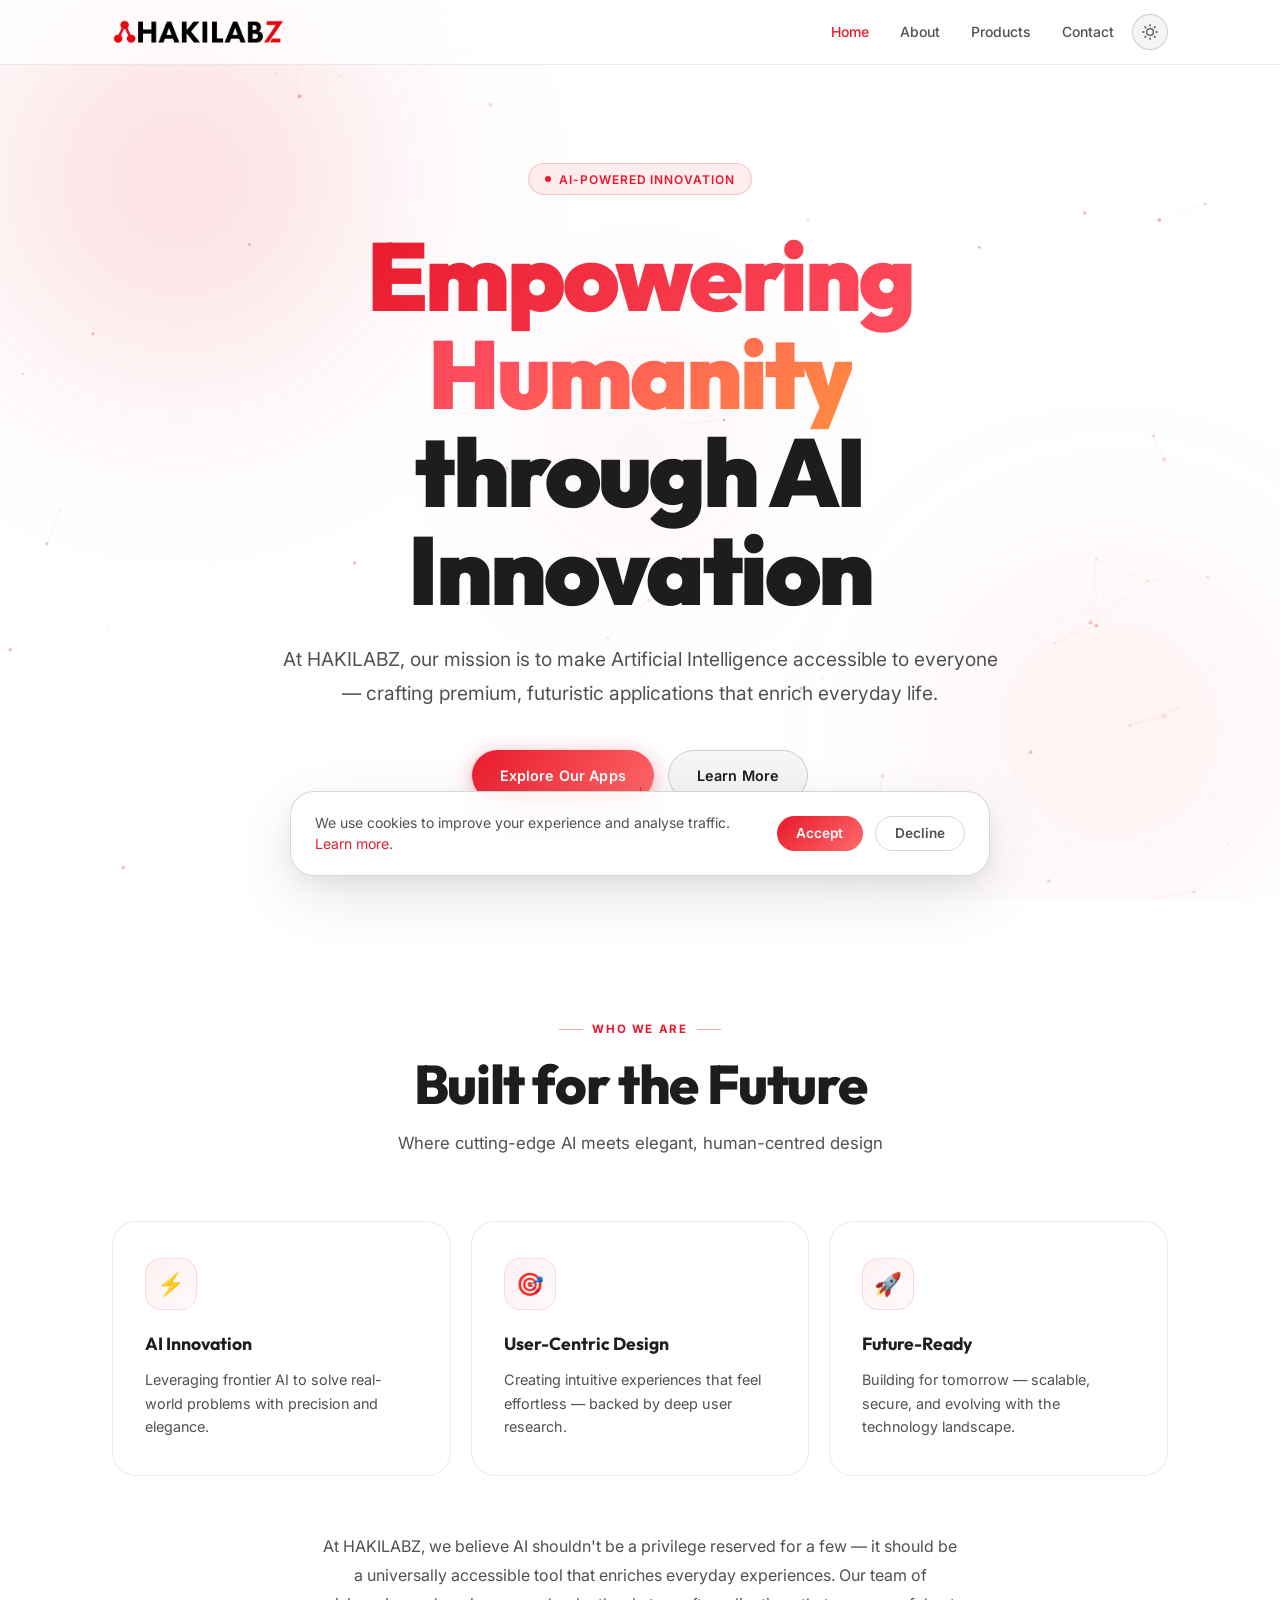
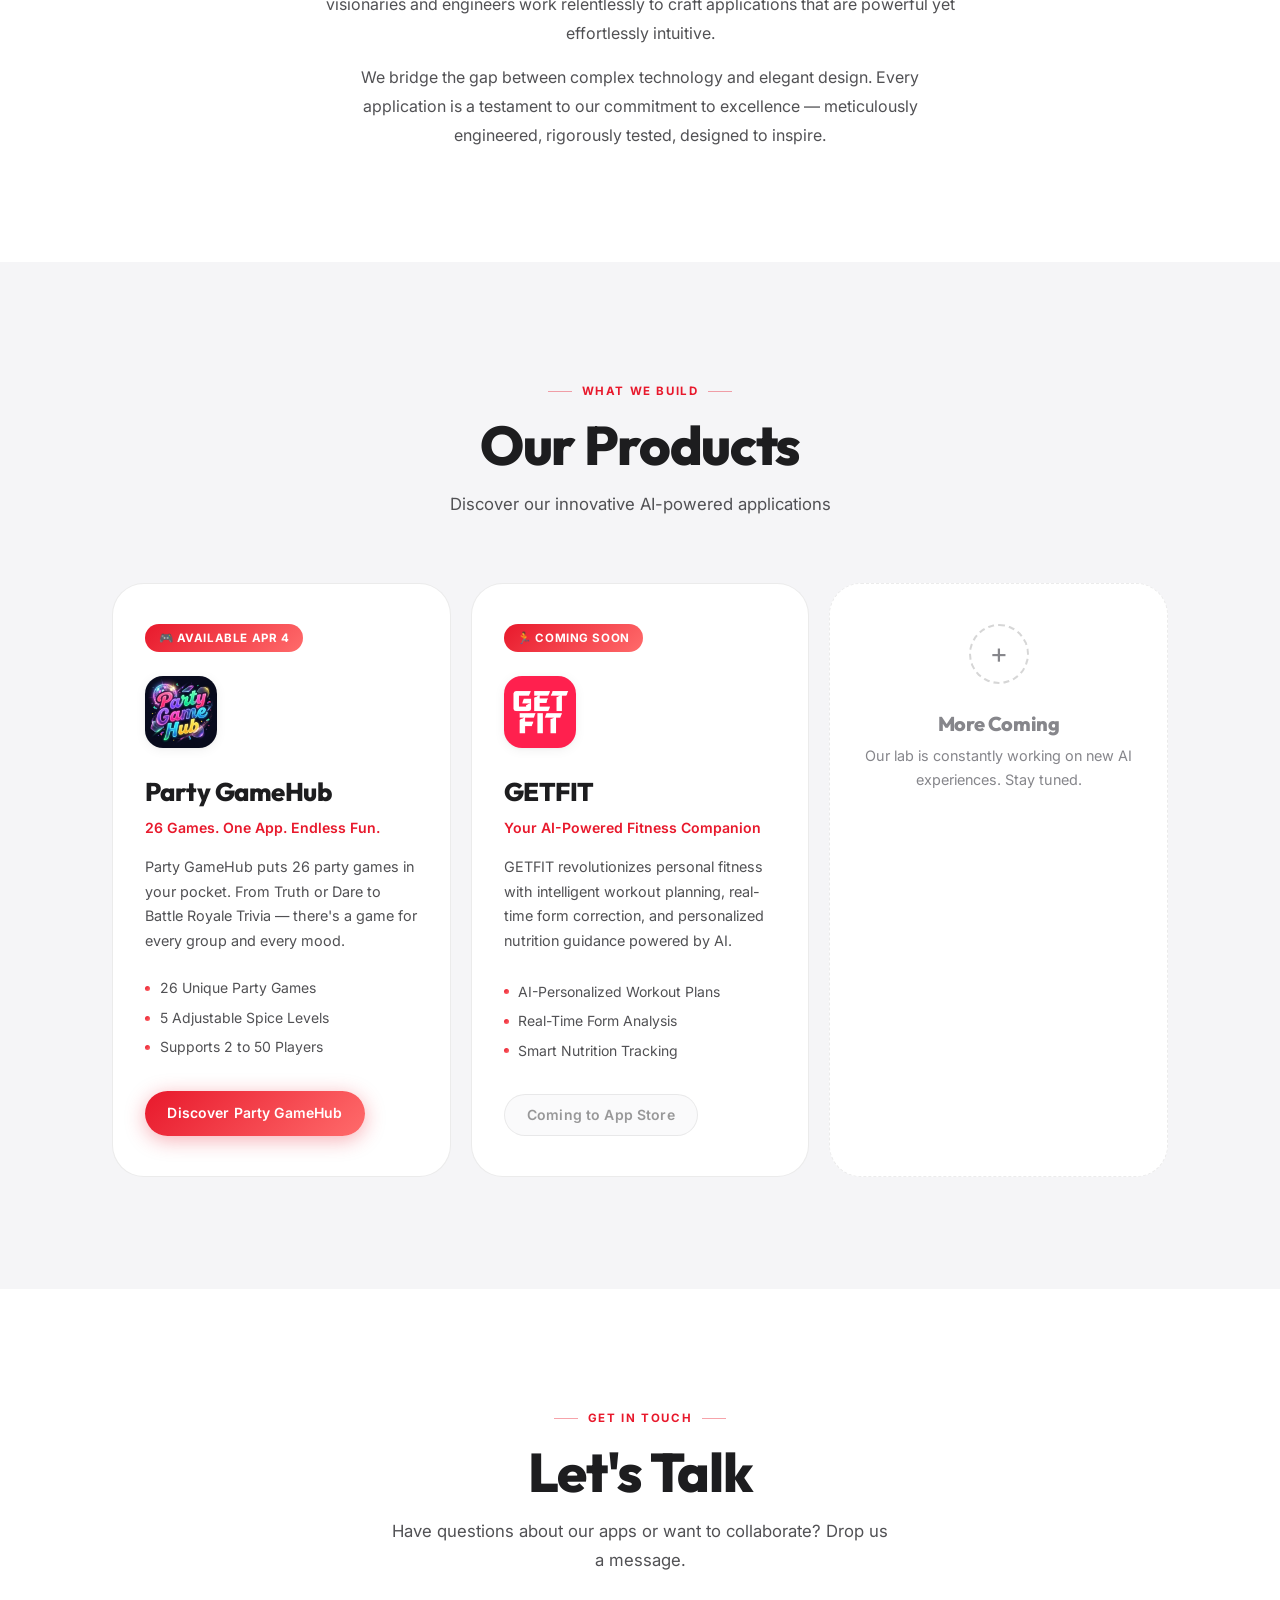
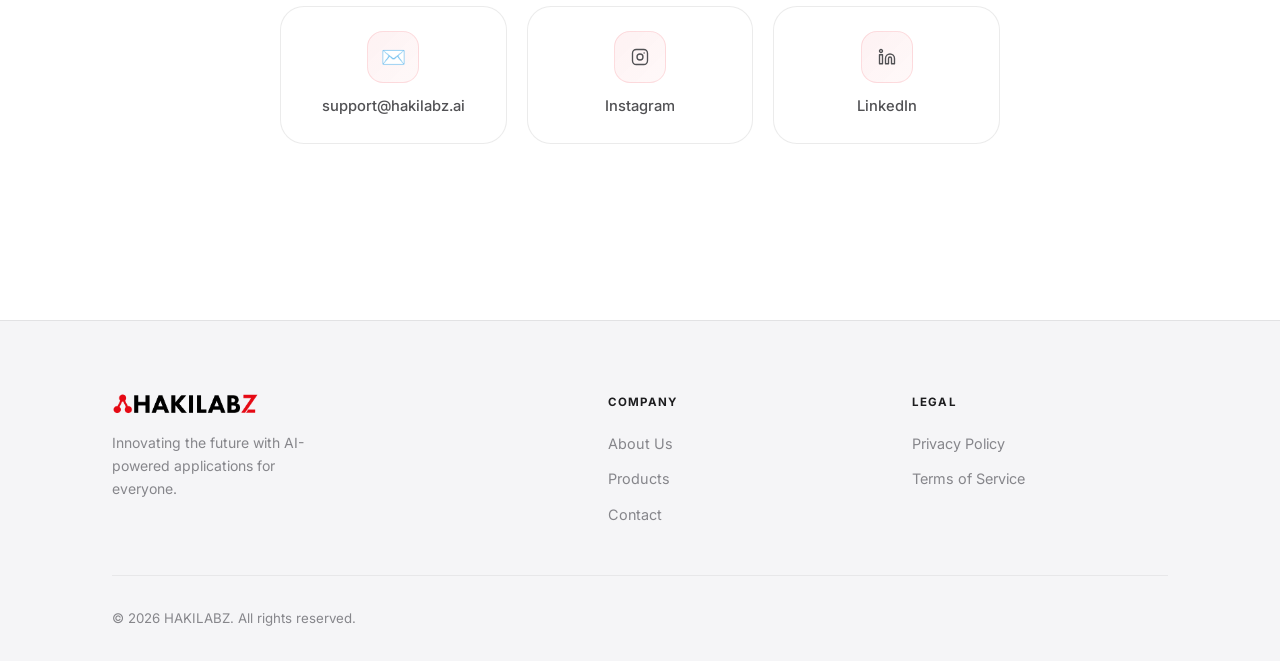
<file: index.html>
<!DOCTYPE html>
<html lang="en" data-theme="light">

<head>
    <meta charset="UTF-8">
    <meta name="viewport" content="width=device-width, initial-scale=1.0">
    <meta name="robots" content="noimageindex, noarchive">
    <meta name="description"
        content="HAKILABZ — AI-Powered Applications. We craft premium, intuitive apps that bring AI to everyone.">
    <meta name="keywords" content="AI, Apps, Artificial Intelligence, HAKILABZ, GETFIT, Party GameHub">
    <meta name="author" content="HAKILABZ">
    <title>HAKILABZ | AI-Powered Applications</title>

    <link rel="preconnect" href="https://fonts.googleapis.com">
    <link rel="preconnect" href="https://fonts.gstatic.com" crossorigin>
    <link
        href="https://fonts.googleapis.com/css2?family=Inter:wght@300;400;500;600;700&family=Outfit:wght@700;800;900&display=swap"
        rel="stylesheet">
    <link rel="stylesheet" href="/assets/css/style.css">
    <link rel="icon" type="image/png" href="/assets/images/favicon.png">

    <meta property="og:type" content="website">
    <meta property="og:url" content="https://hakilabz.ai/">
    <link rel="canonical" href="https://hakilabz.ai/">
    <meta property="og:title" content="HAKILABZ | AI-Powered Applications">
    <meta property="og:description" content="We craft premium, intuitive AI-powered apps for everyone.">
    <meta property="og:image" content="https://hakilabz.ai/assets/images/hakilabz-logo.png">
    <meta name="twitter:card" content="summary_large_image">
    <meta name="twitter:title" content="HAKILABZ | AI-Powered Applications">
    <meta name="twitter:description" content="We craft premium, intuitive AI-powered apps for everyone.">

    <!-- Google Analytics (consent-gated in JS) -->
    <script async src="https://www.googletagmanager.com/gtag/js?id=G-SJQPFG6QYC"></script>
</head>

<body>

    <!-- ── NAV ─────────────────────────────── -->
    <nav class="navbar" id="navbar">
        <div class="container">
            <div class="nav-content">

                <a href="/" class="logo" aria-label="HAKILABZ Home">
                    <img src="/assets/images/hakilabz-logo.png" alt="HAKILABZ" class="logo-img" id="nav-logo">
                </a>

                <ul class="nav-links" id="nav-links">
                    <li><a href="#home">Home</a></li>
                    <li><a href="#about">About</a></li>
                    <li><a href="#products">Products</a></li>
                    <li><a href="#contact">Contact</a></li>
                    <li>
                        <button id="theme-toggle" class="theme-toggle-btn" aria-label="Toggle theme">
                            <svg class="sun-icon" width="16" height="16" viewBox="0 0 24 24" fill="none"
                                stroke="currentColor" stroke-width="2" stroke-linecap="round" stroke-linejoin="round"
                                aria-hidden="true">
                                <circle cx="12" cy="12" r="5" />
                                <line x1="12" y1="1" x2="12" y2="3" />
                                <line x1="12" y1="21" x2="12" y2="23" />
                                <line x1="4.22" y1="4.22" x2="5.64" y2="5.64" />
                                <line x1="18.36" y1="18.36" x2="19.78" y2="19.78" />
                                <line x1="1" y1="12" x2="3" y2="12" />
                                <line x1="21" y1="12" x2="23" y2="12" />
                                <line x1="4.22" y1="19.78" x2="5.64" y2="18.36" />
                                <line x1="18.36" y1="5.64" x2="19.78" y2="4.22" />
                            </svg>
                            <svg class="moon-icon" width="16" height="16" viewBox="0 0 24 24" fill="none"
                                stroke="currentColor" stroke-width="2" stroke-linecap="round" stroke-linejoin="round"
                                aria-hidden="true">
                                <path d="M21 12.79A9 9 0 1 1 11.21 3 7 7 0 0 0 21 12.79z" />
                            </svg>
                        </button>
                    </li>
                </ul>

                <button class="hamburger" id="hamburger-btn" aria-label="Open menu" aria-expanded="false"
                    aria-controls="nav-links">
                    <span></span><span></span><span></span>
                </button>

            </div>
        </div>
    </nav>

    <!-- ── HERO ────────────────────────────── -->
    <section id="home" class="hero">
        <canvas id="hero-canvas" aria-hidden="true"></canvas>
        <div class="hero-orb hero-orb-1" aria-hidden="true"></div>
        <div class="hero-orb hero-orb-2" aria-hidden="true"></div>
        <div class="hero-orb hero-orb-3" aria-hidden="true"></div>

        <div class="container">
            <div class="hero-content">
                <div class="hero-badge">
                    <span class="hero-badge-dot" aria-hidden="true"></span>
                    AI-Powered Innovation
                </div>
                <h1 class="hero-title">
                    <span class="grad-text">Empowering Humanity</span>
                    <br>through AI Innovation
                </h1>
                <p class="hero-sub">
                    At HAKILABZ, our mission is to make Artificial Intelligence accessible to everyone —
                    crafting premium, futuristic applications that enrich everyday life.
                </p>
                <div class="hero-cta">
                    <a href="#products" class="btn btn-primary">Explore Our Apps</a>
                    <a href="#about" class="btn btn-ghost">Learn More</a>
                </div>
            </div>
        </div>

        <div class="scroll-cue" aria-hidden="true">
            <div class="scroll-cue-line"></div>
            <span class="scroll-cue-label">Scroll</span>
        </div>
    </section>

    <!-- ── ABOUT ────────────────────────────── -->
    <section id="about" class="section">
        <div class="container">
            <div class="section-header reveal">
                <div class="section-eyebrow">Who We Are</div>
                <h2 class="section-title">Built for the Future</h2>
                <p class="section-subtitle">Where cutting-edge AI meets elegant, human-centred design</p>
            </div>

            <div class="cards-grid-3">
                <div class="card reveal reveal-delay-1">
                    <div class="card-inner" aria-hidden="true"></div>
                    <div class="card-icon">⚡</div>
                    <h3>AI Innovation</h3>
                    <p>Leveraging frontier AI to solve real-world problems with precision and elegance.</p>
                </div>
                <div class="card reveal reveal-delay-2">
                    <div class="card-inner" aria-hidden="true"></div>
                    <div class="card-icon">🎯</div>
                    <h3>User-Centric Design</h3>
                    <p>Creating intuitive experiences that feel effortless — backed by deep user research.</p>
                </div>
                <div class="card reveal reveal-delay-3">
                    <div class="card-inner" aria-hidden="true"></div>
                    <div class="card-icon">🚀</div>
                    <h3>Future-Ready</h3>
                    <p>Building for tomorrow — scalable, secure, and evolving with the technology landscape.</p>
                </div>
            </div>

            <div class="about-body reveal">
                <p>At HAKILABZ, we believe AI shouldn't be a privilege reserved for a few — it should be a universally
                    accessible tool that enriches everyday experiences. Our team of visionaries and engineers work
                    relentlessly to craft applications that are powerful yet effortlessly intuitive.</p>
                <p>We bridge the gap between complex technology and elegant design. Every application is a testament to
                    our commitment to excellence — meticulously engineered, rigorously tested, designed to inspire.</p>
            </div>
        </div>
    </section>

    <!-- ── PRODUCTS ──────────────────────────── -->
    <section id="products" class="section section-alt">
        <div class="container">
            <div class="section-header reveal">
                <div class="section-eyebrow">What We Build</div>
                <h2 class="section-title">Our Products</h2>
                <p class="section-subtitle">Discover our innovative AI-powered applications</p>
            </div>

            <div class="products-grid">

                <!-- Party GameHub -->
                <div class="product-card reveal reveal-delay-1">
                    <div class="product-card-inner" aria-hidden="true"></div>
                    <div class="p-badge">🎮 Available Apr 4</div>
                    <div class="p-icon">
                        <img loading="lazy" src="/assets/images/partygamehub-icon.jpg" alt="Party GameHub">
                    </div>
                    <div class="p-name">Party GameHub</div>
                    <div class="p-tagline">26 Games. One App. Endless Fun.</div>
                    <p class="p-desc">Party GameHub puts 26 party games in your pocket. From Truth or Dare to Battle
                        Royale Trivia — there's a game for every group and every mood.</p>
                    <div class="p-features">
                        <div class="p-feature"><span class="p-feature-dot"></span>26 Unique Party Games</div>
                        <div class="p-feature"><span class="p-feature-dot"></span>5 Adjustable Spice Levels</div>
                        <div class="p-feature"><span class="p-feature-dot"></span>Supports 2 to 50 Players</div>
                    </div>
                    <div class="p-cta">
                        <a href="/partygamehub/" class="btn btn-primary">Discover Party GameHub</a>
                    </div>
                </div>

                <!-- GETFIT -->
                <div class="product-card reveal reveal-delay-2">
                    <div class="product-card-inner" aria-hidden="true"></div>
                    <div class="p-badge">🏃 Coming Soon</div>
                    <div class="p-icon">
                        <img loading="lazy" src="/assets/images/getfit-logo.png" alt="GETFIT">
                    </div>
                    <div class="p-name">GETFIT</div>
                    <div class="p-tagline">Your AI-Powered Fitness Companion</div>
                    <p class="p-desc">GETFIT revolutionizes personal fitness with intelligent workout planning,
                        real-time form correction, and personalized nutrition guidance powered by AI.</p>
                    <div class="p-features">
                        <div class="p-feature"><span class="p-feature-dot"></span>AI-Personalized Workout Plans</div>
                        <div class="p-feature"><span class="p-feature-dot"></span>Real-Time Form Analysis</div>
                        <div class="p-feature"><span class="p-feature-dot"></span>Smart Nutrition Tracking</div>
                    </div>
                    <div class="p-cta">
                        <button class="btn btn-ghost" disabled>Coming to App Store</button>
                    </div>
                </div>

                <!-- Coming Soon -->
                <div class="product-card product-card-empty reveal reveal-delay-3">
                    <div class="product-card-inner" aria-hidden="true"></div>
                    <div class="empty-plus" aria-hidden="true">+</div>
                    <div class="p-name" style="color:var(--text-3);font-size:1.25rem;">More Coming</div>
                    <p class="p-desc" style="color:var(--text-3);">Our lab is constantly working on new AI experiences.
                        Stay tuned.</p>
                </div>

            </div>
        </div>
    </section>

    <!-- ── CONTACT ───────────────────────────── -->
    <section id="contact" class="section">
        <div class="container">
            <div class="section-header reveal" style="text-align:center;">
                <div class="section-eyebrow">Get in Touch</div>
                <h2 class="section-title">Let's Talk</h2>
                <p class="section-subtitle">Have questions about our apps or want to collaborate? Drop us a message.</p>
                <div class="contact-links" style="margin-top:2rem;">
                    <a href="mailto:support@hakilabz.ai" class="contact-link">
                        <div class="contact-link-icon" aria-hidden="true">✉️</div>
                        support@hakilabz.ai
                    </a>
                    <a href="#" class="contact-link" aria-label="HAKILABZ on Instagram" rel="noopener noreferrer">
                        <div class="contact-link-icon" aria-hidden="true">
                            <svg width="18" height="18" viewBox="0 0 24 24" fill="none" stroke="currentColor"
                                stroke-width="1.8" stroke-linecap="round" stroke-linejoin="round">
                                <rect x="2" y="2" width="20" height="20" rx="5" ry="5" />
                                <circle cx="12" cy="12" r="4" />
                                <circle cx="17.5" cy="6.5" r="1" fill="currentColor" stroke="none" />
                            </svg>
                        </div>
                        Instagram
                    </a>
                    <a href="https://www.linkedin.com/company/hakilabz/" class="contact-link"
                        aria-label="HAKILABZ on LinkedIn" target="_blank" rel="noopener noreferrer">
                        <div class="contact-link-icon" aria-hidden="true">
                            <svg width="18" height="18" viewBox="0 0 24 24" fill="none" stroke="currentColor"
                                stroke-width="1.8" stroke-linecap="round" stroke-linejoin="round">
                                <path
                                    d="M16 8a6 6 0 0 1 6 6v7h-4v-7a2 2 0 0 0-2-2 2 2 0 0 0-2 2v7h-4v-7a6 6 0 0 1 6-6z" />
                                <rect x="2" y="9" width="4" height="12" />
                                <circle cx="4" cy="4" r="2" />
                            </svg>
                        </div>
                        LinkedIn
                    </a>
                </div>
            </div>
        </div>
    </section>

    <!-- ── FOOTER ────────────────────────────── -->
    <footer>
        <div class="container">
            <div class="footer-grid">
                <div class="footer-brand">
                    <img loading="lazy" src="/assets/images/hakilabz-logo.png" alt="HAKILABZ" class="logo-img">
                    <p>Innovating the future with AI-powered applications for everyone.</p>
                </div>
                <div class="footer-col">
                    <h4>Company</h4>
                    <ul>
                        <li><a href="#about">About Us</a></li>
                        <li><a href="#products">Products</a></li>
                        <li><a href="#contact">Contact</a></li>
                    </ul>
                </div>
                <div class="footer-col">
                    <h4>Legal</h4>
                    <ul>
                        <li><a href="/privacy/">Privacy Policy</a></li>
                        <li><a href="/terms/">Terms of Service</a></li>
                    </ul>
                </div>
            </div>
            <div class="footer-bottom">
                <p>&copy; 2026 HAKILABZ. All rights reserved.</p>
            </div>
        </div>
    </footer>

    <!-- Cookie Banner -->
    <div class="cookie-banner" id="cookie-banner" role="dialog" aria-label="Cookie consent">
        <p>We use cookies to improve your experience and analyse traffic. <a href="/privacy/">Learn more</a>.</p>
        <div class="cookie-buttons">
            <button class="btn-accept" id="cookie-accept">Accept</button>
            <button class="btn-decline" id="cookie-decline">Decline</button>
        </div>
    </div>

    <script src="/assets/js/script.js"></script>
</body>

</html>
</file>
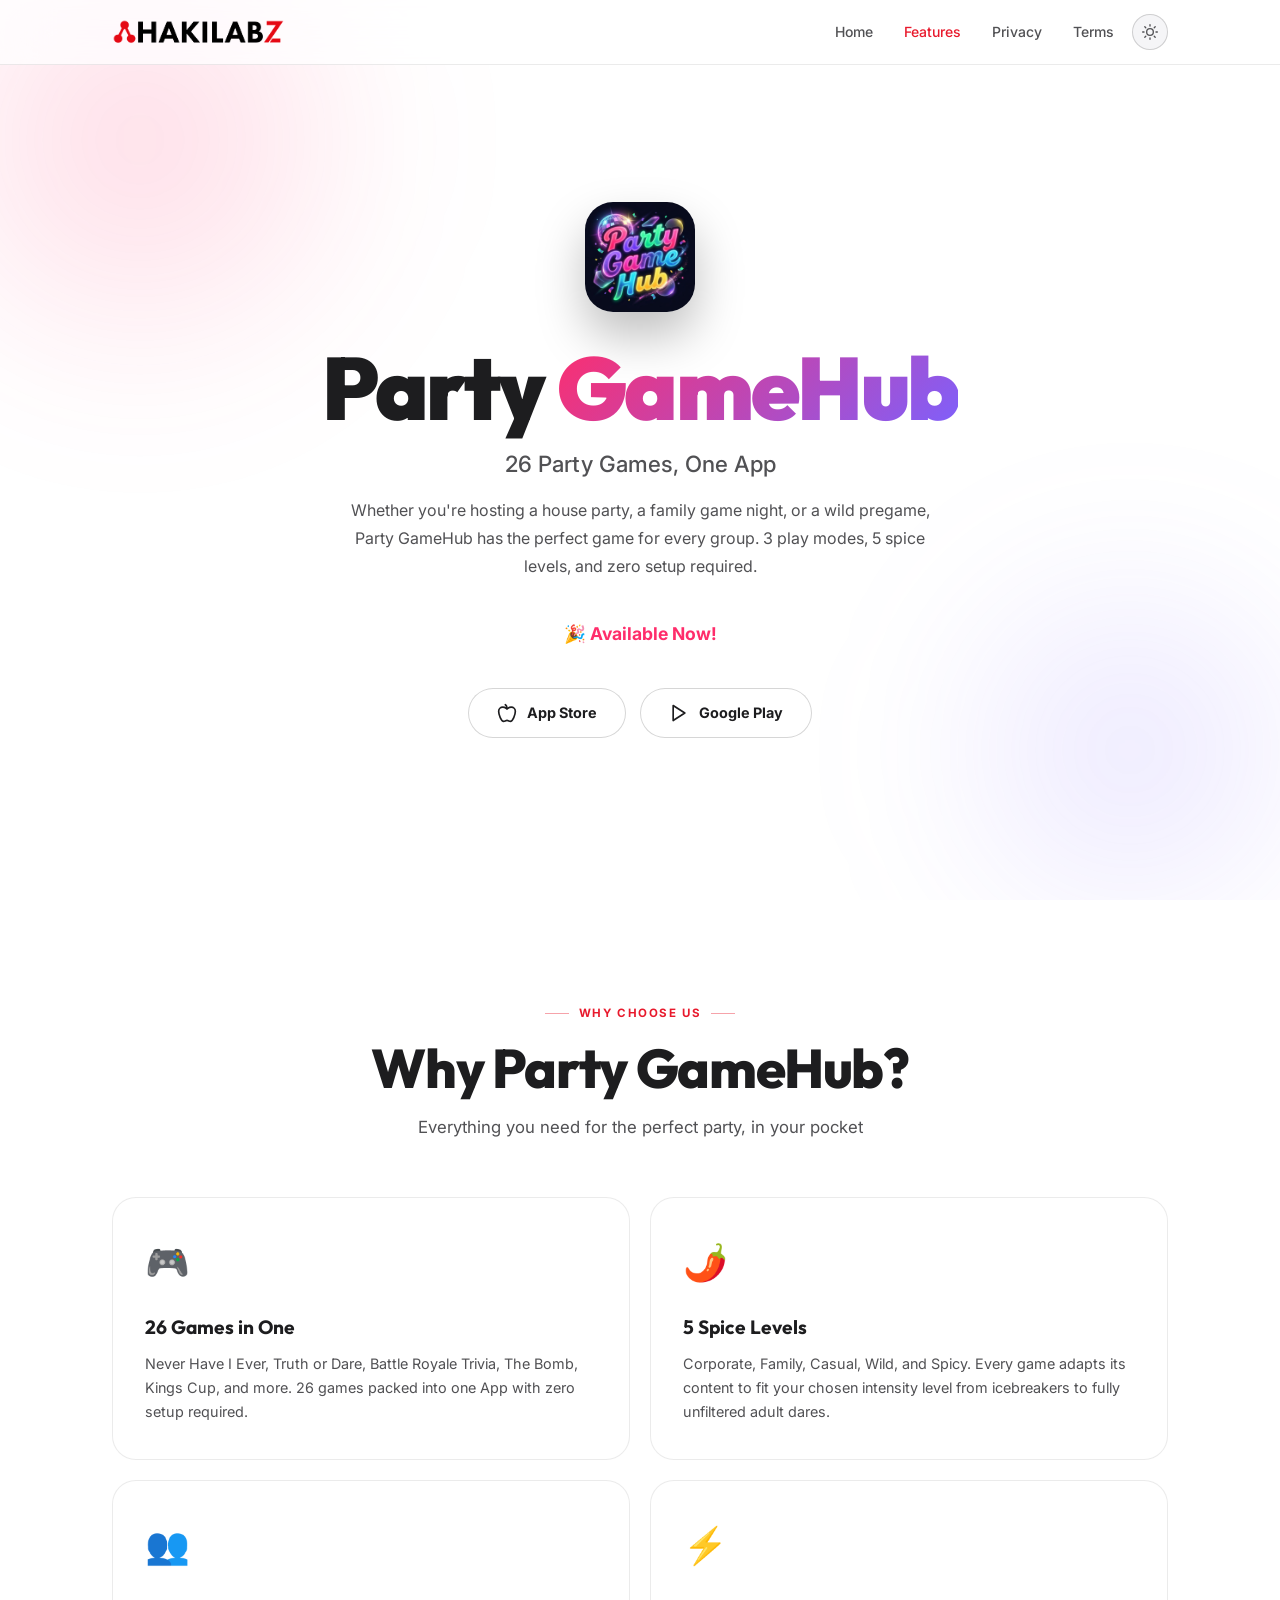
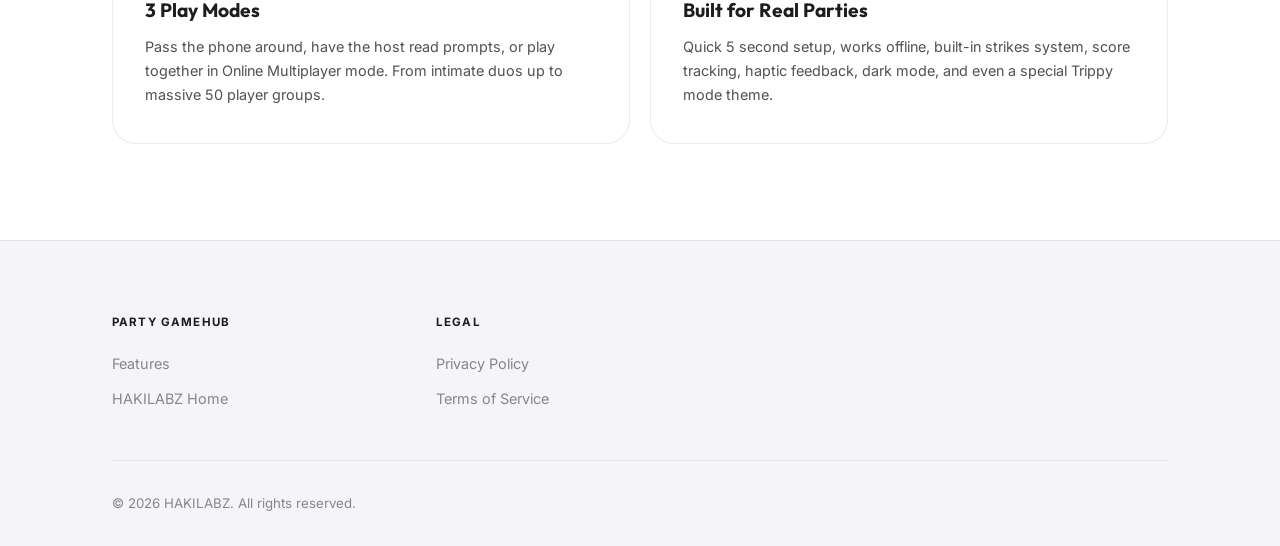
<file: partygamehub/index.html>
<!DOCTYPE html>
<html lang="en" data-theme="light">

<head>
    <meta charset="UTF-8">
    <meta name="viewport" content="width=device-width, initial-scale=1.0">
    <meta name="robots" content="noimageindex, noarchive">
    <meta name="description"
        content="26 party games in one app! Truth or Dare, Never Have I Ever, Trivia & more. Play on one phone or online. 5 spice levels from family to wild! Available April 4, 2026.">
    <meta name="keywords"
        content="party,games,group,truth,dare,trivia,friends,multiplayer,never,have,ever,would,rather,social,fun">
    <meta name="author" content="HAKILABZ">
    <meta property="og:title" content="Party GameHub | HAKILABZ">
    <meta property="og:description"
        content="26 party games in one app! Truth or Dare, Never Have I Ever, Trivia & more. Available April 4, 2026.">
    <meta property="og:type" content="website">
    <meta property="og:url" content="https://hakilabz.ai/partygamehub/">
    <link rel="canonical" href="https://hakilabz.ai/partygamehub/">
    <meta name="twitter:card" content="summary_large_image">
    <meta name="twitter:title" content="Party GameHub | HAKILABZ">
    <meta name="twitter:description" content="26 party games in one app! Play on one phone or online.">
    <title>Party GameHub | HAKILABZ</title>

    <link rel="preconnect" href="https://fonts.googleapis.com">
    <link rel="preconnect" href="https://fonts.gstatic.com" crossorigin>
    <link
        href="https://fonts.googleapis.com/css2?family=Inter:wght@300;400;500;600;700&family=Outfit:wght@700;800;900&display=swap"
        rel="stylesheet">
    <link rel="stylesheet" href="/assets/css/style.css">
    <link rel="icon" type="image/png" href="/assets/images/favicon.png">
</head>

<body>

    <!-- ── NAV ─────────────────────────────── -->
    <nav class="navbar" id="navbar">
        <div class="container">
            <div class="nav-content">
                <a href="/" class="logo" aria-label="HAKILABZ Home">
                    <img src="/assets/images/hakilabz-logo.png" alt="HAKILABZ" class="logo-img" id="nav-logo">
                </a>

                <ul class="nav-links" id="nav-links">
                    <li><a href="/">Home</a></li>
                    <li><a href="#features">Features</a></li>
                    <li><a href="/partygamehub/privacy/">Privacy</a></li>
                    <li><a href="/partygamehub/terms/">Terms</a></li>
                    <li>
                        <button id="theme-toggle" class="theme-toggle-btn" aria-label="Toggle theme">
                            <svg class="sun-icon" width="16" height="16" viewBox="0 0 24 24" fill="none"
                                stroke="currentColor" stroke-width="2" stroke-linecap="round" stroke-linejoin="round">
                                <circle cx="12" cy="12" r="5" />
                                <line x1="12" y1="1" x2="12" y2="3" />
                                <line x1="12" y1="21" x2="12" y2="23" />
                                <line x1="4.22" y1="4.22" x2="5.64" y2="5.64" />
                                <line x1="18.36" y1="18.36" x2="19.78" y2="19.78" />
                                <line x1="1" y1="12" x2="3" y2="12" />
                                <line x1="21" y1="12" x2="23" y2="12" />
                                <line x1="4.22" y1="19.78" x2="5.64" y2="18.36" />
                                <line x1="18.36" y1="5.64" x2="19.78" y2="4.22" />
                            </svg>
                            <svg class="moon-icon" width="16" height="16" viewBox="0 0 24 24" fill="none"
                                stroke="currentColor" stroke-width="2" stroke-linecap="round" stroke-linejoin="round">
                                <path d="M21 12.79A9 9 0 1 1 11.21 3 7 7 0 0 0 21 12.79z" />
                            </svg>
                        </button>
                    </li>
                </ul>

                <button class="hamburger" id="hamburger-btn" aria-label="Open menu" aria-expanded="false"
                    aria-controls="nav-links">
                    <span></span><span></span><span></span>
                </button>
            </div>
        </div>
    </nav>

    <!-- ── HERO ────────────────────────────── -->
    <section class="pgh-hero">
        <div class="pgh-hero-bg">
            <div class="pgh-orb-1" aria-hidden="true"></div>
            <div class="pgh-orb-2" aria-hidden="true"></div>
        </div>
        <div class="container">
            <div class="pgh-hero-content">
                <img src="/assets/images/partygamehub-icon.jpg" alt="Party GameHub App Icon" class="pgh-app-icon">
                <h1 class="pgh-title">Party <span class="pgh-grad-text">GameHub</span></h1>
                <p class="pgh-subtitle">26 Party Games, One App</p>
                <p class="pgh-desc">Whether you're hosting a house party, a family game night, or a wild pregame, Party GameHub has the perfect game for every group. 3 play modes, 5 spice levels, and zero setup required.</p>

                <!-- Countdown to April 4 -->
                <div class="pgh-countdown">
                    <span class="countdown-label">🚀 Available in</span>
                    <div class="countdown-block">
                        <span class="countdown-num" id="cd-days">20</span>
                        <span class="countdown-unit">Days</span>
                    </div>
                    <span class="countdown-sep" aria-hidden="true">:</span>
                    <div class="countdown-block">
                        <span class="countdown-num" id="cd-hours">00</span>
                        <span class="countdown-unit">Hours</span>
                    </div>
                    <span class="countdown-sep" aria-hidden="true">:</span>
                    <div class="countdown-block">
                        <span class="countdown-num" id="cd-mins">00</span>
                        <span class="countdown-unit">Mins</span>
                    </div>
                    <span class="countdown-sep" aria-hidden="true">:</span>
                    <div class="countdown-block">
                        <span class="countdown-num" id="cd-secs">00</span>
                        <span class="countdown-unit">Secs</span>
                    </div>
                </div>

                <div class="pgh-store-buttons">
                    <button class="store-btn" onclick="showComing('App Store')">
                        <svg viewBox="0 0 24 24" width="20" height="20" fill="none" stroke="currentColor"
                            stroke-width="2" stroke-linecap="round" stroke-linejoin="round" aria-hidden="true">
                            <path
                                d="M12 20.94c1.5 0 2.75 1.06 4 1.06 3 0 6-8 6-12.22A4.91 4.91 0 0 0 17 5c-2.22 0-4 1.44-5 2-1-.56-2.78-2-5-2a4.9 4.9 0 0 0-5 4.78C2 14 5 22 8 22c1.25 0 2.5-1.06 4-1.06Z" />
                            <path d="M10 2c1 .5 2 2 2 5" />
                        </svg>
                        App Store
                    </button>
                    <button class="store-btn" onclick="showComing('Google Play')">
                        <svg viewBox="0 0 24 24" width="20" height="20" fill="none" stroke="currentColor"
                            stroke-width="2" stroke-linecap="round" stroke-linejoin="round" aria-hidden="true">
                            <polygon points="5 3 19 12 5 21 5 3" />
                        </svg>
                        Google Play
                    </button>
                </div>
            </div>
        </div>
    </section>

    <!-- ── FEATURES ──────────────────────────── -->
    <section id="features" class="pgh-features section">
        <div class="container">
            <div class="section-header reveal">
                <div class="section-eyebrow">Why Choose Us</div>
                <h2 class="section-title">Why Party GameHub?</h2>
                <p class="section-subtitle">Everything you need for the perfect party, in your pocket</p>
            </div>

            <div class="cards-grid-2">
                <div class="pgh-card reveal reveal-delay-1">
                    <div class="pgh-card-inner" aria-hidden="true"></div>
                    <span class="pgh-feature-icon">🎮</span>
                    <div class="pgh-feature-title">26 Games in One</div>
                    <p class="pgh-feature-desc">Never Have I Ever, Truth or Dare, Battle Royale Trivia, The Bomb, Kings Cup, and more. 26 games packed into one App with zero setup required.</p>
                </div>
                <div class="pgh-card reveal reveal-delay-2">
                    <div class="pgh-card-inner" aria-hidden="true"></div>
                    <span class="pgh-feature-icon">🌶️</span>
                    <div class="pgh-feature-title">5 Spice Levels</div>
                    <p class="pgh-feature-desc">Corporate, Family, Casual, Wild, and Spicy. Every game adapts its
                        content to fit your chosen intensity level from icebreakers to fully unfiltered adult dares.</p>
                </div>
                <div class="pgh-card reveal reveal-delay-1">
                    <div class="pgh-card-inner" aria-hidden="true"></div>
                    <span class="pgh-feature-icon">👥</span>
                    <div class="pgh-feature-title">3 Play Modes</div>
                    <p class="pgh-feature-desc">Pass the phone around, have the host read prompts, or play together in Online Multiplayer mode. From intimate duos up to massive 50 player groups.</p>
                </div>
                <div class="pgh-card reveal reveal-delay-2">
                    <div class="pgh-card-inner" aria-hidden="true"></div>
                    <span class="pgh-feature-icon">⚡</span>
                    <div class="pgh-feature-title">Built for Real Parties</div>
                    <p class="pgh-feature-desc">Quick 5 second setup, works offline, built-in strikes system, score tracking, haptic feedback, dark mode, and even a special Trippy mode theme.</p>
                </div>
            </div>
        </div>
    </section>

    <!-- ── FOOTER ────────────────────────────── -->
    <footer>
        <div class="container">
            <div class="footer-grid" style="grid-template-columns: 1fr 1fr; max-width: 600px;">
                <div class="footer-col">
                    <h4>Party GameHub</h4>
                    <ul>
                        <li><a href="#features">Features</a></li>
                        <li><a href="/">HAKILABZ Home</a></li>
                    </ul>
                </div>
                <div class="footer-col">
                    <h4>Legal</h4>
                    <ul>
                        <li><a href="/partygamehub/privacy/">Privacy Policy</a></li>
                        <li><a href="/partygamehub/terms/">Terms of Service</a></li>
                    </ul>
                </div>
            </div>
            <div class="footer-bottom">
                <p>&copy; 2026 HAKILABZ. All rights reserved.</p>
            </div>
        </div>
    </footer>

    <script src="/assets/js/script.js"></script>
    <script>
        // Countdown to April 4, 2026 midnight UTC
        function updateCountdown() {
            const target = new Date('2026-04-04T00:00:00Z');
            const now = new Date();
            const diff = target - now;
            if (diff <= 0) {
                document.querySelector('.pgh-countdown').innerHTML = '<span style="color:var(--pgh-pink);font-weight:700;font-size:1.1rem">🎉 Available Now!</span>';
                return;
            }
            const d = Math.floor(diff / 86400000);
            const h = Math.floor((diff % 86400000) / 3600000);
            const m = Math.floor((diff % 3600000) / 60000);
            const s = Math.floor((diff % 60000) / 1000);
            document.getElementById('cd-days').textContent = String(d).padStart(2, '0');
            document.getElementById('cd-hours').textContent = String(h).padStart(2, '0');
            document.getElementById('cd-mins').textContent = String(m).padStart(2, '0');
            document.getElementById('cd-secs').textContent = String(s).padStart(2, '0');
        }
        updateCountdown();
        setInterval(updateCountdown, 1000);

        function showComing(store) {
            alert(`Party GameHub is coming to ${store} on April 4, 2026! Stay tuned.`);
        }
    </script>
</body>

</html>
</file>
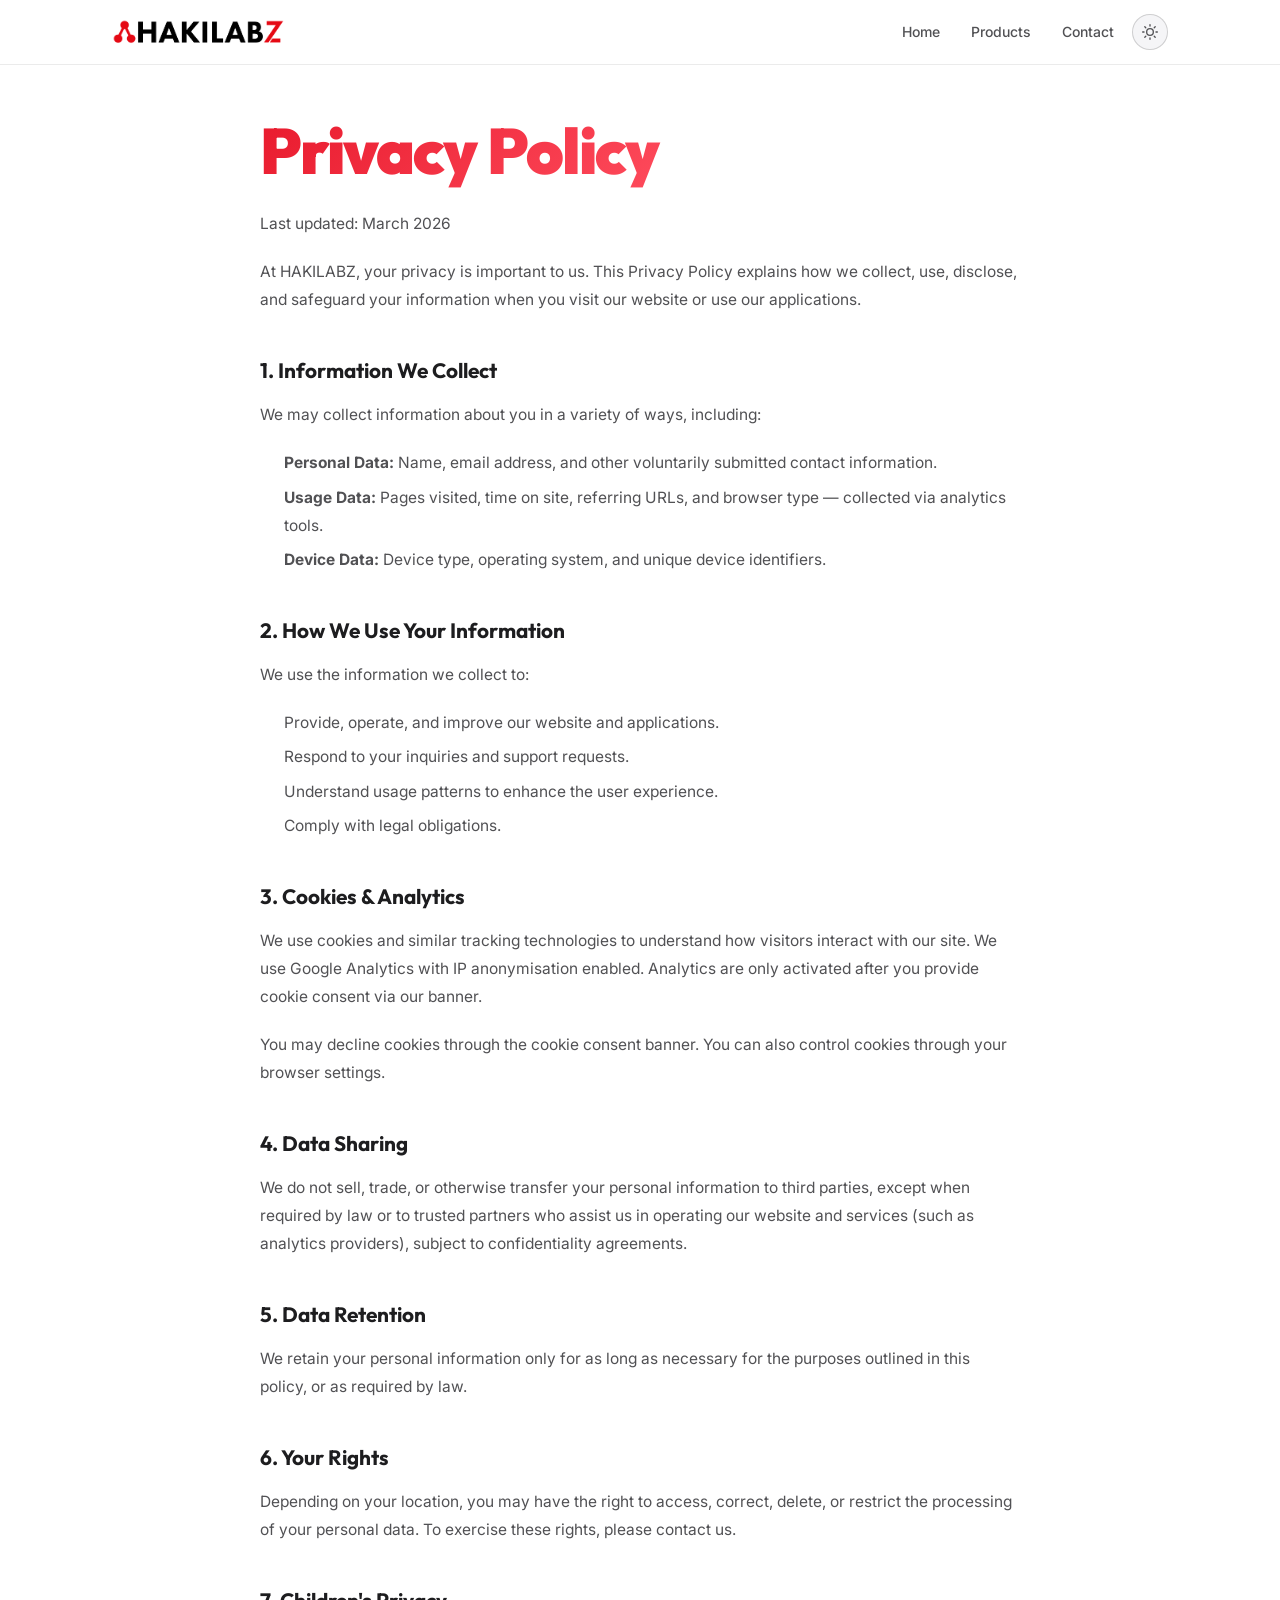
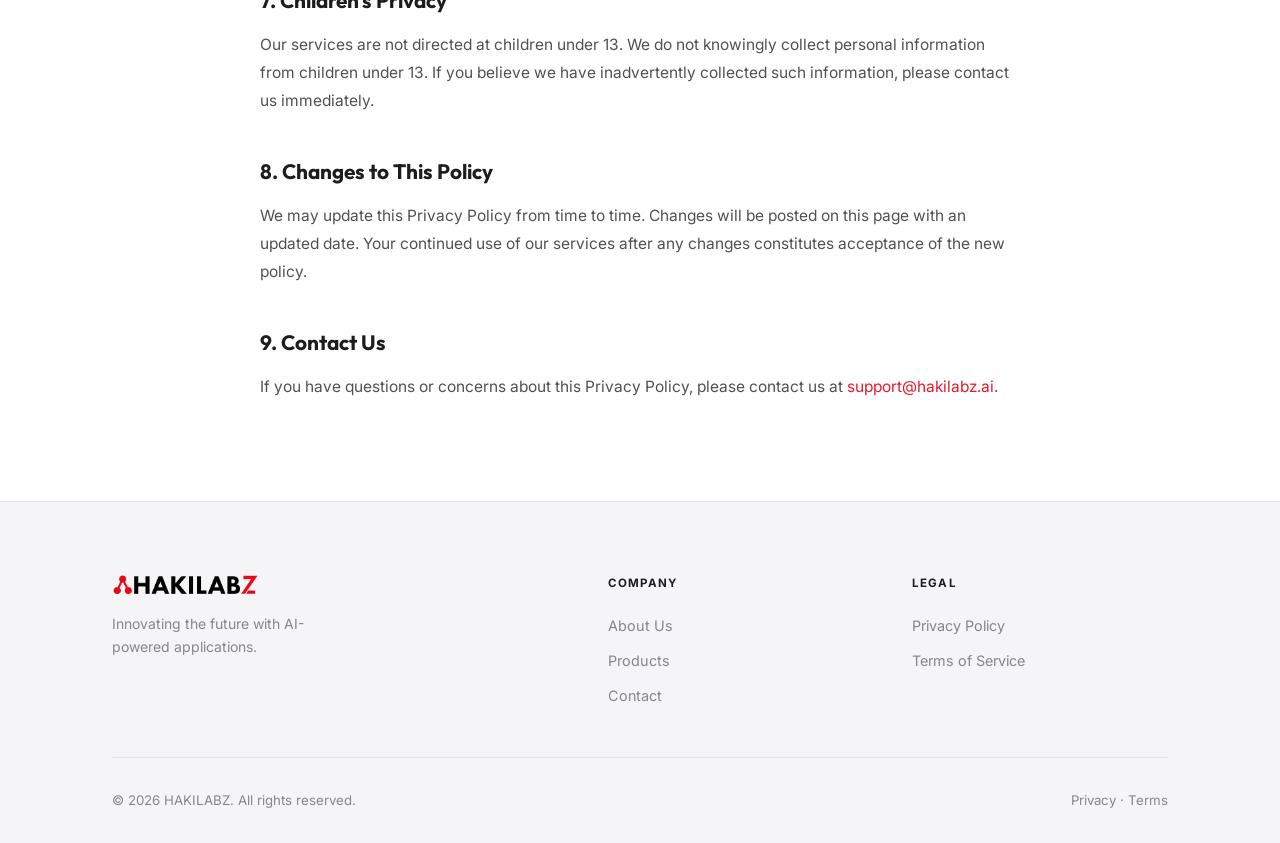
<file: privacy/index.html>
<!DOCTYPE html>
<html lang="en" data-theme="light">

<head>
    <meta charset="UTF-8">
    <meta name="viewport" content="width=device-width, initial-scale=1.0">
    <meta name="robots" content="noimageindex, noarchive">
    <meta name="description" content="HAKILABZ Privacy Policy — how we collect, use, and protect your data.">
    <link rel="canonical" href="https://hakilabz.ai/privacy/">
    <title>Privacy Policy | HAKILABZ</title>
    <link rel="preconnect" href="https://fonts.googleapis.com">
    <link rel="preconnect" href="https://fonts.gstatic.com" crossorigin>
    <link
        href="https://fonts.googleapis.com/css2?family=Inter:wght@300;400;500;600;700&family=Outfit:wght@700;800;900&display=swap"
        rel="stylesheet">
    <link rel="stylesheet" href="/assets/css/style.css">
    <link rel="icon" type="image/png" href="/assets/images/favicon.png">
    <style>
        .legal-page {
            padding: 100px 0 80px;
        }

        .legal-page .legal-inner {
            max-width: 760px;
            margin: 0 auto;
        }

        .legal-page h1 {
            font-family: 'Outfit', sans-serif;
            font-size: clamp(2.5rem, 6vw, 4rem);
            font-weight: 900;
            letter-spacing: -0.03em;
            background: var(--grad-text);
            -webkit-background-clip: text;
            -webkit-text-fill-color: transparent;
            background-clip: text;
            margin-bottom: 0.5rem;
        }

        .legal-meta {
            font-size: 0.85rem;
            color: var(--text-3);
            margin-bottom: 3rem;
        }

        .legal-page h2 {
            font-family: 'Outfit', sans-serif;
            font-size: 1.3rem;
            font-weight: 700;
            color: var(--text-1);
            margin-top: 2.5rem;
            margin-bottom: 0.875rem;
        }

        .legal-page p {
            color: var(--text-2);
            line-height: 1.8;
            margin-bottom: 1.25rem;
            font-size: 0.97rem;
        }

        .legal-page ul {
            color: var(--text-2);
            line-height: 1.8;
            margin-bottom: 1.25rem;
            padding-left: 1.5rem;
            font-size: 0.97rem;
        }

        .legal-page a {
            color: var(--red);
        }

        .legal-page li {
            margin-bottom: 0.4rem;
        }
    </style>
</head>

<body>

    <nav class="navbar" id="navbar">
        <div class="container">
            <div class="nav-content">
                <a href="/" class="logo" aria-label="HAKILABZ Home">
                    <img src="/assets/images/hakilabz-logo.png" alt="HAKILABZ" class="logo-img" id="nav-logo">
                </a>
                <ul class="nav-links" id="nav-links">
                    <li><a href="/">Home</a></li>
                    <li><a href="/#products">Products</a></li>
                    <li><a href="/#contact">Contact</a></li>
                    <li>
                        <button id="theme-toggle" class="theme-toggle-btn" aria-label="Toggle theme">
                            <svg class="sun-icon" width="16" height="16" viewBox="0 0 24 24" fill="none"
                                stroke="currentColor" stroke-width="2" stroke-linecap="round" stroke-linejoin="round">
                                <circle cx="12" cy="12" r="5" />
                                <line x1="12" y1="1" x2="12" y2="3" />
                                <line x1="12" y1="21" x2="12" y2="23" />
                                <line x1="4.22" y1="4.22" x2="5.64" y2="5.64" />
                                <line x1="18.36" y1="18.36" x2="19.78" y2="19.78" />
                                <line x1="1" y1="12" x2="3" y2="12" />
                                <line x1="21" y1="12" x2="23" y2="12" />
                                <line x1="4.22" y1="19.78" x2="5.64" y2="18.36" />
                                <line x1="18.36" y1="5.64" x2="19.78" y2="4.22" />
                            </svg>
                            <svg class="moon-icon" width="16" height="16" viewBox="0 0 24 24" fill="none"
                                stroke="currentColor" stroke-width="2" stroke-linecap="round" stroke-linejoin="round">
                                <path d="M21 12.79A9 9 0 1 1 11.21 3 7 7 0 0 0 21 12.79z" />
                            </svg>
                        </button>
                    </li>
                </ul>
                <button class="hamburger" id="hamburger-btn" aria-label="Open menu" aria-expanded="false"
                    aria-controls="nav-links">
                    <span></span><span></span><span></span>
                </button>
            </div>
        </div>
    </nav>

    <main class="legal-page">
        <div class="container">
            <div class="legal-inner">
                <h1>Privacy Policy</h1>
                <p class="legal-meta">Last updated: March 2026</p>

                <p>At HAKILABZ, your privacy is important to us. This Privacy Policy explains how we collect, use,
                    disclose, and safeguard your information when you visit our website or use our applications.</p>

                <h2>1. Information We Collect</h2>
                <p>We may collect information about you in a variety of ways, including:</p>
                <ul>
                    <li><strong>Personal Data:</strong> Name, email address, and other voluntarily submitted contact
                        information.</li>
                    <li><strong>Usage Data:</strong> Pages visited, time on site, referring URLs, and browser type —
                        collected via analytics tools.</li>
                    <li><strong>Device Data:</strong> Device type, operating system, and unique device identifiers.</li>
                </ul>

                <h2>2. How We Use Your Information</h2>
                <p>We use the information we collect to:</p>
                <ul>
                    <li>Provide, operate, and improve our website and applications.</li>
                    <li>Respond to your inquiries and support requests.</li>
                    <li>Understand usage patterns to enhance the user experience.</li>
                    <li>Comply with legal obligations.</li>
                </ul>

                <h2>3. Cookies & Analytics</h2>
                <p>We use cookies and similar tracking technologies to understand how visitors interact with our site.
                    We use Google Analytics with IP anonymisation enabled. Analytics are only activated after you
                    provide cookie consent via our banner.</p>
                <p>You may decline cookies through the cookie consent banner. You can also control cookies through your
                    browser settings.</p>

                <h2>4. Data Sharing</h2>
                <p>We do not sell, trade, or otherwise transfer your personal information to third parties, except when
                    required by law or to trusted partners who assist us in operating our website and services (such as
                    analytics providers), subject to confidentiality agreements.</p>

                <h2>5. Data Retention</h2>
                <p>We retain your personal information only for as long as necessary for the purposes outlined in this
                    policy, or as required by law.</p>

                <h2>6. Your Rights</h2>
                <p>Depending on your location, you may have the right to access, correct, delete, or restrict the
                    processing of your personal data. To exercise these rights, please contact us.</p>

                <h2>7. Children's Privacy</h2>
                <p>Our services are not directed at children under 13. We do not knowingly collect personal information
                    from children under 13. If you believe we have inadvertently collected such information, please
                    contact us immediately.</p>

                <h2>8. Changes to This Policy</h2>
                <p>We may update this Privacy Policy from time to time. Changes will be posted on this page with an
                    updated date. Your continued use of our services after any changes constitutes acceptance of the new
                    policy.</p>

                <h2>9. Contact Us</h2>
                <p>If you have questions or concerns about this Privacy Policy, please contact us at <a
                        href="mailto:support@hakilabz.ai">support@hakilabz.ai</a>.</p>
            </div>
        </div>
    </main>

    <footer>
        <div class="container">
            <div class="footer-grid">
                <div class="footer-brand">
                    <img loading="lazy" src="/assets/images/hakilabz-logo.png" alt="HAKILABZ" class="logo-img">
                    <p>Innovating the future with AI-powered applications.</p>
                </div>
                <div class="footer-col">
                    <h4>Company</h4>
                    <ul>
                        <li><a href="/#about">About Us</a></li>
                        <li><a href="/#products">Products</a></li>
                        <li><a href="/#contact">Contact</a></li>
                    </ul>
                </div>
                <div class="footer-col">
                    <h4>Legal</h4>
                    <ul>
                        <li><a href="/privacy/">Privacy Policy</a></li>
                        <li><a href="/terms/">Terms of Service</a></li>
                    </ul>
                </div>
            </div>
            <div class="footer-bottom">
                <p>&copy; 2026 HAKILABZ. All rights reserved.</p>
                <p><a href="/privacy/">Privacy</a> &middot; <a href="/terms/">Terms</a></p>
            </div>
        </div>
    </footer>

    <script src="/assets/js/script.js"></script>
</body>

</html>
</file>
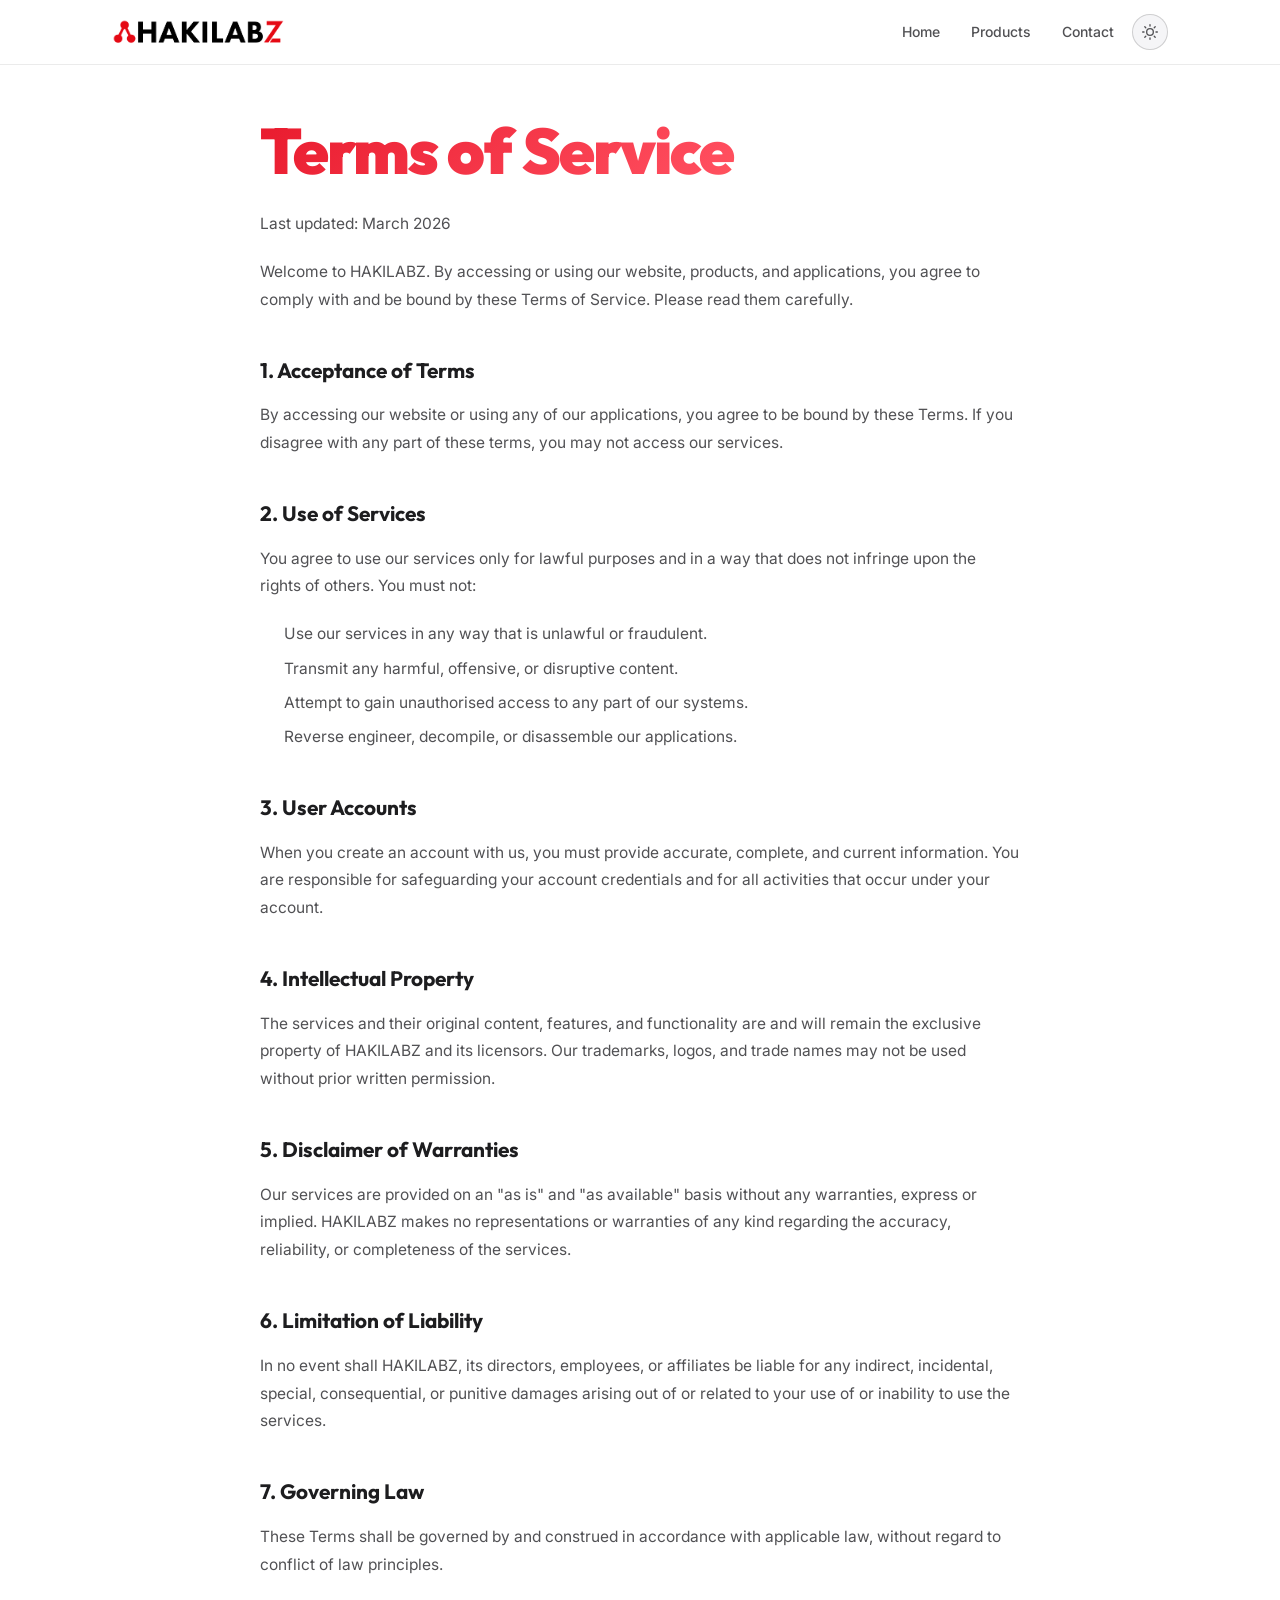
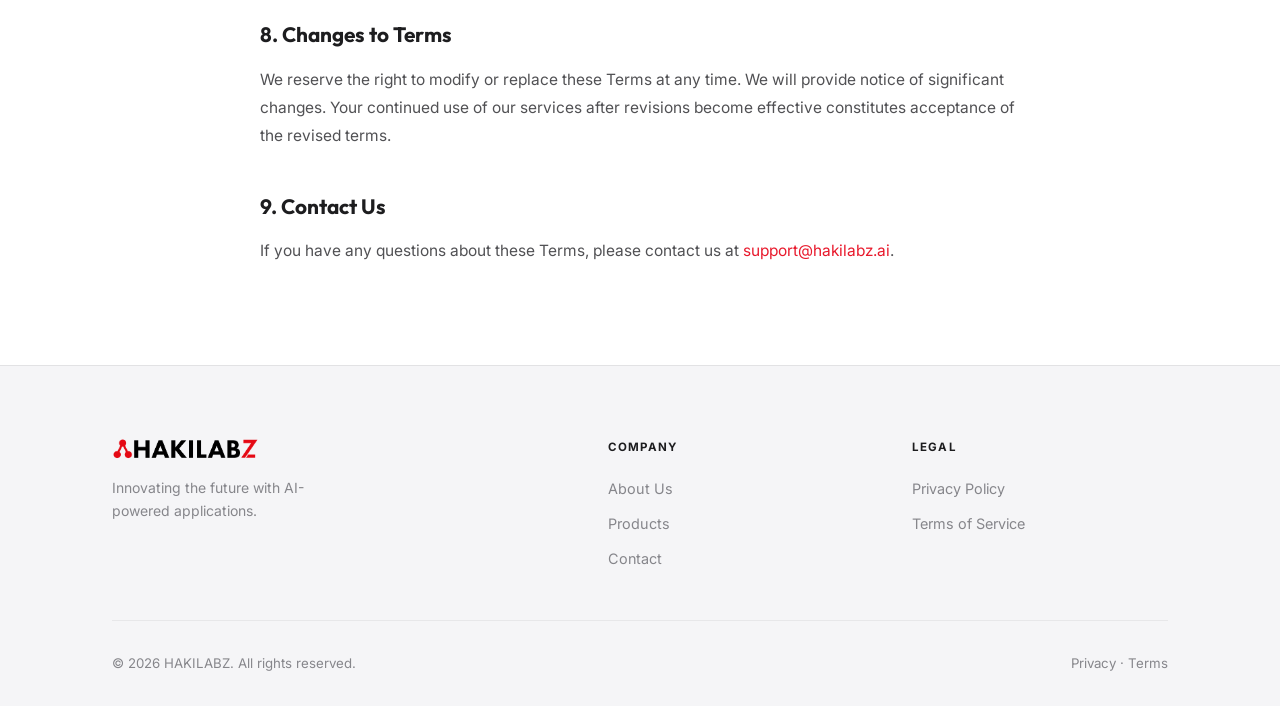
<file: terms/index.html>
<!DOCTYPE html>
<html lang="en" data-theme="light">

<head>
    <meta charset="UTF-8">
    <meta name="viewport" content="width=device-width, initial-scale=1.0">
    <meta name="robots" content="noimageindex, noarchive">
    <meta name="description" content="HAKILABZ Terms of Service — the rules and guidelines for using our services.">
    <link rel="canonical" href="https://hakilabz.ai/terms/">
    <title>Terms of Service | HAKILABZ</title>
    <link rel="preconnect" href="https://fonts.googleapis.com">
    <link rel="preconnect" href="https://fonts.gstatic.com" crossorigin>
    <link
        href="https://fonts.googleapis.com/css2?family=Inter:wght@300;400;500;600;700&family=Outfit:wght@700;800;900&display=swap"
        rel="stylesheet">
    <link rel="stylesheet" href="/assets/css/style.css">
    <link rel="icon" type="image/png" href="/assets/images/favicon.png">
    <style>
        .legal-page {
            padding: 100px 0 80px;
        }

        .legal-page .legal-inner {
            max-width: 760px;
            margin: 0 auto;
        }

        .legal-page h1 {
            font-family: 'Outfit', sans-serif;
            font-size: clamp(2.5rem, 6vw, 4rem);
            font-weight: 900;
            letter-spacing: -0.03em;
            background: var(--grad-text);
            -webkit-background-clip: text;
            -webkit-text-fill-color: transparent;
            background-clip: text;
            margin-bottom: 0.5rem;
        }

        .legal-meta {
            font-size: 0.85rem;
            color: var(--text-3);
            margin-bottom: 3rem;
        }

        .legal-page h2 {
            font-family: 'Outfit', sans-serif;
            font-size: 1.3rem;
            font-weight: 700;
            color: var(--text-1);
            margin-top: 2.5rem;
            margin-bottom: 0.875rem;
        }

        .legal-page p {
            color: var(--text-2);
            line-height: 1.8;
            margin-bottom: 1.25rem;
            font-size: 0.97rem;
        }

        .legal-page ul {
            color: var(--text-2);
            line-height: 1.8;
            margin-bottom: 1.25rem;
            padding-left: 1.5rem;
            font-size: 0.97rem;
        }

        .legal-page a {
            color: var(--red);
        }

        .legal-page li {
            margin-bottom: 0.4rem;
        }
    </style>
</head>

<body>

    <nav class="navbar" id="navbar">
        <div class="container">
            <div class="nav-content">
                <a href="/" class="logo" aria-label="HAKILABZ Home">
                    <img src="/assets/images/hakilabz-logo.png" alt="HAKILABZ" class="logo-img" id="nav-logo">
                </a>
                <ul class="nav-links" id="nav-links">
                    <li><a href="/">Home</a></li>
                    <li><a href="/#products">Products</a></li>
                    <li><a href="/#contact">Contact</a></li>
                    <li>
                        <button id="theme-toggle" class="theme-toggle-btn" aria-label="Toggle theme">
                            <svg class="sun-icon" width="16" height="16" viewBox="0 0 24 24" fill="none"
                                stroke="currentColor" stroke-width="2" stroke-linecap="round" stroke-linejoin="round">
                                <circle cx="12" cy="12" r="5" />
                                <line x1="12" y1="1" x2="12" y2="3" />
                                <line x1="12" y1="21" x2="12" y2="23" />
                                <line x1="4.22" y1="4.22" x2="5.64" y2="5.64" />
                                <line x1="18.36" y1="18.36" x2="19.78" y2="19.78" />
                                <line x1="1" y1="12" x2="3" y2="12" />
                                <line x1="21" y1="12" x2="23" y2="12" />
                                <line x1="4.22" y1="19.78" x2="5.64" y2="18.36" />
                                <line x1="18.36" y1="5.64" x2="19.78" y2="4.22" />
                            </svg>
                            <svg class="moon-icon" width="16" height="16" viewBox="0 0 24 24" fill="none"
                                stroke="currentColor" stroke-width="2" stroke-linecap="round" stroke-linejoin="round">
                                <path d="M21 12.79A9 9 0 1 1 11.21 3 7 7 0 0 0 21 12.79z" />
                            </svg>
                        </button>
                    </li>
                </ul>
                <button class="hamburger" id="hamburger-btn" aria-label="Open menu" aria-expanded="false"
                    aria-controls="nav-links">
                    <span></span><span></span><span></span>
                </button>
            </div>
        </div>
    </nav>

    <main class="legal-page">
        <div class="container">
            <div class="legal-inner">
                <h1>Terms of Service</h1>
                <p class="legal-meta">Last updated: March 2026</p>

                <p>Welcome to HAKILABZ. By accessing or using our website, products, and applications, you agree to
                    comply with and be bound by these Terms of Service. Please read them carefully.</p>

                <h2>1. Acceptance of Terms</h2>
                <p>By accessing our website or using any of our applications, you agree to be bound by these Terms. If
                    you disagree with any part of these terms, you may not access our services.</p>

                <h2>2. Use of Services</h2>
                <p>You agree to use our services only for lawful purposes and in a way that does not infringe upon the
                    rights of others. You must not:</p>
                <ul>
                    <li>Use our services in any way that is unlawful or fraudulent.</li>
                    <li>Transmit any harmful, offensive, or disruptive content.</li>
                    <li>Attempt to gain unauthorised access to any part of our systems.</li>
                    <li>Reverse engineer, decompile, or disassemble our applications.</li>
                </ul>

                <h2>3. User Accounts</h2>
                <p>When you create an account with us, you must provide accurate, complete, and current information. You
                    are responsible for safeguarding your account credentials and for all activities that occur under
                    your account.</p>

                <h2>4. Intellectual Property</h2>
                <p>The services and their original content, features, and functionality are and will remain the
                    exclusive property of HAKILABZ and its licensors. Our trademarks, logos, and trade names may not be
                    used without prior written permission.</p>

                <h2>5. Disclaimer of Warranties</h2>
                <p>Our services are provided on an "as is" and "as available" basis without any warranties, express or
                    implied. HAKILABZ makes no representations or warranties of any kind regarding the accuracy,
                    reliability, or completeness of the services.</p>

                <h2>6. Limitation of Liability</h2>
                <p>In no event shall HAKILABZ, its directors, employees, or affiliates be liable for any indirect,
                    incidental, special, consequential, or punitive damages arising out of or related to your use of or
                    inability to use the services.</p>

                <h2>7. Governing Law</h2>
                <p>These Terms shall be governed by and construed in accordance with applicable law, without regard to
                    conflict of law principles.</p>

                <h2>8. Changes to Terms</h2>
                <p>We reserve the right to modify or replace these Terms at any time. We will provide notice of
                    significant changes. Your continued use of our services after revisions become effective constitutes
                    acceptance of the revised terms.</p>

                <h2>9. Contact Us</h2>
                <p>If you have any questions about these Terms, please contact us at <a
                        href="mailto:support@hakilabz.ai">support@hakilabz.ai</a>.</p>
            </div>
        </div>
    </main>

    <footer>
        <div class="container">
            <div class="footer-grid">
                <div class="footer-brand">
                    <img loading="lazy" src="/assets/images/hakilabz-logo.png" alt="HAKILABZ" class="logo-img">
                    <p>Innovating the future with AI-powered applications.</p>
                </div>
                <div class="footer-col">
                    <h4>Company</h4>
                    <ul>
                        <li><a href="/#about">About Us</a></li>
                        <li><a href="/#products">Products</a></li>
                        <li><a href="/#contact">Contact</a></li>
                    </ul>
                </div>
                <div class="footer-col">
                    <h4>Legal</h4>
                    <ul>
                        <li><a href="/privacy/">Privacy Policy</a></li>
                        <li><a href="/terms/">Terms of Service</a></li>
                    </ul>
                </div>
            </div>
            <div class="footer-bottom">
                <p>&copy; 2026 HAKILABZ. All rights reserved.</p>
                <p><a href="/privacy/">Privacy</a> &middot; <a href="/terms/">Terms</a></p>
            </div>
        </div>
    </footer>

    <script src="/assets/js/script.js"></script>
</body>

</html>
</file>
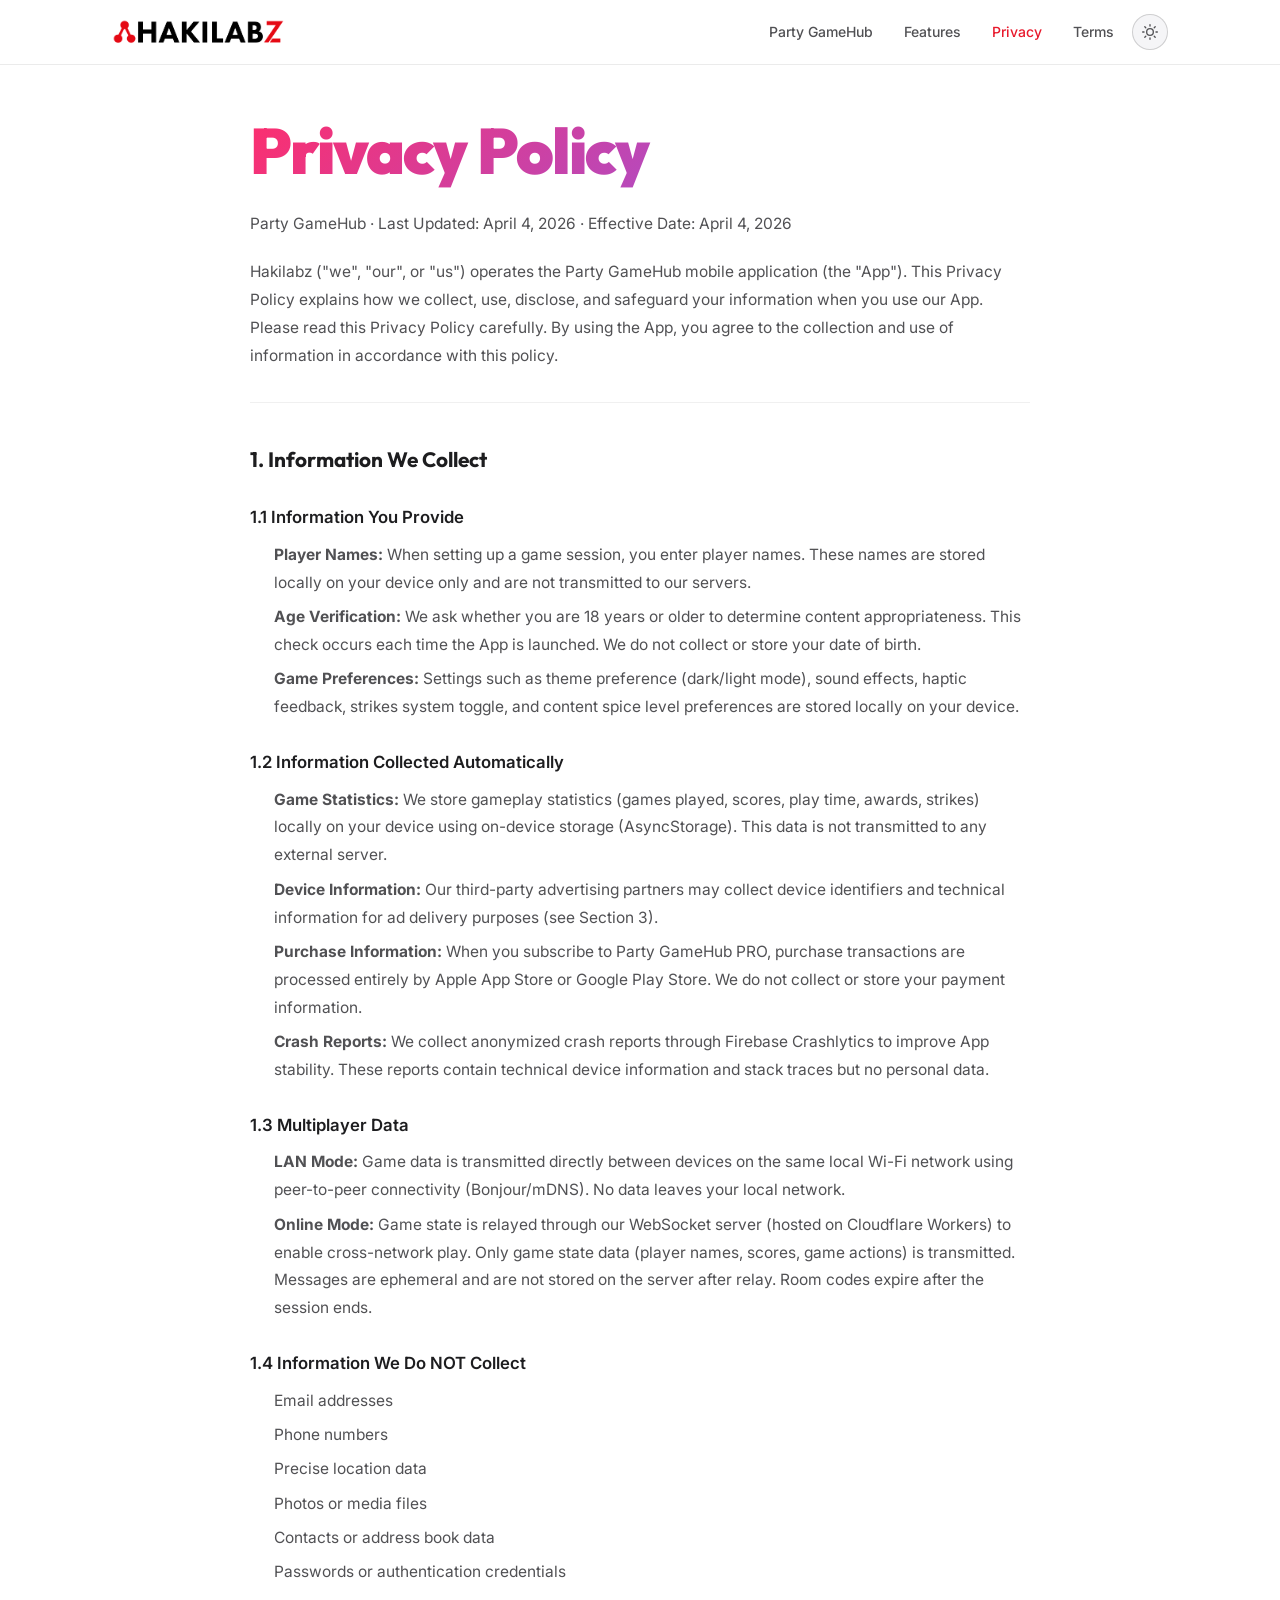
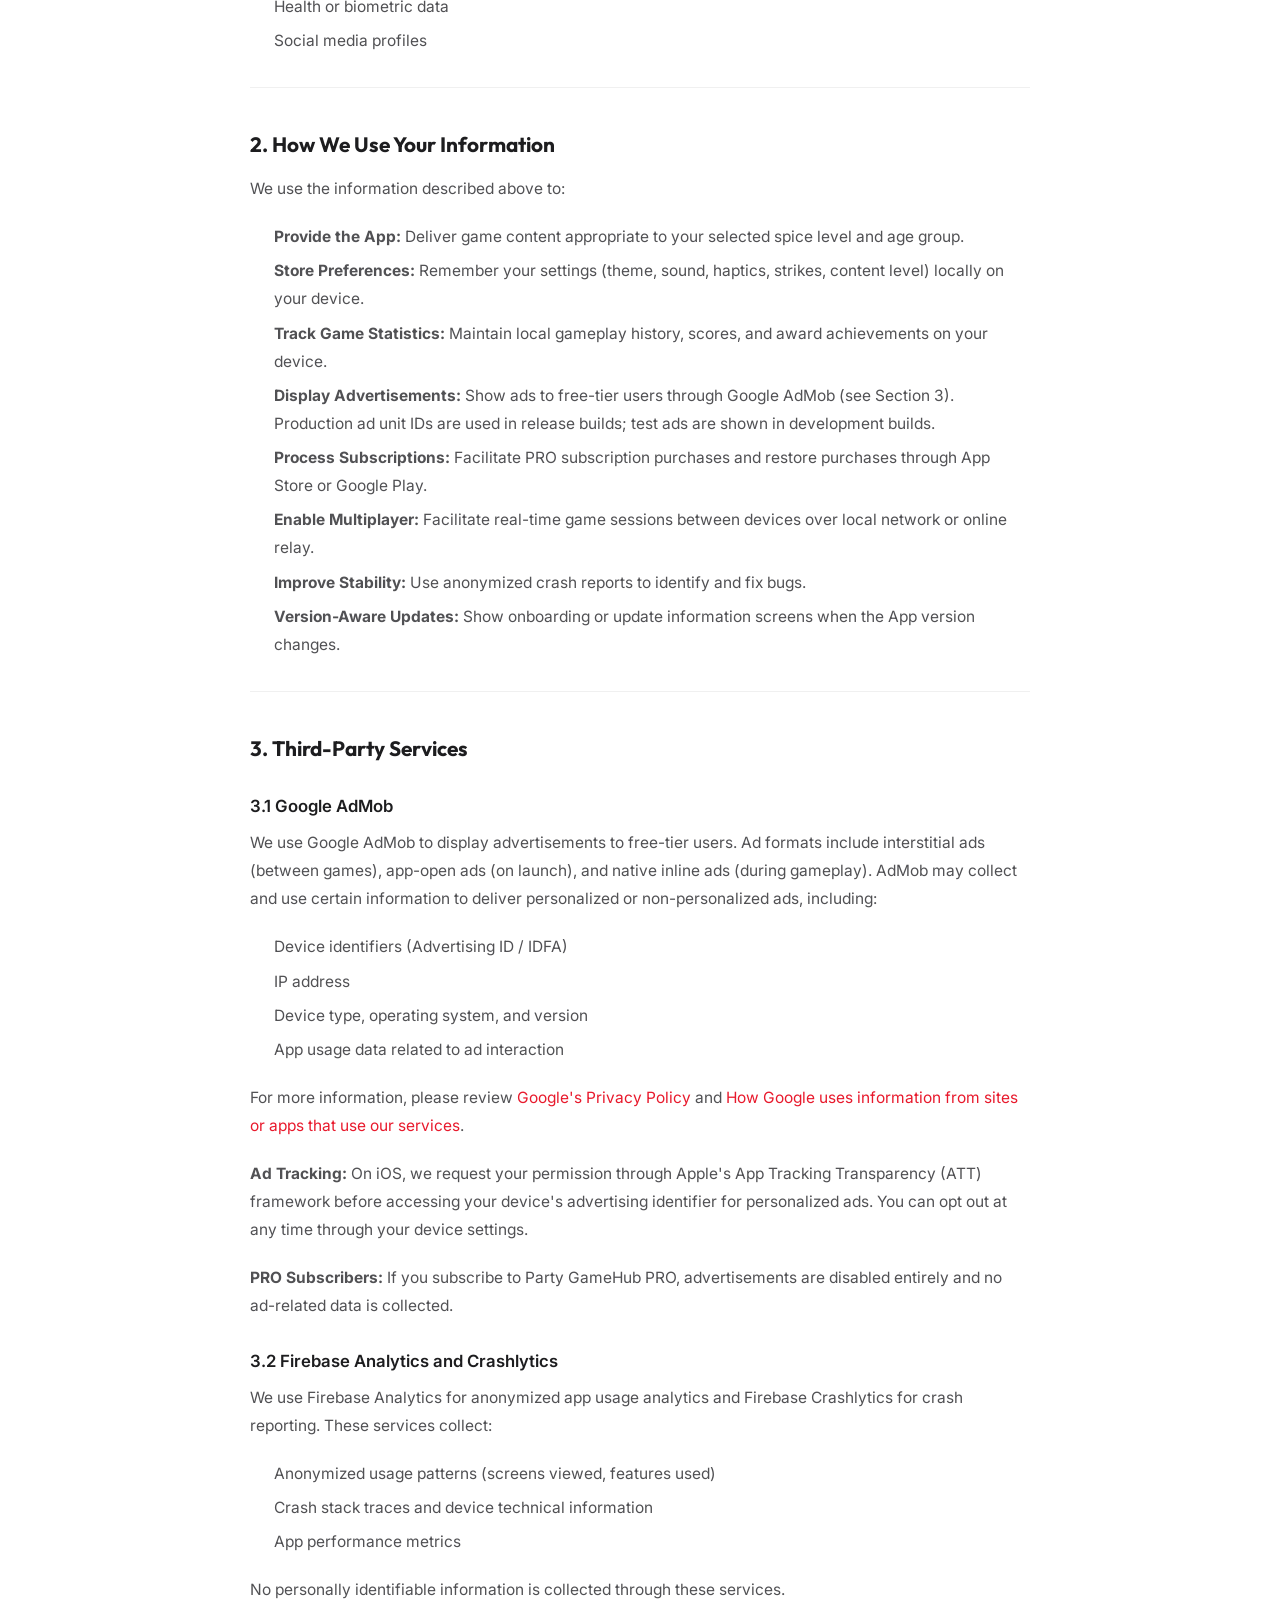
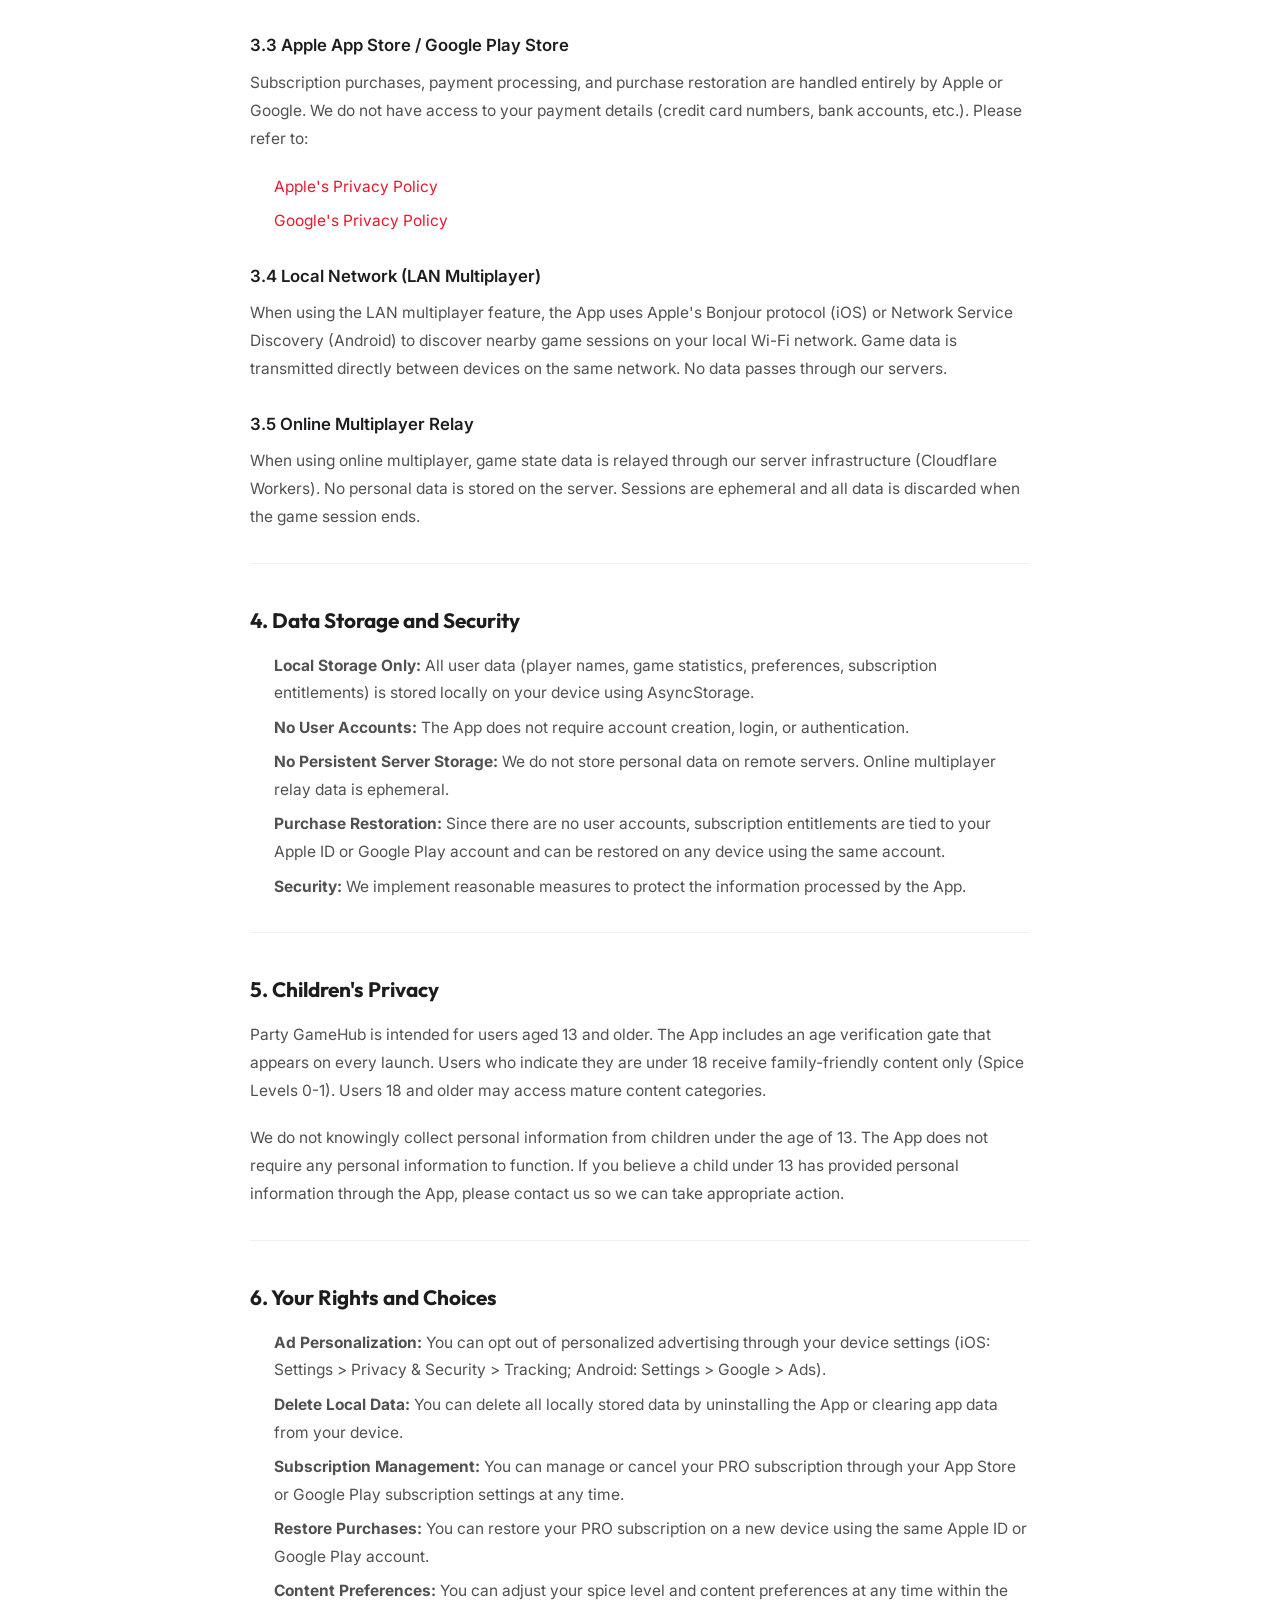
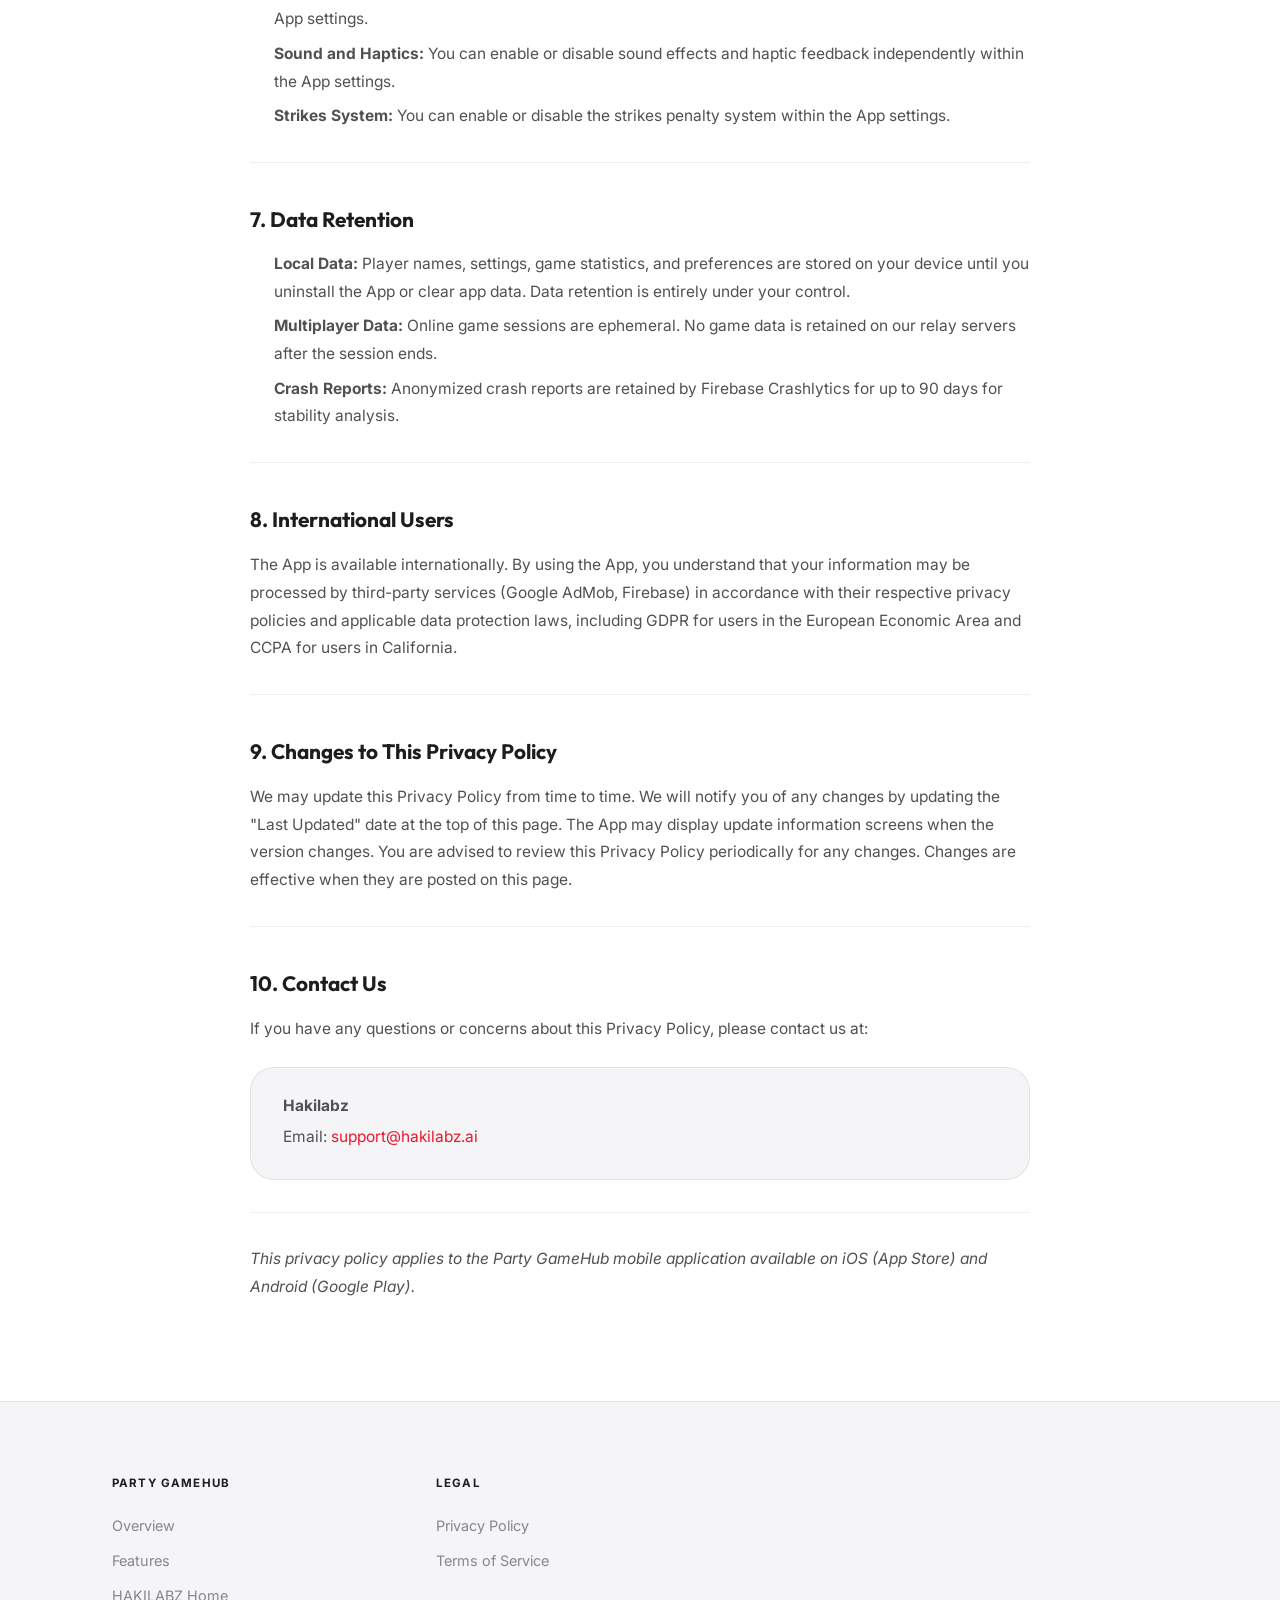
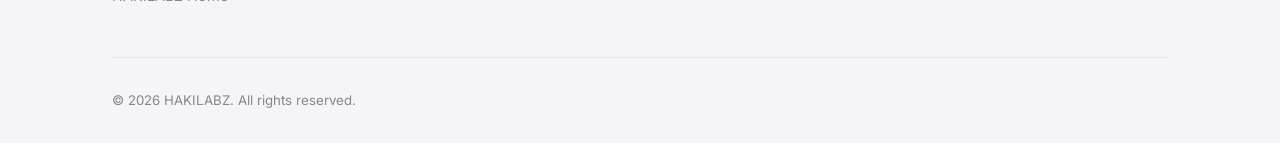
<file: partygamehub/privacy/index.html>
<!DOCTYPE html>
<html lang="en" data-theme="light">

<head>
    <meta charset="UTF-8">
    <meta name="viewport" content="width=device-width, initial-scale=1.0">
    <meta name="robots" content="noimageindex, noarchive">
    <meta name="description" content="Privacy Policy for Party GameHub by HAKILABZ.">
    <title>Privacy Policy | Party GameHub</title>
    <meta property="og:type" content="website">
    <meta property="og:url" content="https://hakilabz.ai/partygamehub/privacy/">
    <link rel="canonical" href="https://hakilabz.ai/partygamehub/privacy/">
    <meta property="og:title" content="Privacy Policy | Party GameHub">
    <meta property="og:description" content="Privacy Policy for Party GameHub by HAKILABZ.">
    <link rel="preconnect" href="https://fonts.googleapis.com">
    <link rel="preconnect" href="https://fonts.gstatic.com" crossorigin>
    <link
        href="https://fonts.googleapis.com/css2?family=Inter:wght@300;400;500;600;700&family=Outfit:wght@700;800;900&display=swap"
        rel="stylesheet">
    <link rel="stylesheet" href="/assets/css/style.css">
    <link rel="icon" type="image/png" href="/assets/images/favicon.png">
    <style>
        .legal-page {
            padding: 100px 0 80px;
        }

        .legal-page .legal-inner {
            max-width: 780px;
            margin: 0 auto;
        }

        .legal-page h1 {
            font-family: 'Outfit', sans-serif;
            font-size: clamp(2.5rem, 6vw, 4rem);
            font-weight: 900;
            letter-spacing: -0.03em;
            background: linear-gradient(135deg, #FF2D6B 0%, #7B61FF 100%);
            -webkit-background-clip: text;
            -webkit-text-fill-color: transparent;
            background-clip: text;
            margin-bottom: 0.5rem;
        }

        .legal-meta {
            font-size: 0.85rem;
            color: var(--text-3);
            margin-bottom: 3rem;
        }

        .legal-page h2 {
            font-family: 'Outfit', sans-serif;
            font-size: 1.3rem;
            font-weight: 700;
            color: var(--text-1);
            margin-top: 2.5rem;
            margin-bottom: 0.875rem;
        }

        .legal-page h3 {
            font-size: 1.05rem;
            font-weight: 600;
            color: var(--text-1);
            margin-top: 1.75rem;
            margin-bottom: 0.6rem;
        }

        .legal-page p {
            color: var(--text-2);
            line-height: 1.8;
            margin-bottom: 1.25rem;
            font-size: 0.97rem;
        }

        .legal-page ul {
            color: var(--text-2);
            line-height: 1.8;
            margin-bottom: 1.25rem;
            padding-left: 1.5rem;
            font-size: 0.97rem;
        }

        .legal-page li {
            margin-bottom: 0.4rem;
        }

        .legal-page a {
            color: var(--red);
        }

        .legal-page hr {
            border: none;
            border-top: 1px solid var(--divider);
            margin: 2rem 0;
        }

        .contact-box {
            background: var(--bg-2);
            border: 1px solid var(--border);
            border-radius: var(--r-lg);
            padding: 1.5rem 2rem;
            margin-top: 1.5rem;
        }

        .contact-box p {
            margin-bottom: 0.25rem;
        }
    </style>
</head>

<body>

    <nav class="navbar" id="navbar">
        <div class="container">
            <div class="nav-content">
                <a href="/" class="logo" aria-label="HAKILABZ Home">
                    <img src="/assets/images/hakilabz-logo.png" alt="HAKILABZ" class="logo-img" id="nav-logo">
                </a>
                <ul class="nav-links" id="nav-links">
                    <li><a href="/partygamehub/">Party GameHub</a></li>
                    <li><a href="/partygamehub/#features">Features</a></li>
                    <li><a href="/partygamehub/privacy/" class="active">Privacy</a></li>
                    <li><a href="/partygamehub/terms/">Terms</a></li>
                    <li>
                        <button id="theme-toggle" class="theme-toggle-btn" aria-label="Toggle theme">
                            <svg class="sun-icon" width="16" height="16" viewBox="0 0 24 24" fill="none"
                                stroke="currentColor" stroke-width="2" stroke-linecap="round" stroke-linejoin="round">
                                <circle cx="12" cy="12" r="5" />
                                <line x1="12" y1="1" x2="12" y2="3" />
                                <line x1="12" y1="21" x2="12" y2="23" />
                                <line x1="4.22" y1="4.22" x2="5.64" y2="5.64" />
                                <line x1="18.36" y1="18.36" x2="19.78" y2="19.78" />
                                <line x1="1" y1="12" x2="3" y2="12" />
                                <line x1="21" y1="12" x2="23" y2="12" />
                                <line x1="4.22" y1="19.78" x2="5.64" y2="18.36" />
                                <line x1="18.36" y1="5.64" x2="19.78" y2="4.22" />
                            </svg>
                            <svg class="moon-icon" width="16" height="16" viewBox="0 0 24 24" fill="none"
                                stroke="currentColor" stroke-width="2" stroke-linecap="round" stroke-linejoin="round">
                                <path d="M21 12.79A9 9 0 1 1 11.21 3 7 7 0 0 0 21 12.79z" />
                            </svg>
                        </button>
                    </li>
                </ul>
                <button class="hamburger" id="hamburger-btn" aria-label="Open menu" aria-expanded="false"
                    aria-controls="nav-links">
                    <span></span><span></span><span></span>
                </button>
            </div>
        </div>
    </nav>

    <main class="legal-page">
        <div class="container">
            <div class="legal-inner">
                <h1>Privacy Policy</h1>
                <p class="legal-meta">Party GameHub &middot; Last Updated: April 4, 2026 &middot; Effective Date: April 4, 2026</p>

                <p>Hakilabz ("we", "our", or "us") operates the Party GameHub mobile application (the "App"). This Privacy Policy explains how we collect, use, disclose, and safeguard your information when you use our App. Please read this Privacy Policy carefully. By using the App, you agree to the collection and use of information in accordance with this policy.</p>

                <hr>

                <h2>1. Information We Collect</h2>

                <h3>1.1 Information You Provide</h3>
                <ul>
                    <li><strong>Player Names:</strong> When setting up a game session, you enter player names. These names are stored locally on your device only and are not transmitted to our servers.</li>
                    <li><strong>Age Verification:</strong> We ask whether you are 18 years or older to determine content appropriateness. This check occurs each time the App is launched. We do not collect or store your date of birth.</li>
                    <li><strong>Game Preferences:</strong> Settings such as theme preference (dark/light mode), sound effects, haptic feedback, strikes system toggle, and content spice level preferences are stored locally on your device.</li>
                </ul>

                <h3>1.2 Information Collected Automatically</h3>
                <ul>
                    <li><strong>Game Statistics:</strong> We store gameplay statistics (games played, scores, play time, awards, strikes) locally on your device using on-device storage (AsyncStorage). This data is not transmitted to any external server.</li>
                    <li><strong>Device Information:</strong> Our third-party advertising partners may collect device identifiers and technical information for ad delivery purposes (see Section 3).</li>
                    <li><strong>Purchase Information:</strong> When you subscribe to Party GameHub PRO, purchase transactions are processed entirely by Apple App Store or Google Play Store. We do not collect or store your payment information.</li>
                    <li><strong>Crash Reports:</strong> We collect anonymized crash reports through Firebase Crashlytics to improve App stability. These reports contain technical device information and stack traces but no personal data.</li>
                </ul>

                <h3>1.3 Multiplayer Data</h3>
                <ul>
                    <li><strong>LAN Mode:</strong> Game data is transmitted directly between devices on the same local Wi-Fi network using peer-to-peer connectivity (Bonjour/mDNS). No data leaves your local network.</li>
                    <li><strong>Online Mode:</strong> Game state is relayed through our WebSocket server (hosted on Cloudflare Workers) to enable cross-network play. Only game state data (player names, scores, game actions) is transmitted. Messages are ephemeral and are not stored on the server after relay. Room codes expire after the session ends.</li>
                </ul>

                <h3>1.4 Information We Do NOT Collect</h3>
                <ul>
                    <li>Email addresses</li>
                    <li>Phone numbers</li>
                    <li>Precise location data</li>
                    <li>Photos or media files</li>
                    <li>Contacts or address book data</li>
                    <li>Passwords or authentication credentials</li>
                    <li>Health or biometric data</li>
                    <li>Social media profiles</li>
                </ul>

                <hr>

                <h2>2. How We Use Your Information</h2>
                <p>We use the information described above to:</p>
                <ul>
                    <li><strong>Provide the App:</strong> Deliver game content appropriate to your selected spice level and age group.</li>
                    <li><strong>Store Preferences:</strong> Remember your settings (theme, sound, haptics, strikes, content level) locally on your device.</li>
                    <li><strong>Track Game Statistics:</strong> Maintain local gameplay history, scores, and award achievements on your device.</li>
                    <li><strong>Display Advertisements:</strong> Show ads to free-tier users through Google AdMob (see Section 3). Production ad unit IDs are used in release builds; test ads are shown in development builds.</li>
                    <li><strong>Process Subscriptions:</strong> Facilitate PRO subscription purchases and restore purchases through App Store or Google Play.</li>
                    <li><strong>Enable Multiplayer:</strong> Facilitate real-time game sessions between devices over local network or online relay.</li>
                    <li><strong>Improve Stability:</strong> Use anonymized crash reports to identify and fix bugs.</li>
                    <li><strong>Version-Aware Updates:</strong> Show onboarding or update information screens when the App version changes.</li>
                </ul>

                <hr>

                <h2>3. Third-Party Services</h2>

                <h3>3.1 Google AdMob</h3>
                <p>We use Google AdMob to display advertisements to free-tier users. Ad formats include interstitial ads (between games), app-open ads (on launch), and native inline ads (during gameplay). AdMob may collect and use certain information to deliver personalized or non-personalized ads, including:</p>
                <ul>
                    <li>Device identifiers (Advertising ID / IDFA)</li>
                    <li>IP address</li>
                    <li>Device type, operating system, and version</li>
                    <li>App usage data related to ad interaction</li>
                </ul>
                <p>For more information, please review <a href="https://policies.google.com/privacy" target="_blank" rel="noopener">Google's Privacy Policy</a> and <a href="https://policies.google.com/technologies/partner-sites" target="_blank" rel="noopener">How Google uses information from sites or apps that use our services</a>.</p>
                <p><strong>Ad Tracking:</strong> On iOS, we request your permission through Apple's App Tracking Transparency (ATT) framework before accessing your device's advertising identifier for personalized ads. You can opt out at any time through your device settings.</p>
                <p><strong>PRO Subscribers:</strong> If you subscribe to Party GameHub PRO, advertisements are disabled entirely and no ad-related data is collected.</p>

                <h3>3.2 Firebase Analytics and Crashlytics</h3>
                <p>We use Firebase Analytics for anonymized app usage analytics and Firebase Crashlytics for crash reporting. These services collect:</p>
                <ul>
                    <li>Anonymized usage patterns (screens viewed, features used)</li>
                    <li>Crash stack traces and device technical information</li>
                    <li>App performance metrics</li>
                </ul>
                <p>No personally identifiable information is collected through these services.</p>

                <h3>3.3 Apple App Store / Google Play Store</h3>
                <p>Subscription purchases, payment processing, and purchase restoration are handled entirely by Apple or Google. We do not have access to your payment details (credit card numbers, bank accounts, etc.). Please refer to:</p>
                <ul>
                    <li><a href="https://www.apple.com/legal/privacy/" target="_blank" rel="noopener">Apple's Privacy Policy</a></li>
                    <li><a href="https://policies.google.com/privacy" target="_blank" rel="noopener">Google's Privacy Policy</a></li>
                </ul>

                <h3>3.4 Local Network (LAN Multiplayer)</h3>
                <p>When using the LAN multiplayer feature, the App uses Apple's Bonjour protocol (iOS) or Network Service Discovery (Android) to discover nearby game sessions on your local Wi-Fi network. Game data is transmitted directly between devices on the same network. No data passes through our servers.</p>

                <h3>3.5 Online Multiplayer Relay</h3>
                <p>When using online multiplayer, game state data is relayed through our server infrastructure (Cloudflare Workers). No personal data is stored on the server. Sessions are ephemeral and all data is discarded when the game session ends.</p>

                <hr>

                <h2>4. Data Storage and Security</h2>
                <ul>
                    <li><strong>Local Storage Only:</strong> All user data (player names, game statistics, preferences, subscription entitlements) is stored locally on your device using AsyncStorage.</li>
                    <li><strong>No User Accounts:</strong> The App does not require account creation, login, or authentication.</li>
                    <li><strong>No Persistent Server Storage:</strong> We do not store personal data on remote servers. Online multiplayer relay data is ephemeral.</li>
                    <li><strong>Purchase Restoration:</strong> Since there are no user accounts, subscription entitlements are tied to your Apple ID or Google Play account and can be restored on any device using the same account.</li>
                    <li><strong>Security:</strong> We implement reasonable measures to protect the information processed by the App.</li>
                </ul>

                <hr>

                <h2>5. Children's Privacy</h2>
                <p>Party GameHub is intended for users aged 13 and older. The App includes an age verification gate that appears on every launch. Users who indicate they are under 18 receive family-friendly content only (Spice Levels 0-1). Users 18 and older may access mature content categories.</p>
                <p>We do not knowingly collect personal information from children under the age of 13. The App does not require any personal information to function. If you believe a child under 13 has provided personal information through the App, please contact us so we can take appropriate action.</p>

                <hr>

                <h2>6. Your Rights and Choices</h2>
                <ul>
                    <li><strong>Ad Personalization:</strong> You can opt out of personalized advertising through your device settings (iOS: Settings &gt; Privacy &amp; Security &gt; Tracking; Android: Settings &gt; Google &gt; Ads).</li>
                    <li><strong>Delete Local Data:</strong> You can delete all locally stored data by uninstalling the App or clearing app data from your device.</li>
                    <li><strong>Subscription Management:</strong> You can manage or cancel your PRO subscription through your App Store or Google Play subscription settings at any time.</li>
                    <li><strong>Restore Purchases:</strong> You can restore your PRO subscription on a new device using the same Apple ID or Google Play account.</li>
                    <li><strong>Content Preferences:</strong> You can adjust your spice level and content preferences at any time within the App settings.</li>
                    <li><strong>Sound and Haptics:</strong> You can enable or disable sound effects and haptic feedback independently within the App settings.</li>
                    <li><strong>Strikes System:</strong> You can enable or disable the strikes penalty system within the App settings.</li>
                </ul>

                <hr>

                <h2>7. Data Retention</h2>
                <ul>
                    <li><strong>Local Data:</strong> Player names, settings, game statistics, and preferences are stored on your device until you uninstall the App or clear app data. Data retention is entirely under your control.</li>
                    <li><strong>Multiplayer Data:</strong> Online game sessions are ephemeral. No game data is retained on our relay servers after the session ends.</li>
                    <li><strong>Crash Reports:</strong> Anonymized crash reports are retained by Firebase Crashlytics for up to 90 days for stability analysis.</li>
                </ul>

                <hr>

                <h2>8. International Users</h2>
                <p>The App is available internationally. By using the App, you understand that your information may be processed by third-party services (Google AdMob, Firebase) in accordance with their respective privacy policies and applicable data protection laws, including GDPR for users in the European Economic Area and CCPA for users in California.</p>

                <hr>

                <h2>9. Changes to This Privacy Policy</h2>
                <p>We may update this Privacy Policy from time to time. We will notify you of any changes by updating the "Last Updated" date at the top of this page. The App may display update information screens when the version changes. You are advised to review this Privacy Policy periodically for any changes. Changes are effective when they are posted on this page.</p>

                <hr>

                <h2>10. Contact Us</h2>
                <p>If you have any questions or concerns about this Privacy Policy, please contact us at:</p>
                <div class="contact-box">
                    <p><strong>Hakilabz</strong></p>
                    <p>Email: <a href="mailto:support@hakilabz.ai">support@hakilabz.ai</a></p>
                </div>
                
                <hr>
                
                <p><em>This privacy policy applies to the Party GameHub mobile application available on iOS (App Store) and Android (Google Play).</em></p>
            </div>
        </div>
    </main>

    <footer>
        <div class="container">
            <div class="footer-grid" style="grid-template-columns:1fr 1fr; max-width:600px;">
                <div class="footer-col">
                    <h4>Party GameHub</h4>
                    <ul>
                        <li><a href="/partygamehub/">Overview</a></li>
                        <li><a href="/partygamehub/#features">Features</a></li>
                        <li><a href="/">HAKILABZ Home</a></li>
                    </ul>
                </div>
                <div class="footer-col">
                    <h4>Legal</h4>
                    <ul>
                        <li><a href="/partygamehub/privacy/">Privacy Policy</a></li>
                        <li><a href="/partygamehub/terms/">Terms of Service</a></li>
                    </ul>
                </div>
            </div>
            <div class="footer-bottom">
                <p>&copy; 2026 HAKILABZ. All rights reserved.</p>
            </div>
        </div>
    </footer>

    <script src="/assets/js/script.js"></script>
</body>

</html>
</file>
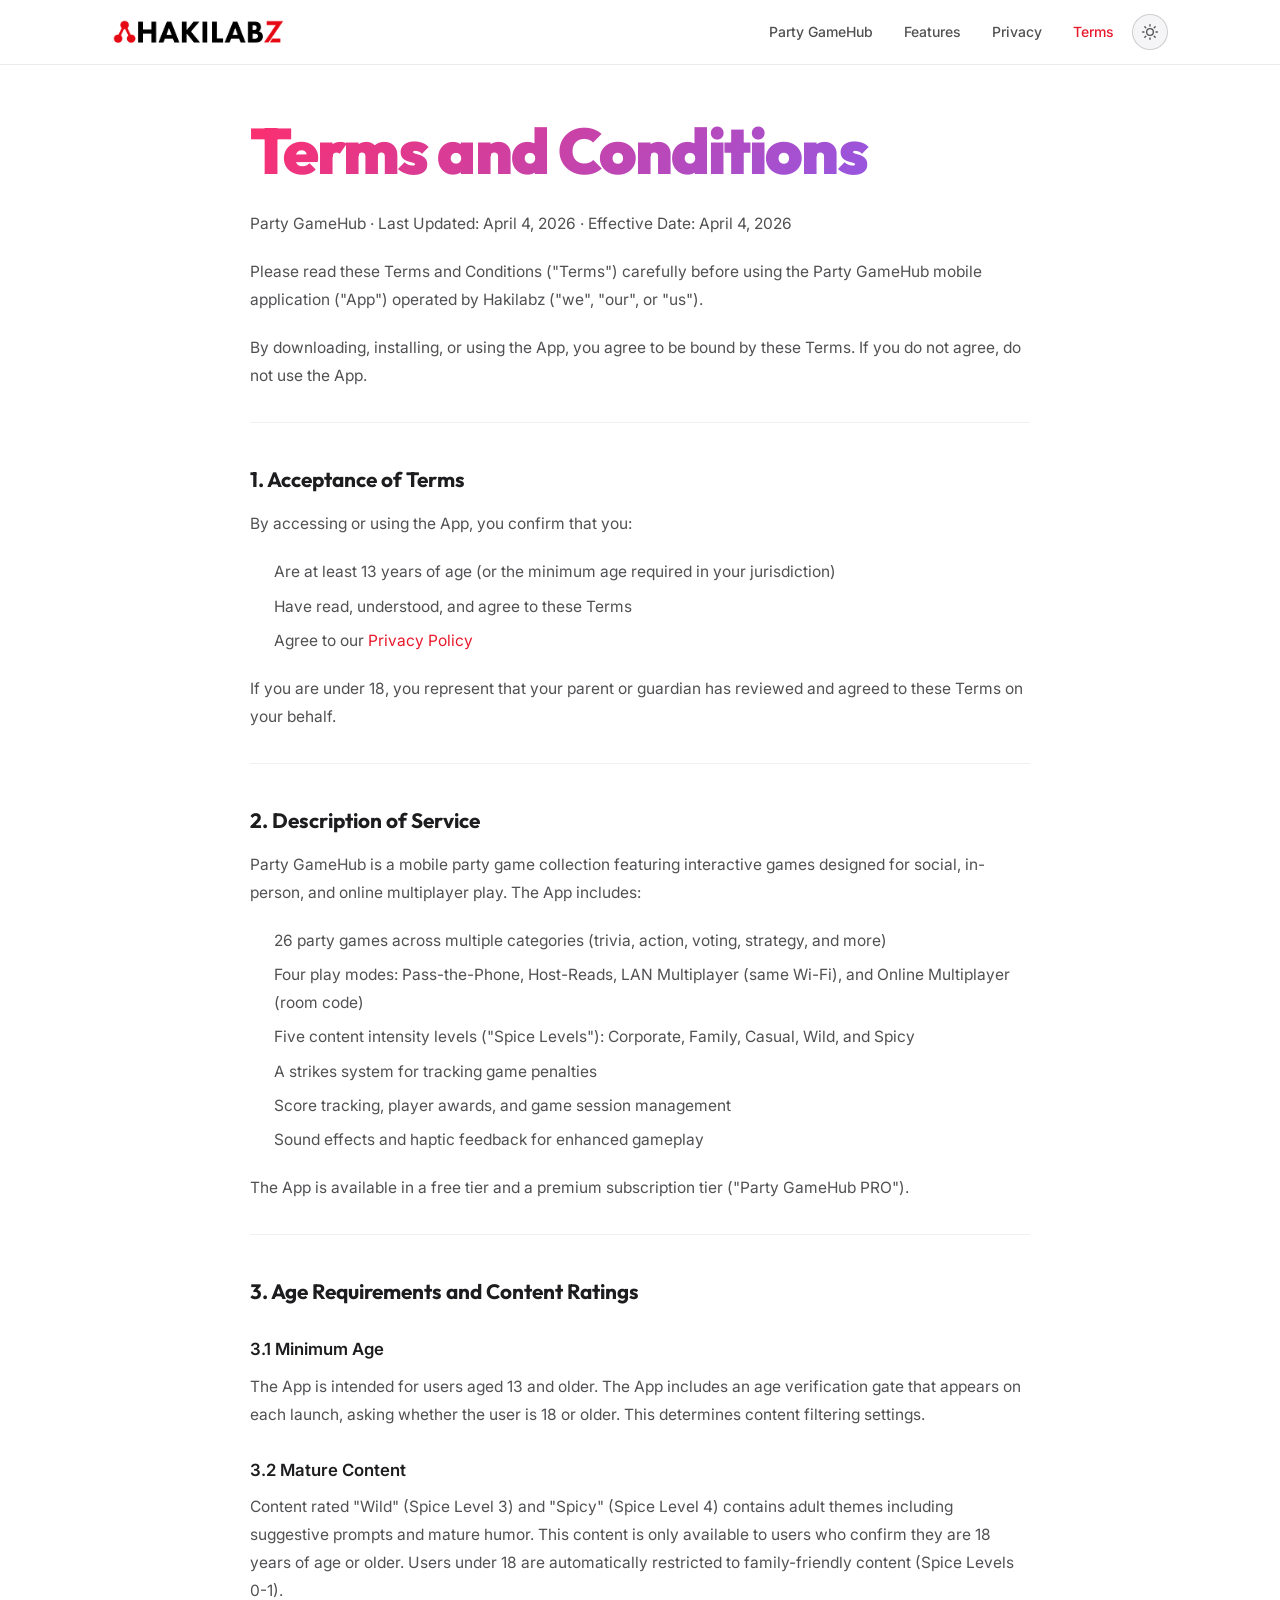
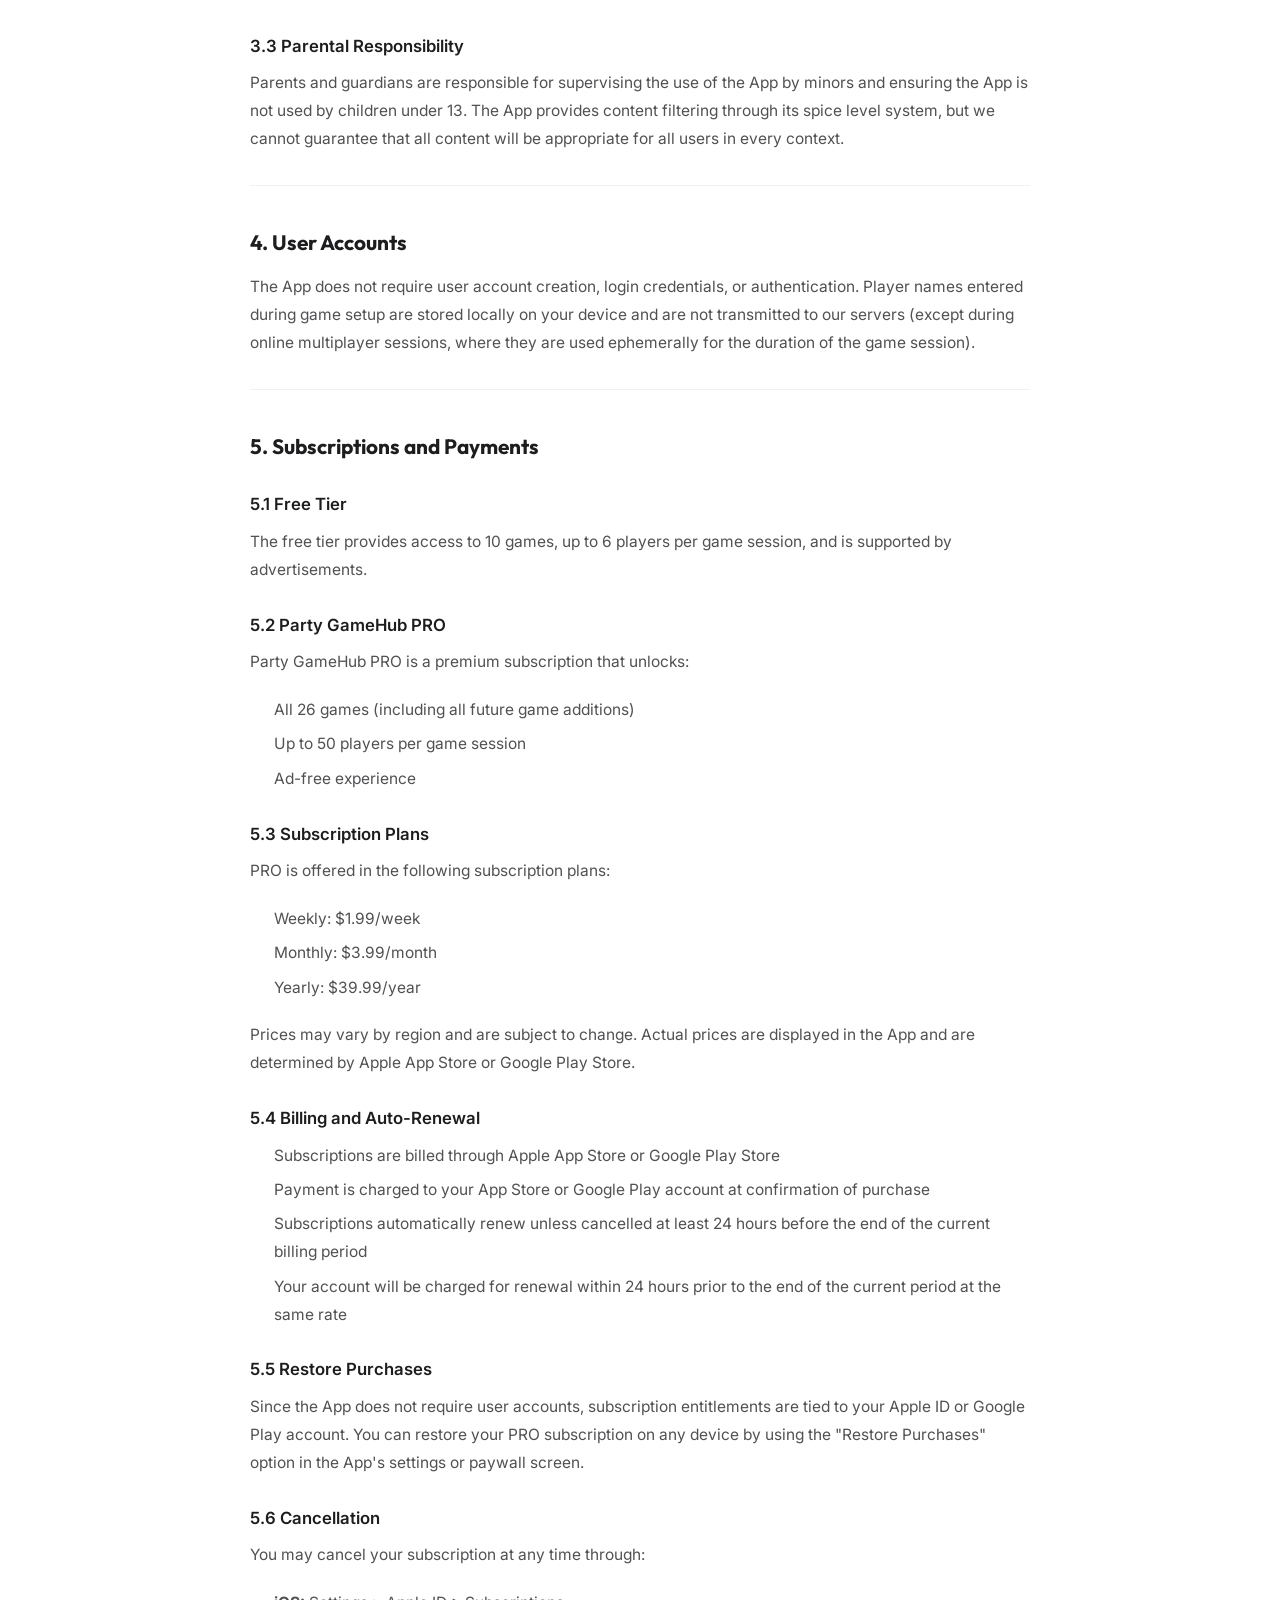
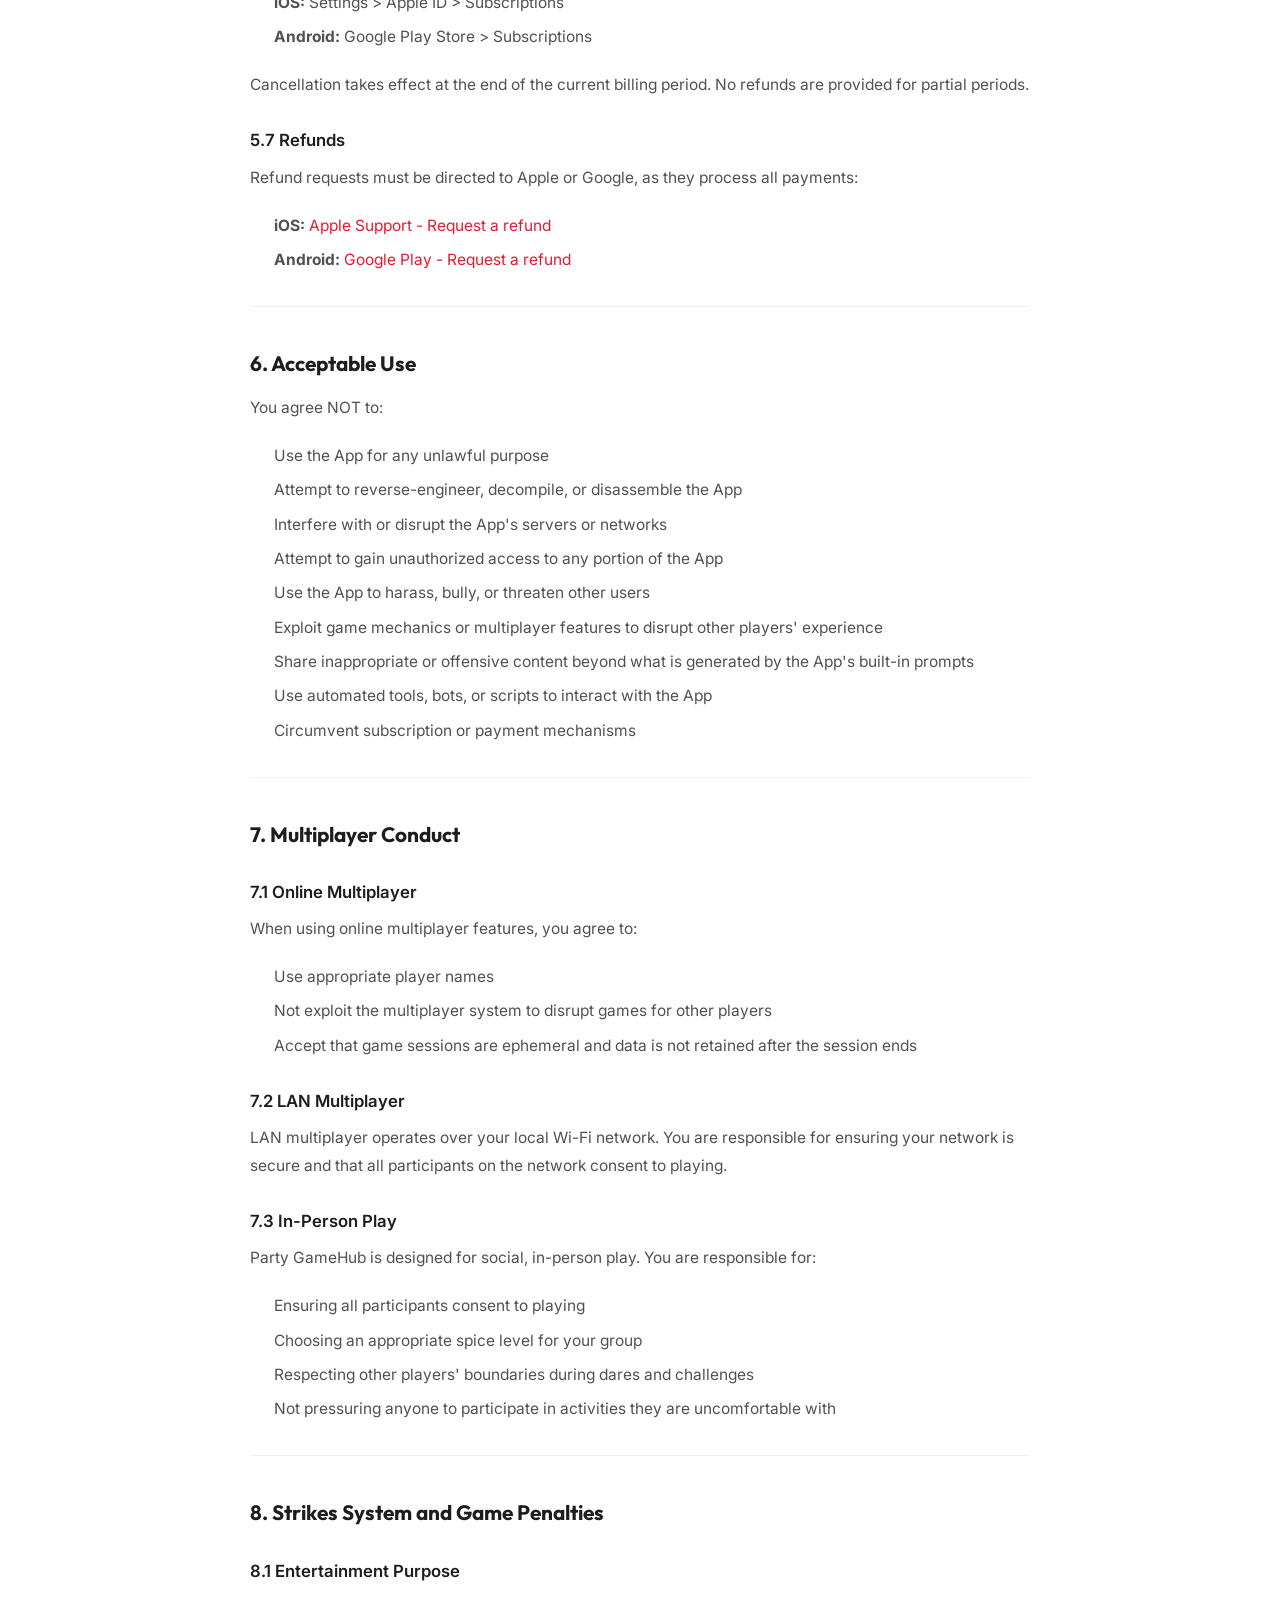
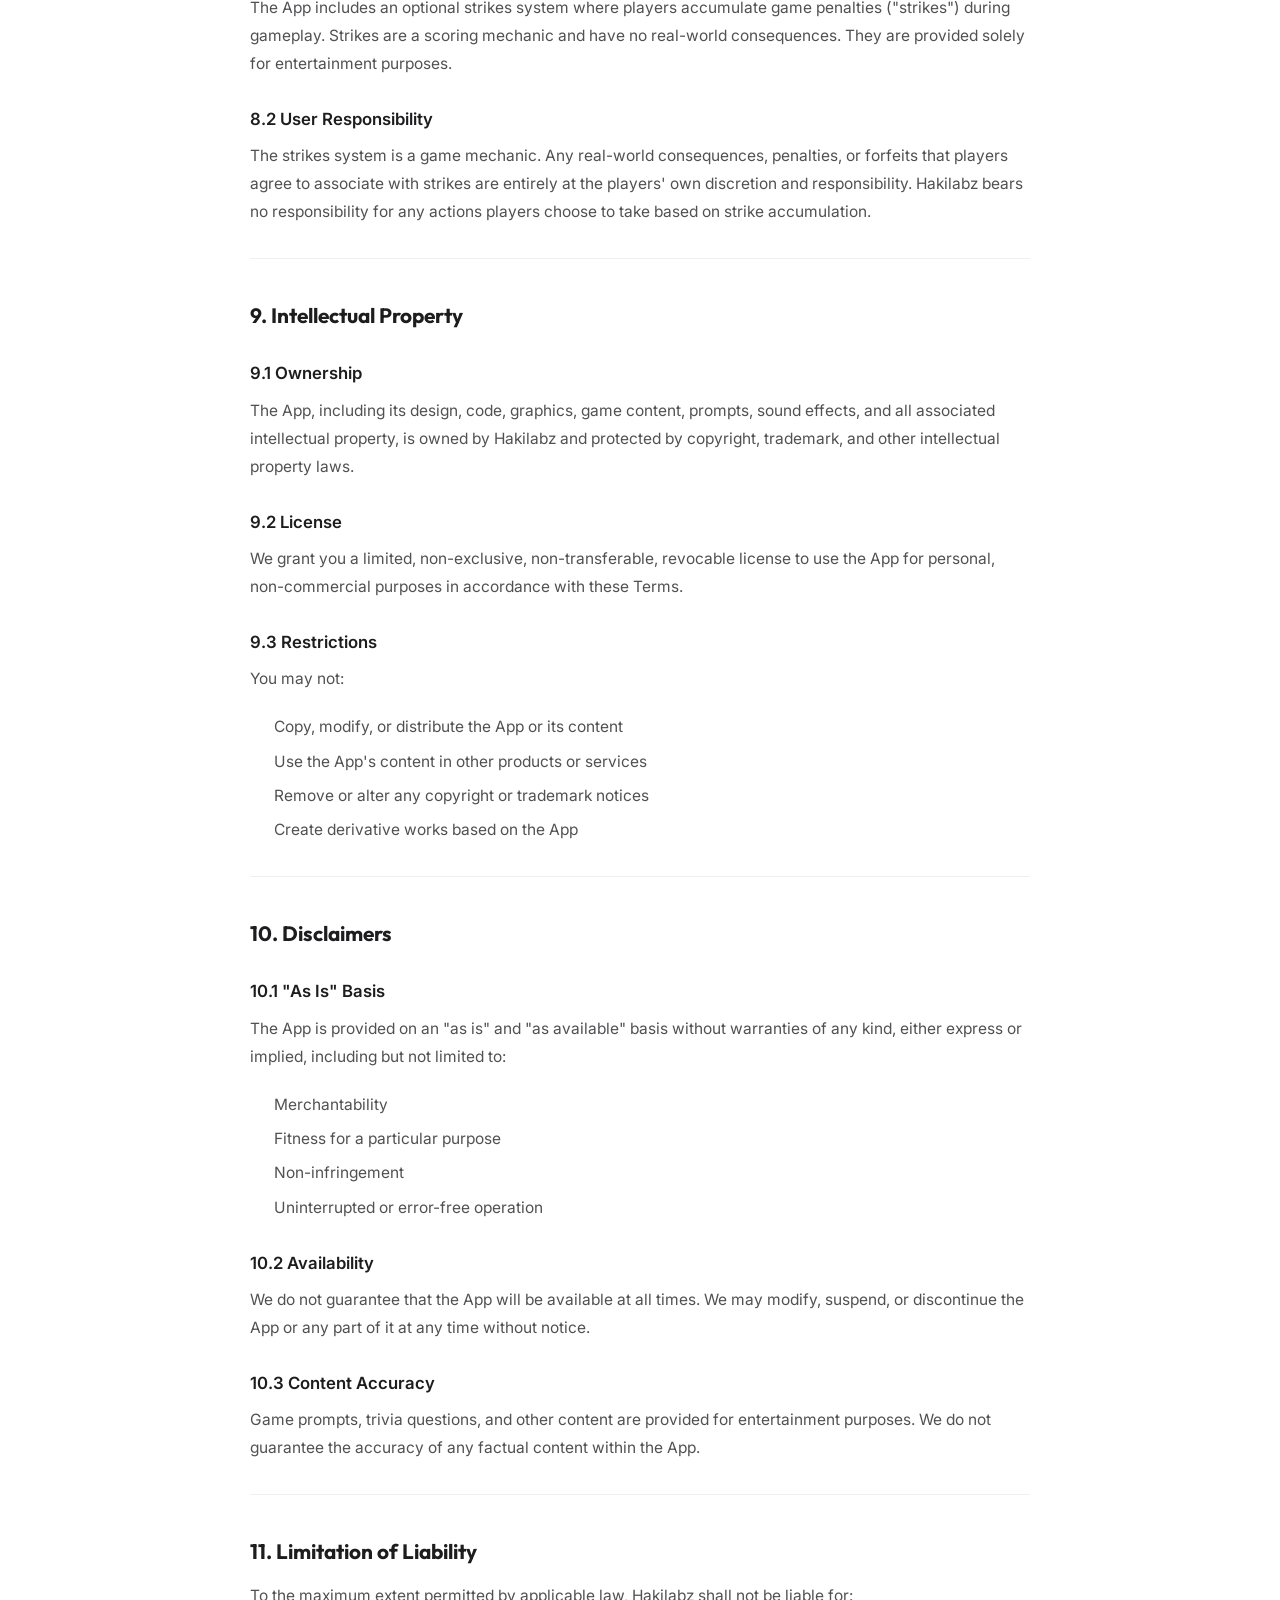
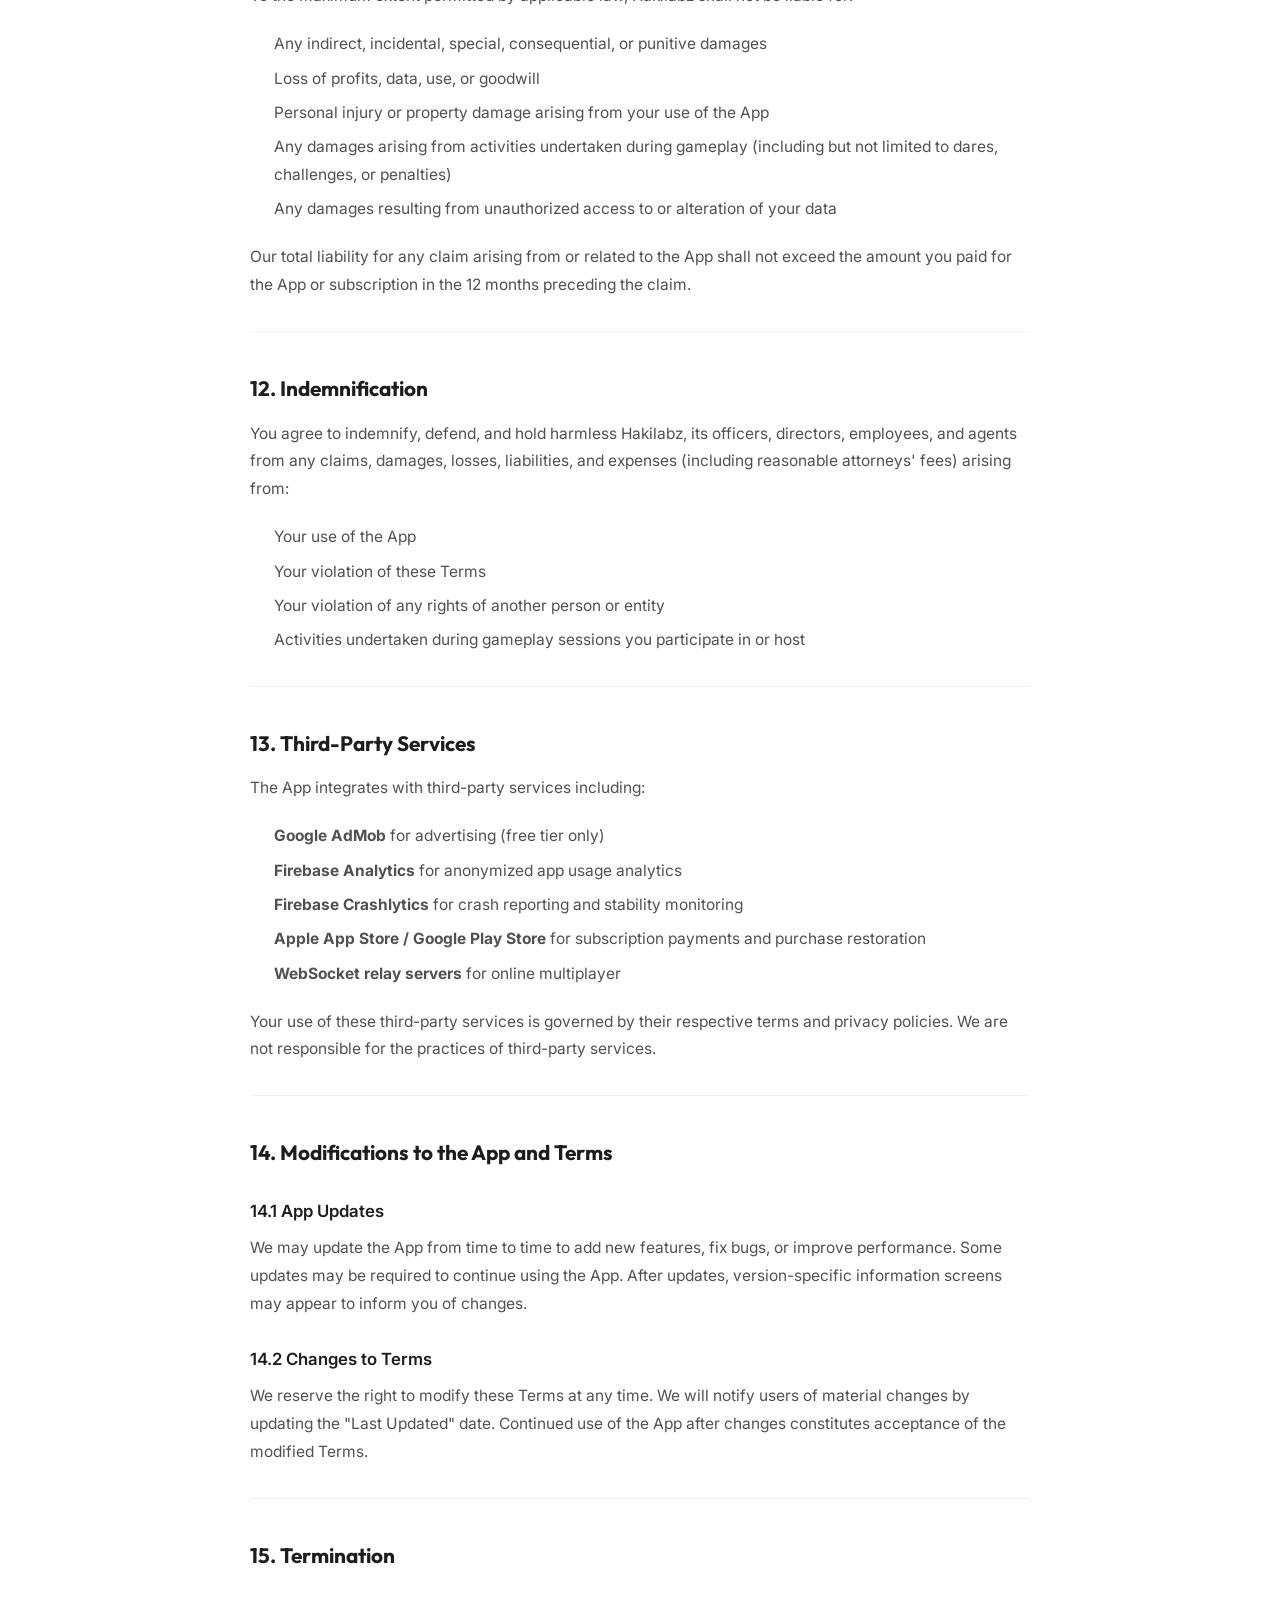
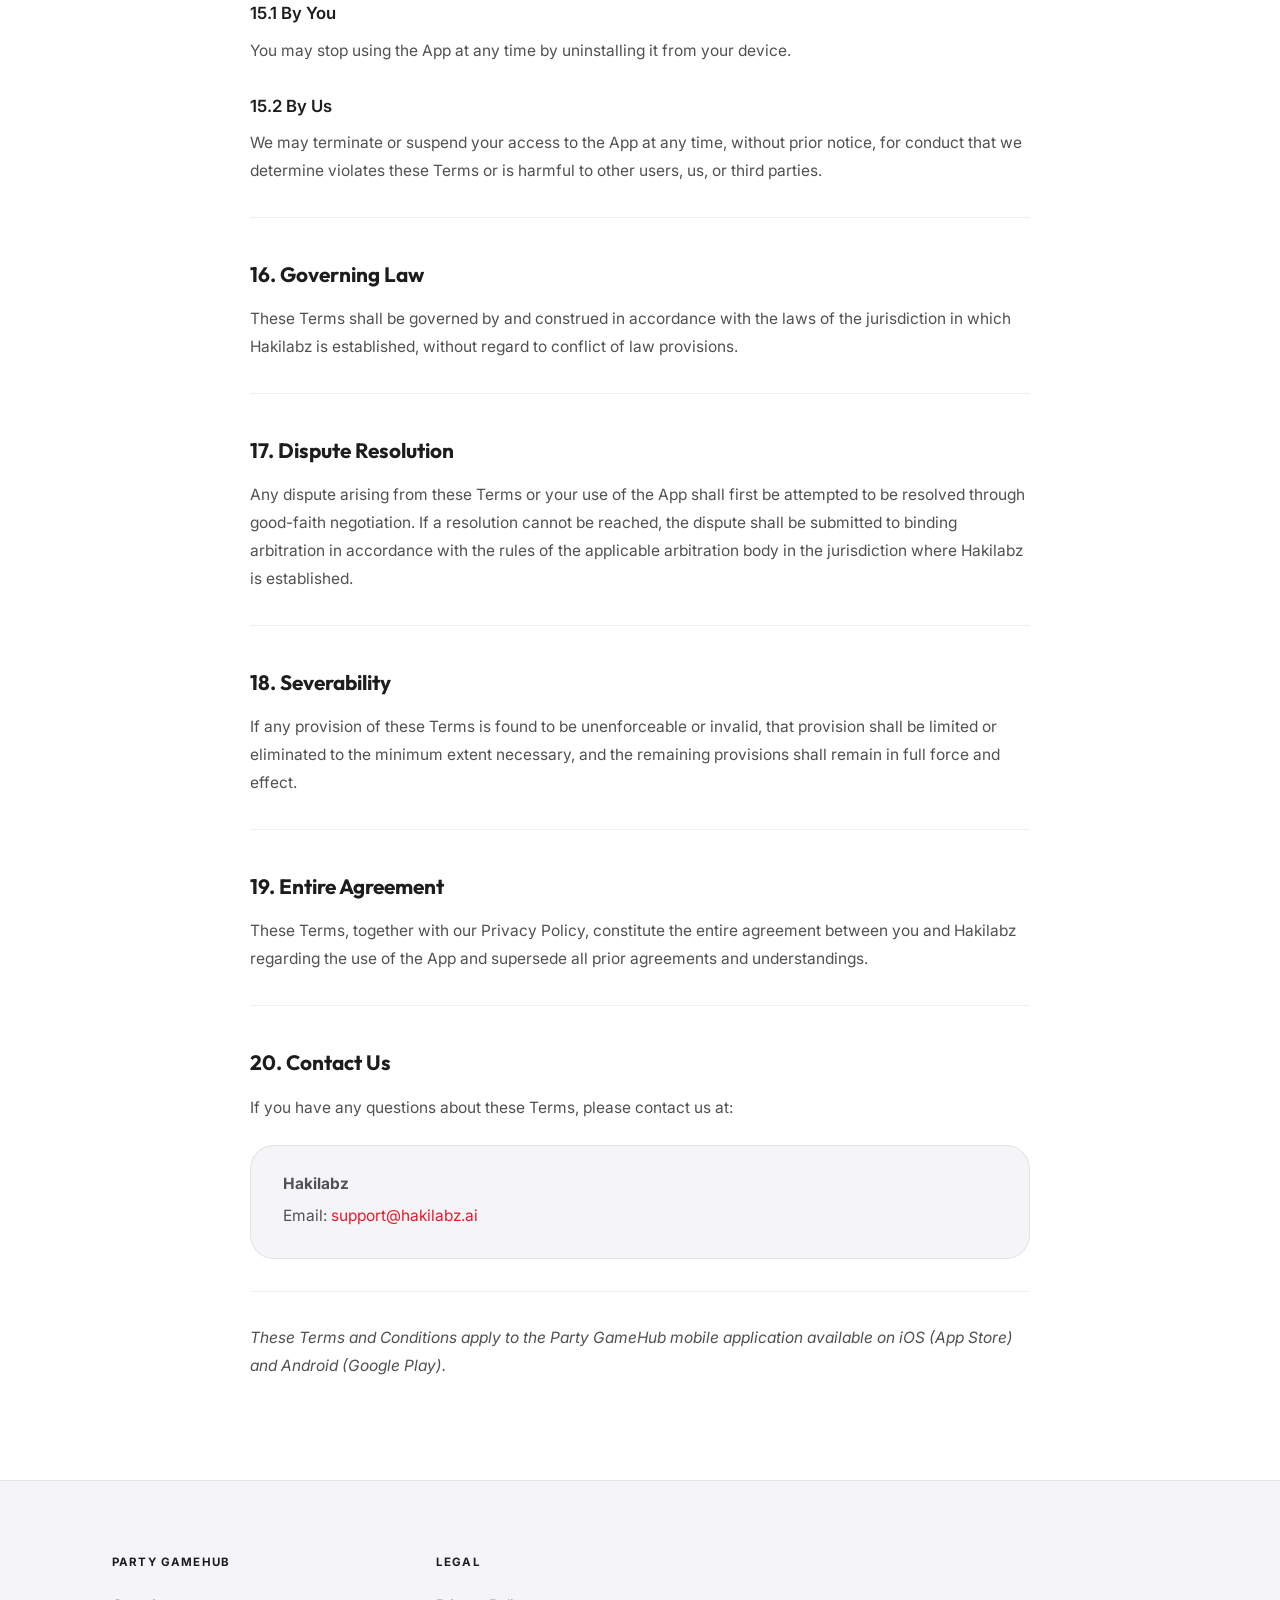
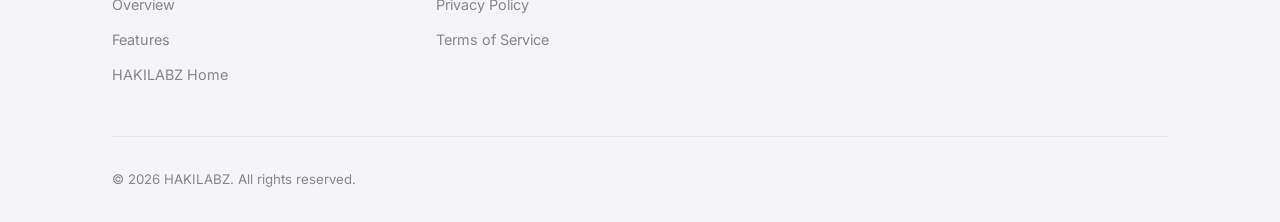
<file: partygamehub/terms/index.html>
<!DOCTYPE html>
<html lang="en" data-theme="light">

<head>
  <meta charset="UTF-8">
  <meta name="viewport" content="width=device-width, initial-scale=1.0">
  <meta name="robots" content="noimageindex, noarchive">
  <meta name="description" content="Terms and Conditions for Party GameHub by HAKILABZ.">
  <title>Terms and Conditions | Party GameHub</title>
  <meta property="og:type" content="website">
  <meta property="og:url" content="https://hakilabz.ai/partygamehub/terms/">
  <link rel="canonical" href="https://hakilabz.ai/partygamehub/terms/">
  <meta property="og:title" content="Terms and Conditions | Party GameHub">
  <meta property="og:description" content="Terms and Conditions for Party GameHub by HAKILABZ.">
  <link rel="preconnect" href="https://fonts.googleapis.com">
  <link rel="preconnect" href="https://fonts.gstatic.com" crossorigin>
  <link
    href="https://fonts.googleapis.com/css2?family=Inter:wght@300;400;500;600;700&family=Outfit:wght@700;800;900&display=swap"
    rel="stylesheet">
  <link rel="stylesheet" href="/assets/css/style.css">
  <link rel="icon" type="image/png" href="/assets/images/favicon.png">
  <style>
    .legal-page {
      padding: 100px 0 80px;
    }

    .legal-page .legal-inner {
      max-width: 780px;
      margin: 0 auto;
    }

    .legal-page h1 {
      font-family: 'Outfit', sans-serif;
      font-size: clamp(2.5rem, 6vw, 4rem);
      font-weight: 900;
      letter-spacing: -0.03em;
      background: linear-gradient(135deg, #FF2D6B 0%, #7B61FF 100%);
      -webkit-background-clip: text;
      -webkit-text-fill-color: transparent;
      background-clip: text;
      margin-bottom: 0.5rem;
    }

    .legal-meta {
      font-size: 0.85rem;
      color: var(--text-3);
      margin-bottom: 3rem;
    }

    .legal-page h2 {
      font-family: 'Outfit', sans-serif;
      font-size: 1.3rem;
      font-weight: 700;
      color: var(--text-1);
      margin-top: 2.5rem;
      margin-bottom: 0.875rem;
    }

    .legal-page h3 {
      font-size: 1.05rem;
      font-weight: 600;
      color: var(--text-1);
      margin-top: 1.75rem;
      margin-bottom: 0.6rem;
    }

    .legal-page p {
      color: var(--text-2);
      line-height: 1.8;
      margin-bottom: 1.25rem;
      font-size: 0.97rem;
    }

    .legal-page ul {
      color: var(--text-2);
      line-height: 1.8;
      margin-bottom: 1.25rem;
      padding-left: 1.5rem;
      font-size: 0.97rem;
    }

    .legal-page li {
      margin-bottom: 0.4rem;
    }

    .legal-page a {
      color: var(--red);
    }

    .legal-page hr {
      border: none;
      border-top: 1px solid var(--divider);
      margin: 2rem 0;
    }

    .contact-box {
      background: var(--bg-2);
      border: 1px solid var(--border);
      border-radius: var(--r-lg);
      padding: 1.5rem 2rem;
      margin-top: 1.5rem;
    }

    .contact-box p {
      margin-bottom: 0.25rem;
    }
  </style>
</head>

<body>

  <nav class="navbar" id="navbar">
    <div class="container">
      <div class="nav-content">
        <a href="/" class="logo" aria-label="HAKILABZ Home">
          <img src="/assets/images/hakilabz-logo.png" alt="HAKILABZ" class="logo-img" id="nav-logo">
        </a>
        <ul class="nav-links" id="nav-links">
          <li><a href="/partygamehub/">Party GameHub</a></li>
          <li><a href="/partygamehub/#features">Features</a></li>
          <li><a href="/partygamehub/privacy/">Privacy</a></li>
          <li><a href="/partygamehub/terms/" class="active">Terms</a></li>
          <li>
            <button id="theme-toggle" class="theme-toggle-btn" aria-label="Toggle theme">
              <svg class="sun-icon" width="16" height="16" viewBox="0 0 24 24" fill="none" stroke="currentColor"
                stroke-width="2" stroke-linecap="round" stroke-linejoin="round">
                <circle cx="12" cy="12" r="5" />
                <line x1="12" y1="1" x2="12" y2="3" />
                <line x1="12" y1="21" x2="12" y2="23" />
                <line x1="4.22" y1="4.22" x2="5.64" y2="5.64" />
                <line x1="18.36" y1="18.36" x2="19.78" y2="19.78" />
                <line x1="1" y1="12" x2="3" y2="12" />
                <line x1="21" y1="12" x2="23" y2="12" />
                <line x1="4.22" y1="19.78" x2="5.64" y2="18.36" />
                <line x1="18.36" y1="5.64" x2="19.78" y2="4.22" />
              </svg>
              <svg class="moon-icon" width="16" height="16" viewBox="0 0 24 24" fill="none" stroke="currentColor"
                stroke-width="2" stroke-linecap="round" stroke-linejoin="round">
                <path d="M21 12.79A9 9 0 1 1 11.21 3 7 7 0 0 0 21 12.79z" />
              </svg>
            </button>
          </li>
        </ul>
        <button class="hamburger" id="hamburger-btn" aria-label="Open menu" aria-expanded="false"
          aria-controls="nav-links">
          <span></span><span></span><span></span>
        </button>
      </div>
    </div>
  </nav>

  <main class="legal-page">
    <div class="container">
      <div class="legal-inner">
        <h1>Terms and Conditions</h1>
        <p class="legal-meta">Party GameHub &middot; Last Updated: April 4, 2026 &middot; Effective Date: April 4, 2026</p>

        <p>Please read these Terms and Conditions ("Terms") carefully before using the Party GameHub mobile application ("App") operated by Hakilabz ("we", "our", or "us").</p>

        <p>By downloading, installing, or using the App, you agree to be bound by these Terms. If you do not agree, do not use the App.</p>

        <hr>

        <h2>1. Acceptance of Terms</h2>
        <p>By accessing or using the App, you confirm that you:</p>
        <ul>
          <li>Are at least 13 years of age (or the minimum age required in your jurisdiction)</li>
          <li>Have read, understood, and agree to these Terms</li>
          <li>Agree to our <a href="https://hakilabz.ai/partygamehub/privacy">Privacy Policy</a></li>
        </ul>
        <p>If you are under 18, you represent that your parent or guardian has reviewed and agreed to these Terms on your behalf.</p>

        <hr>

        <h2>2. Description of Service</h2>
        <p>Party GameHub is a mobile party game collection featuring interactive games designed for social, in-person, and online multiplayer play. The App includes:</p>
        <ul>
          <li>26 party games across multiple categories (trivia, action, voting, strategy, and more)</li>
          <li>Four play modes: Pass-the-Phone, Host-Reads, LAN Multiplayer (same Wi-Fi), and Online Multiplayer (room code)</li>
          <li>Five content intensity levels ("Spice Levels"): Corporate, Family, Casual, Wild, and Spicy</li>
          <li>A strikes system for tracking game penalties</li>
          <li>Score tracking, player awards, and game session management</li>
          <li>Sound effects and haptic feedback for enhanced gameplay</li>
        </ul>
        <p>The App is available in a free tier and a premium subscription tier ("Party GameHub PRO").</p>

        <hr>

        <h2>3. Age Requirements and Content Ratings</h2>

        <h3>3.1 Minimum Age</h3>
        <p>The App is intended for users aged 13 and older. The App includes an age verification gate that appears on each launch, asking whether the user is 18 or older. This determines content filtering settings.</p>

        <h3>3.2 Mature Content</h3>
        <p>Content rated "Wild" (Spice Level 3) and "Spicy" (Spice Level 4) contains adult themes including suggestive prompts and mature humor. This content is only available to users who confirm they are 18 years of age or older. Users under 18 are automatically restricted to family-friendly content (Spice Levels 0-1).</p>

        <h3>3.3 Parental Responsibility</h3>
        <p>Parents and guardians are responsible for supervising the use of the App by minors and ensuring the App is not used by children under 13. The App provides content filtering through its spice level system, but we cannot guarantee that all content will be appropriate for all users in every context.</p>

        <hr>

        <h2>4. User Accounts</h2>
        <p>The App does not require user account creation, login credentials, or authentication. Player names entered during game setup are stored locally on your device and are not transmitted to our servers (except during online multiplayer sessions, where they are used ephemerally for the duration of the game session).</p>

        <hr>

        <h2>5. Subscriptions and Payments</h2>

        <h3>5.1 Free Tier</h3>
        <p>The free tier provides access to 10 games, up to 6 players per game session, and is supported by advertisements.</p>

        <h3>5.2 Party GameHub PRO</h3>
        <p>Party GameHub PRO is a premium subscription that unlocks:</p>
        <ul>
          <li>All 26 games (including all future game additions)</li>
          <li>Up to 50 players per game session</li>
          <li>Ad-free experience</li>
        </ul>

        <h3>5.3 Subscription Plans</h3>
        <p>PRO is offered in the following subscription plans:</p>
        <ul>
          <li>Weekly: $1.99/week</li>
          <li>Monthly: $3.99/month</li>
          <li>Yearly: $39.99/year</li>
        </ul>
        <p>Prices may vary by region and are subject to change. Actual prices are displayed in the App and are determined by Apple App Store or Google Play Store.</p>

        <h3>5.4 Billing and Auto-Renewal</h3>
        <ul>
          <li>Subscriptions are billed through Apple App Store or Google Play Store</li>
          <li>Payment is charged to your App Store or Google Play account at confirmation of purchase</li>
          <li>Subscriptions automatically renew unless cancelled at least 24 hours before the end of the current billing period</li>
          <li>Your account will be charged for renewal within 24 hours prior to the end of the current period at the same rate</li>
        </ul>

        <h3>5.5 Restore Purchases</h3>
        <p>Since the App does not require user accounts, subscription entitlements are tied to your Apple ID or Google Play account. You can restore your PRO subscription on any device by using the "Restore Purchases" option in the App's settings or paywall screen.</p>

        <h3>5.6 Cancellation</h3>
        <p>You may cancel your subscription at any time through:</p>
        <ul>
          <li><strong>iOS:</strong> Settings &gt; Apple ID &gt; Subscriptions</li>
          <li><strong>Android:</strong> Google Play Store &gt; Subscriptions</li>
        </ul>
        <p>Cancellation takes effect at the end of the current billing period. No refunds are provided for partial periods.</p>

        <h3>5.7 Refunds</h3>
        <p>Refund requests must be directed to Apple or Google, as they process all payments:</p>
        <ul>
          <li><strong>iOS:</strong> <a href="https://support.apple.com/en-us/HT204084" target="_blank" rel="noopener">Apple Support - Request a refund</a></li>
          <li><strong>Android:</strong> <a href="https://support.google.com/googleplay/answer/2479637" target="_blank" rel="noopener">Google Play - Request a refund</a></li>
        </ul>

        <hr>

        <h2>6. Acceptable Use</h2>
        <p>You agree NOT to:</p>
        <ul>
          <li>Use the App for any unlawful purpose</li>
          <li>Attempt to reverse-engineer, decompile, or disassemble the App</li>
          <li>Interfere with or disrupt the App's servers or networks</li>
          <li>Attempt to gain unauthorized access to any portion of the App</li>
          <li>Use the App to harass, bully, or threaten other users</li>
          <li>Exploit game mechanics or multiplayer features to disrupt other players' experience</li>
          <li>Share inappropriate or offensive content beyond what is generated by the App's built-in prompts</li>
          <li>Use automated tools, bots, or scripts to interact with the App</li>
          <li>Circumvent subscription or payment mechanisms</li>
        </ul>

        <hr>

        <h2>7. Multiplayer Conduct</h2>

        <h3>7.1 Online Multiplayer</h3>
        <p>When using online multiplayer features, you agree to:</p>
        <ul>
          <li>Use appropriate player names</li>
          <li>Not exploit the multiplayer system to disrupt games for other players</li>
          <li>Accept that game sessions are ephemeral and data is not retained after the session ends</li>
        </ul>

        <h3>7.2 LAN Multiplayer</h3>
        <p>LAN multiplayer operates over your local Wi-Fi network. You are responsible for ensuring your network is secure and that all participants on the network consent to playing.</p>

        <h3>7.3 In-Person Play</h3>
        <p>Party GameHub is designed for social, in-person play. You are responsible for:</p>
        <ul>
          <li>Ensuring all participants consent to playing</li>
          <li>Choosing an appropriate spice level for your group</li>
          <li>Respecting other players' boundaries during dares and challenges</li>
          <li>Not pressuring anyone to participate in activities they are uncomfortable with</li>
        </ul>

        <hr>

        <h2>8. Strikes System and Game Penalties</h2>

        <h3>8.1 Entertainment Purpose</h3>
        <p>The App includes an optional strikes system where players accumulate game penalties ("strikes") during gameplay. Strikes are a scoring mechanic and have no real-world consequences. They are provided solely for entertainment purposes.</p>

        <h3>8.2 User Responsibility</h3>
        <p>The strikes system is a game mechanic. Any real-world consequences, penalties, or forfeits that players agree to associate with strikes are entirely at the players' own discretion and responsibility. Hakilabz bears no responsibility for any actions players choose to take based on strike accumulation.</p>

        <hr>

        <h2>9. Intellectual Property</h2>

        <h3>9.1 Ownership</h3>
        <p>The App, including its design, code, graphics, game content, prompts, sound effects, and all associated intellectual property, is owned by Hakilabz and protected by copyright, trademark, and other intellectual property laws.</p>

        <h3>9.2 License</h3>
        <p>We grant you a limited, non-exclusive, non-transferable, revocable license to use the App for personal, non-commercial purposes in accordance with these Terms.</p>

        <h3>9.3 Restrictions</h3>
        <p>You may not:</p>
        <ul>
          <li>Copy, modify, or distribute the App or its content</li>
          <li>Use the App's content in other products or services</li>
          <li>Remove or alter any copyright or trademark notices</li>
          <li>Create derivative works based on the App</li>
        </ul>

        <hr>

        <h2>10. Disclaimers</h2>

        <h3>10.1 "As Is" Basis</h3>
        <p>The App is provided on an "as is" and "as available" basis without warranties of any kind, either express or implied, including but not limited to:</p>
        <ul>
          <li>Merchantability</li>
          <li>Fitness for a particular purpose</li>
          <li>Non-infringement</li>
          <li>Uninterrupted or error-free operation</li>
        </ul>

        <h3>10.2 Availability</h3>
        <p>We do not guarantee that the App will be available at all times. We may modify, suspend, or discontinue the App or any part of it at any time without notice.</p>

        <h3>10.3 Content Accuracy</h3>
        <p>Game prompts, trivia questions, and other content are provided for entertainment purposes. We do not guarantee the accuracy of any factual content within the App.</p>

        <hr>

        <h2>11. Limitation of Liability</h2>
        <p>To the maximum extent permitted by applicable law, Hakilabz shall not be liable for:</p>
        <ul>
          <li>Any indirect, incidental, special, consequential, or punitive damages</li>
          <li>Loss of profits, data, use, or goodwill</li>
          <li>Personal injury or property damage arising from your use of the App</li>
          <li>Any damages arising from activities undertaken during gameplay (including but not limited to dares, challenges, or penalties)</li>
          <li>Any damages resulting from unauthorized access to or alteration of your data</li>
        </ul>
        <p>Our total liability for any claim arising from or related to the App shall not exceed the amount you paid for the App or subscription in the 12 months preceding the claim.</p>

        <hr>

        <h2>12. Indemnification</h2>
        <p>You agree to indemnify, defend, and hold harmless Hakilabz, its officers, directors, employees, and agents from any claims, damages, losses, liabilities, and expenses (including reasonable attorneys' fees) arising from:</p>
        <ul>
          <li>Your use of the App</li>
          <li>Your violation of these Terms</li>
          <li>Your violation of any rights of another person or entity</li>
          <li>Activities undertaken during gameplay sessions you participate in or host</li>
        </ul>

        <hr>

        <h2>13. Third-Party Services</h2>
        <p>The App integrates with third-party services including:</p>
        <ul>
          <li><strong>Google AdMob</strong> for advertising (free tier only)</li>
          <li><strong>Firebase Analytics</strong> for anonymized app usage analytics</li>
          <li><strong>Firebase Crashlytics</strong> for crash reporting and stability monitoring</li>
          <li><strong>Apple App Store / Google Play Store</strong> for subscription payments and purchase restoration</li>
          <li><strong>WebSocket relay servers</strong> for online multiplayer</li>
        </ul>
        <p>Your use of these third-party services is governed by their respective terms and privacy policies. We are not responsible for the practices of third-party services.</p>

        <hr>

        <h2>14. Modifications to the App and Terms</h2>

        <h3>14.1 App Updates</h3>
        <p>We may update the App from time to time to add new features, fix bugs, or improve performance. Some updates may be required to continue using the App. After updates, version-specific information screens may appear to inform you of changes.</p>

        <h3>14.2 Changes to Terms</h3>
        <p>We reserve the right to modify these Terms at any time. We will notify users of material changes by updating the "Last Updated" date. Continued use of the App after changes constitutes acceptance of the modified Terms.</p>

        <hr>

        <h2>15. Termination</h2>

        <h3>15.1 By You</h3>
        <p>You may stop using the App at any time by uninstalling it from your device.</p>

        <h3>15.2 By Us</h3>
        <p>We may terminate or suspend your access to the App at any time, without prior notice, for conduct that we determine violates these Terms or is harmful to other users, us, or third parties.</p>

        <hr>

        <h2>16. Governing Law</h2>
        <p>These Terms shall be governed by and construed in accordance with the laws of the jurisdiction in which Hakilabz is established, without regard to conflict of law provisions.</p>

        <hr>

        <h2>17. Dispute Resolution</h2>
        <p>Any dispute arising from these Terms or your use of the App shall first be attempted to be resolved through good-faith negotiation. If a resolution cannot be reached, the dispute shall be submitted to binding arbitration in accordance with the rules of the applicable arbitration body in the jurisdiction where Hakilabz is established.</p>

        <hr>

        <h2>18. Severability</h2>
        <p>If any provision of these Terms is found to be unenforceable or invalid, that provision shall be limited or eliminated to the minimum extent necessary, and the remaining provisions shall remain in full force and effect.</p>

        <hr>

        <h2>19. Entire Agreement</h2>
        <p>These Terms, together with our Privacy Policy, constitute the entire agreement between you and Hakilabz regarding the use of the App and supersede all prior agreements and understandings.</p>

        <hr>

        <h2>20. Contact Us</h2>
        <p>If you have any questions about these Terms, please contact us at:</p>
        <div class="contact-box">
          <p><strong>Hakilabz</strong></p>
          <p>Email: <a href="mailto:support@hakilabz.ai">support@hakilabz.ai</a></p>
        </div>
        
        <hr>
        
        <p><em>These Terms and Conditions apply to the Party GameHub mobile application available on iOS (App Store) and Android (Google Play).</em></p>
      </div>
    </div>
  </main>

  <footer>
    <div class="container">
      <div class="footer-grid" style="grid-template-columns:1fr 1fr; max-width:600px;">
        <div class="footer-col">
          <h4>Party GameHub</h4>
          <ul>
            <li><a href="/partygamehub/">Overview</a></li>
            <li><a href="/partygamehub/#features">Features</a></li>
            <li><a href="/">HAKILABZ Home</a></li>
          </ul>
        </div>
        <div class="footer-col">
          <h4>Legal</h4>
          <ul>
            <li><a href="/partygamehub/privacy/">Privacy Policy</a></li>
            <li><a href="/partygamehub/terms/">Terms of Service</a></li>
          </ul>
        </div>
      </div>
      <div class="footer-bottom">
        <p>&copy; 2026 HAKILABZ. All rights reserved.</p>
      </div>
    </div>
  </footer>

  <script src="/assets/js/script.js"></script>
</body>

</html>
</file>
<file: assets/css/style.css>
/* ═══════════════════════════════════════════════════════════
   HAKILABZ — Premium Design System
   World-class futuristic UI • Light + Dark • All devices
   ═══════════════════════════════════════════════════════════ */

@import url('https://fonts.googleapis.com/css2?family=Inter:wght@300;400;500;600;700&family=Outfit:wght@400;600;700;800;900&display=swap');

/* ── DESIGN TOKENS ──────────────────────────────────────────── */
:root {
    /* Brand */
    --red: #E8192C;
    --red-hover: #FF2D42;
    --red-glow: rgba(232, 25, 44, 0.3);
    --red-soft: rgba(232, 25, 44, 0.08);

    /* Light Theme */
    --bg: #FFFFFF;
    --bg-2: #F5F5F7;
    --bg-3: #EBEBED;
    --surface: rgba(255, 255, 255, 0.9);
    --surface-raised: #FFFFFF;
    --nav-bg: rgba(255, 255, 255, 0.75);
    --nav-blur: blur(24px) saturate(200%);

    --text-1: #1D1D1F;
    --text-2: #515154;
    --text-3: #86868B;

    --border: rgba(0, 0, 0, 0.08);
    --border-strong: rgba(0, 0, 0, 0.16);
    --divider: rgba(0, 0, 0, 0.06);

    --shadow-card: 0 2px 12px rgba(0, 0, 0, 0.06), 0 1px 3px rgba(0, 0, 0, 0.04);
    --shadow-float: 0 20px 60px rgba(0, 0, 0, 0.10), 0 8px 24px rgba(0, 0, 0, 0.06);
    --shadow-glow: 0 0 0 1px var(--red-glow), 0 8px 32px rgba(232, 25, 44, 0.2);

    --grad: linear-gradient(135deg, #E8192C 0%, #FF6B6B 100%);
    --grad-text: linear-gradient(135deg, #E8192C 0%, #FF4D5E 60%, #FF8C42 100%);
    --grad-subtle: linear-gradient(135deg, rgba(232, 25, 44, 0.06) 0%, rgba(255, 107, 107, 0.04) 100%);


    /* Radius */
    --r-sm: 8px;
    --r-md: 16px;
    --r-lg: 24px;
    --r-xl: 32px;
    --r-pill: 9999px;

    /* Motion */
    --spring: cubic-bezier(0.34, 1.56, 0.64, 1);
    --ease-out: cubic-bezier(0.16, 1, 0.3, 1);
    --ease-in-out: cubic-bezier(0.65, 0, 0.35, 1);
    --dur-fast: 0.18s;
    --dur-mid: 0.36s;
    --dur-slow: 0.72s;
}

[data-theme="dark"] {
    --bg: #000000;
    --bg-2: #0A0A0A;
    --bg-3: #141414;
    --surface: rgba(20, 20, 20, 0.85);
    --surface-raised: #1A1A1A;
    --nav-bg: rgba(0, 0, 0, 0.80);

    --text-1: #F5F5F7;
    --text-2: #A1A1A6;
    --text-3: #636366;

    --border: rgba(255, 255, 255, 0.09);
    --border-strong: rgba(255, 255, 255, 0.16);
    --divider: rgba(255, 255, 255, 0.06);

    --shadow-card: 0 2px 12px rgba(0, 0, 0, 0.5), 0 1px 3px rgba(0, 0, 0, 0.3);
    --shadow-float: 0 20px 60px rgba(0, 0, 0, 0.7), 0 8px 24px rgba(0, 0, 0, 0.5);
    --shadow-glow: 0 0 0 1px var(--red-glow), 0 8px 40px rgba(232, 25, 44, 0.25);

    --grad-subtle: linear-gradient(135deg, rgba(232, 25, 44, 0.10) 0%, rgba(255, 107, 107, 0.06) 100%);

}

/* ── RESET ──────────────────────────────────────────────────── */
*,
*::before,
*::after {
    box-sizing: border-box;
    margin: 0;
    padding: 0;
}

html {
    scroll-behavior: smooth;
    -webkit-text-size-adjust: 100%;
    font-size: 16px;
}

body {
    font-family: 'Inter', -apple-system, BlinkMacSystemFont, 'Segoe UI', sans-serif;
    background: var(--bg);
    color: var(--text-1);
    line-height: 1.6;
    overflow-x: hidden;
    -webkit-font-smoothing: antialiased;
    -moz-osx-font-smoothing: grayscale;
    transition: background var(--dur-mid) var(--ease-out), color var(--dur-mid) var(--ease-out);
}

img {
    display: block;
    max-width: 100%;
}

a {
    text-decoration: none;
    color: inherit;
}

ul {
    list-style: none;
}

button {
    font-family: inherit;
}

/* ── LAYOUT ─────────────────────────────────────────────────── */
.container {
    width: 100%;
    max-width: 1120px;
    margin: 0 auto;
    padding: 0 2rem;
}

@media (max-width: 768px) {
    .container {
        padding: 0 1.25rem;
    }
}

/* ── NAVBAR ─────────────────────────────────────────────────── */
.navbar {
    position: fixed;
    top: 0;
    inset-inline: 0;
    z-index: 900;
    background: var(--nav-bg);
    -webkit-backdrop-filter: var(--nav-blur);
    backdrop-filter: var(--nav-blur);
    border-bottom: 1px solid var(--border);
    transition: background var(--dur-mid) var(--ease-out),
        border-color var(--dur-mid) var(--ease-out),
        box-shadow var(--dur-fast) var(--ease-out);
}

.navbar.scrolled {
    box-shadow: var(--shadow-float);
}

.nav-content {
    display: flex;
    align-items: center;
    justify-content: space-between;
    height: 64px;
}

/* Logo */
.logo-img {
    height: 26px;
    width: auto;
    transition: opacity var(--dur-fast);
}

.logo-img:hover {
    opacity: 0.7;
}

/* Nav links */
.nav-links {
    display: flex;
    align-items: center;
    gap: 0.25rem;
}

.nav-links>li>a {
    display: block;
    padding: 0.5rem 0.85rem;
    font-size: 0.875rem;
    font-weight: 500;
    color: var(--text-2);
    border-radius: var(--r-sm);
    transition: color var(--dur-fast), background var(--dur-fast);
}

.nav-links>li>a:hover {
    color: var(--text-1);
    background: var(--bg-2);
}

.nav-links>li>a.active {
    color: var(--red);
}

/* Theme toggle */
.theme-toggle-btn {
    display: inline-flex;
    align-items: center;
    justify-content: center;
    width: 36px;
    height: 36px;
    border-radius: 50%;
    border: 1px solid var(--border-strong);
    background: var(--bg-2);
    color: var(--text-2);
    cursor: pointer;
    transition: all var(--dur-fast) var(--ease-out);
}

.theme-toggle-btn:hover {
    background: var(--bg-3);
    color: var(--text-1);
    border-color: var(--red);
    transform: scale(1.08);
}

.sun-icon,
.moon-icon {
    display: block;
}

[data-theme="dark"] .sun-icon {
    display: none;
}

[data-theme="dark"] .moon-icon {
    display: block;
}

[data-theme="light"] .sun-icon {
    display: block;
}

[data-theme="light"] .moon-icon {
    display: none;
}

/* Hamburger */
.hamburger {
    display: none;
    flex-direction: column;
    justify-content: center;
    gap: 5px;
    width: 44px;
    /* larger tap target */
    height: 44px;
    background: transparent;
    border: none;
    border-radius: var(--r-sm);
    cursor: pointer;
    padding: 8px;
    touch-action: manipulation;
    /* prevents 300ms delay on iOS */
    -webkit-tap-highlight-color: transparent;
}

.hamburger span {
    display: block;
    width: 22px;
    height: 1.5px;
    background: var(--text-1);
    border-radius: 2px;
    transform-origin: center;
    transition: all 0.3s var(--spring);
}

.hamburger.open span:nth-child(1) {
    transform: translateY(6.5px) rotate(45deg);
}

.hamburger.open span:nth-child(2) {
    opacity: 0;
    transform: scaleX(0);
}

.hamburger.open span:nth-child(3) {
    transform: translateY(-6.5px) rotate(-45deg);
}

@media (max-width: 768px) {
    .hamburger {
        display: flex;
    }

    /* iOS Safari fix: backdrop-filter on .navbar creates a stacking context
       that traps position:fixed children inside the 64px navbar height.
       Remove it on mobile and use solid opaque background. */
    .navbar {
        -webkit-backdrop-filter: none !important;
        backdrop-filter: none !important;
        background: var(--bg) !important;
    }

    /* Hide desktop theme toggle; show only inside open mobile menu */
    .nav-links>li:has(> .theme-toggle-btn) {
        display: none;
    }

    .nav-links {
        position: fixed;
        top: 0;
        left: 0;
        right: 0;
        bottom: 0;
        padding-top: 64px;
        padding-bottom: env(safe-area-inset-bottom, 0px);
        background: var(--bg);
        flex-direction: column;
        align-items: stretch;
        gap: 0;
        display: none;
        z-index: 1100;
        border-top: 1px solid var(--border);
        overflow-y: auto;
        overscroll-behavior: contain;
        -webkit-overflow-scrolling: touch;
    }

    .nav-links.open {
        display: flex;
    }

    .nav-links>li>a {
        font-size: 1.05rem;
        padding: 1rem 1.25rem;
        border-radius: 0;
        border-bottom: 1px solid var(--divider);
        display: block;
        touch-action: manipulation;
        -webkit-tap-highlight-color: transparent;
    }

    /* Show theme toggle as last row in mobile menu */
    .nav-links.open>li:has(> .theme-toggle-btn) {
        display: flex;
        padding: 0.75rem 1.25rem;
    }

    .nav-links.open>li:has(> .theme-toggle-btn)>.theme-toggle-btn {
        display: inline-flex;
    }
}

/* ── HERO ───────────────────────────────────────────────────── */
.hero {
    position: relative;
    min-height: 100svh;
    display: flex;
    align-items: center;
    justify-content: center;
    overflow: hidden;
    padding-top: 64px;
}

/* Particle canvas (set by JS) */
#hero-canvas {
    position: absolute;
    inset: 0;
    width: 100%;
    height: 100%;
    z-index: 0;
    opacity: 0.55;
}

/* Background orbs */
.hero-orb {
    position: absolute;
    border-radius: 50%;
    filter: blur(80px);
    pointer-events: none;
    z-index: 0;
}

.hero-orb-1 {
    width: min(600px, 60vw);
    height: min(600px, 60vw);
    background: radial-gradient(circle, rgba(232, 25, 44, 0.18) 0%, transparent 70%);
    top: -120px;
    left: -120px;
    animation: orbDrift 18s ease-in-out infinite alternate;
}

.hero-orb-2 {
    width: min(500px, 50vw);
    height: min(500px, 50vw);
    background: radial-gradient(circle, rgba(255, 107, 107, 0.12) 0%, transparent 70%);
    bottom: -80px;
    right: -80px;
    animation: orbDrift 22s ease-in-out infinite alternate-reverse;
}

.hero-orb-3 {
    width: min(300px, 35vw);
    height: min(300px, 35vw);
    background: radial-gradient(circle, rgba(232, 25, 44, 0.09) 0%, transparent 70%);
    top: 50%;
    left: 50%;
    transform: translate(-50%, -50%);
    animation: orbPulse 6s ease-in-out infinite;
}

@keyframes orbDrift {
    0% {
        transform: translate(0, 0) scale(1);
    }

    100% {
        transform: translate(30px, 40px) scale(1.1);
    }
}

@keyframes orbPulse {

    0%,
    100% {
        opacity: 0.4;
        transform: translate(-50%, -50%) scale(1);
    }

    50% {
        opacity: 0.7;
        transform: translate(-50%, -50%) scale(1.12);
    }
}

.hero-content {
    position: relative;
    z-index: 2;
    text-align: center;
    max-width: 860px;
    margin: 0 auto;
    padding: 2rem 1rem;
}

/* badge */
.hero-badge {
    display: inline-flex;
    align-items: center;
    gap: 0.5rem;
    background: var(--red-soft);
    border: 1px solid rgba(232, 25, 44, 0.2);
    color: var(--red);
    font-size: 0.75rem;
    font-weight: 600;
    letter-spacing: 0.08em;
    text-transform: uppercase;
    padding: 0.35rem 1rem;
    border-radius: var(--r-pill);
    margin-bottom: 2rem;
    animation: fadeUp 0.8s var(--ease-out) 0.1s both;
}

.hero-badge-dot {
    width: 6px;
    height: 6px;
    border-radius: 50%;
    background: var(--red);
    animation: pulse 2.5s ease-in-out infinite;
}

@keyframes pulse {

    0%,
    100% {
        opacity: 1;
        transform: scale(1)
    }

    50% {
        opacity: 0.4;
        transform: scale(0.7)
    }
}

.hero-title {
    font-family: 'Outfit', sans-serif;
    font-size: clamp(2.75rem, 8vw, 6rem);
    font-weight: 900;
    line-height: 1.02;
    letter-spacing: -0.03em;
    color: var(--text-1);
    margin-bottom: 1.5rem;
    animation: fadeUp 0.8s var(--ease-out) 0.2s both;
}

.grad-text {
    background: var(--grad-text);
    -webkit-background-clip: text;
    -webkit-text-fill-color: transparent;
    background-clip: text;
}

.hero-sub {
    font-size: clamp(1rem, 2.5vw, 1.2rem);
    color: var(--text-2);
    max-width: 720px;
    margin: 0 auto 2.5rem;
    line-height: 1.75;
    font-weight: 400;
    animation: fadeUp 0.8s var(--ease-out) 0.3s both;
}

.hero-cta {
    display: flex;
    gap: 0.875rem;
    justify-content: center;
    flex-wrap: wrap;
    animation: fadeUp 0.8s var(--ease-out) 0.4s both;
}

/* scroll hint */
.scroll-cue {
    position: absolute;
    bottom: 2.5rem;
    left: 50%;
    transform: translateX(-50%);
    z-index: 2;
    display: flex;
    flex-direction: column;
    align-items: center;
    gap: 0.5rem;
    animation: fadeIn 1s 1.2s both;
}

.scroll-cue-line {
    width: 1px;
    height: 48px;
    background: linear-gradient(to bottom, var(--red), transparent);
    animation: lineGrow 2.2s ease-in-out infinite;
}

.scroll-cue-label {
    font-size: 0.65rem;
    font-weight: 600;
    letter-spacing: 0.12em;
    margin-right: -0.12em;
    text-transform: uppercase;
    color: var(--text-3);
}

@keyframes lineGrow {

    0%,
    100% {
        transform: scaleY(0.6);
        opacity: 0.3;
        transform-origin: top;
    }

    50% {
        transform: scaleY(1);
        opacity: 1;
        transform-origin: top;
    }
}

/* ── BUTTONS ────────────────────────────────────────────────── */
.btn {
    display: inline-flex;
    align-items: center;
    justify-content: center;
    gap: 0.5rem;
    padding: 0.8rem 1.75rem;
    border-radius: var(--r-pill);
    font-size: 0.9rem;
    font-weight: 600;
    letter-spacing: 0.01em;
    border: none;
    cursor: pointer;
    font-family: inherit;
    white-space: nowrap;
    text-decoration: none;
    transition: transform var(--dur-fast) var(--spring),
        box-shadow var(--dur-fast) var(--ease-out),
        background var(--dur-fast),
        opacity var(--dur-fast);
    -webkit-tap-highlight-color: transparent;
    position: relative;
    overflow: hidden;
}

.btn::after {
    content: '';
    position: absolute;
    inset: 0;
    background: rgba(255, 255, 255, 0);
    transition: background var(--dur-fast);
}

.btn:hover::after {
    background: rgba(255, 255, 255, 0.07);
}

.btn-primary {
    background: var(--grad);
    color: #fff;
    box-shadow: 0 4px 20px rgba(232, 25, 44, 0.35);
}

.btn-primary:hover {
    transform: translateY(-2px);
    box-shadow: 0 8px 32px rgba(232, 25, 44, 0.50);
}

.btn-primary:active {
    transform: translateY(0);
}

.btn-ghost {
    background: var(--bg-2);
    color: var(--text-1);
    border: 1px solid var(--border-strong);
}

.btn-ghost:hover {
    background: var(--bg-3);
    border-color: var(--red);
    color: var(--red);
    transform: translateY(-2px);
}

.btn:disabled {
    opacity: 0.45;
    cursor: not-allowed;
    transform: none !important;
}

.btn-full {
    width: 100%;
}

/* ── SECTION SHELL ──────────────────────────────────────────── */
.section {
    padding: 7rem 0;
}

.section-alt {
    background: var(--bg-2);
}

@media (max-width: 768px) {
    .section {
        padding: 4.5rem 0;
    }
}

.section-eyebrow {
    display: inline-flex;
    align-items: center;
    gap: 0.6rem;
    font-size: 0.72rem;
    font-weight: 700;
    letter-spacing: 0.14em;
    text-transform: uppercase;
    color: var(--red);
    margin-bottom: 1rem;
}

.section-eyebrow::before,
.section-eyebrow::after {
    content: '';
    display: block;
    width: 24px;
    height: 1px;
    background: var(--red);
    opacity: 0.4;
}

.section-title {
    font-family: 'Outfit', sans-serif;
    font-size: clamp(2rem, 5vw, 3.4rem);
    font-weight: 800;
    line-height: 1.1;
    letter-spacing: -0.025em;
    color: var(--text-1);
    margin-bottom: 0.875rem;
}

.section-subtitle {
    font-size: 1.05rem;
    color: var(--text-2);
    max-width: 500px;
    line-height: 1.7;
}

.section-header {
    text-align: center;
    margin-bottom: 4rem;
}

.section-header .section-subtitle {
    margin: 0 auto;
}

/* ── FEATURE CARDS ──────────────────────────────────────────── */
.cards-grid-3 {
    display: grid;
    grid-template-columns: repeat(3, 1fr);
    gap: 1.25rem;
}

@media (max-width: 900px) {
    .cards-grid-3 {
        grid-template-columns: repeat(2, 1fr);
    }
}

@media (max-width: 560px) {
    .cards-grid-3 {
        grid-template-columns: 1fr;
    }
}

.cards-grid-2 {
    display: grid;
    grid-template-columns: repeat(2, 1fr);
    gap: 1.25rem;
}

@media (max-width: 640px) {
    .cards-grid-2 {
        grid-template-columns: 1fr;
    }
}

/* Base card */
.card {
    background: var(--surface-raised);
    border: 1px solid var(--border);
    border-radius: var(--r-lg);
    padding: 2.25rem 2rem;
    position: relative;
    overflow: hidden;
    transition: transform var(--dur-mid) var(--spring),
        box-shadow var(--dur-mid) var(--ease-out),
        border-color var(--dur-mid) var(--ease-out);
    cursor: default;
    -webkit-tap-highlight-color: transparent;
}

/* Gradient border glow on hover (pseudo-element) */
.card::before {
    content: '';
    position: absolute;
    inset: -1px;
    border-radius: inherit;
    background: var(--grad);
    z-index: -1;
    opacity: 0;
    transition: opacity var(--dur-mid) var(--ease-out);
}

.card:hover {
    border-color: transparent;
}

.card:hover::before {
    opacity: 1;
}

.card:hover {
    transform: translateY(-6px);
    box-shadow: var(--shadow-float), 0 0 0 1px transparent;
}

/* Card inner (sits above border glow) */
.card-inner {
    position: absolute;
    inset: 1px;
    border-radius: calc(var(--r-lg) - 1px);
    background: var(--surface-raised);
    z-index: 0;
}

/* All card children above inner */
.card>*:not(.card-inner) {
    position: relative;
    z-index: 1;
}

/* Feature card icon */
.card-icon {
    width: 52px;
    height: 52px;
    border-radius: var(--r-md);
    background: var(--grad-subtle);
    border: 1px solid rgba(232, 25, 44, 0.12);
    display: flex;
    align-items: center;
    justify-content: center;
    font-size: 1.4rem;
    margin-bottom: 1.25rem;
    transition: transform var(--dur-mid) var(--spring),
        background var(--dur-mid);
}

.card:hover .card-icon {
    transform: scale(1.1) rotate(-5deg);
    background: var(--grad);
}

.card h3 {
    font-family: 'Outfit', sans-serif;
    font-size: 1.1rem;
    font-weight: 700;
    color: var(--text-1);
    margin-bottom: 0.6rem;
}

.card p {
    font-size: 0.9rem;
    color: var(--text-2);
    line-height: 1.65;
}

/* About text block */
.about-body {
    max-width: 640px;
    margin: 3.5rem auto 0;
    text-align: center;
}

.about-body p {
    font-size: 1rem;
    color: var(--text-2);
    line-height: 1.8;
    margin-bottom: 1rem;
}

.about-body p:last-child {
    margin-bottom: 0;
}

/* ── PRODUCTS SECTION ───────────────────────────────────────── */
.products-grid {
    display: grid;
    grid-template-columns: repeat(3, 1fr);
    gap: 1.25rem;
}

@media (max-width: 960px) {
    .products-grid {
        grid-template-columns: repeat(2, 1fr);
    }
}

@media (max-width: 600px) {
    .products-grid {
        grid-template-columns: 1fr;
    }
}

.product-card {
    background: var(--surface-raised);
    border: 1px solid var(--border);
    border-radius: var(--r-xl);
    padding: 2.5rem 2rem;
    display: flex;
    flex-direction: column;
    position: relative;
    overflow: hidden;
    transition: transform var(--dur-mid) var(--spring),
        box-shadow var(--dur-mid) var(--ease-out),
        border-color var(--dur-mid) var(--ease-out);
    cursor: default;
}

/* Gradient border reveal */
.product-card::before {
    content: '';
    position: absolute;
    inset: -1px;
    border-radius: inherit;
    background: var(--grad);
    z-index: -1;
    opacity: 0;
    transition: opacity var(--dur-mid) var(--ease-out);
}

.product-card:hover {
    border-color: transparent;
}

.product-card:hover::before {
    opacity: 1;
}

.product-card:hover {
    transform: translateY(-8px);
    box-shadow: var(--shadow-float), 0 0 60px rgba(232, 25, 44, 0.12);
}

/* Shimmer overlay on hover */
.product-card::after {
    content: '';
    position: absolute;
    top: 0;
    left: -75%;
    width: 50%;
    height: 100%;
    background: linear-gradient(to right, transparent, rgba(255, 255, 255, 0.06), transparent);
    transform: skewX(-15deg);
    transition: left 0.7s var(--ease-out);
    pointer-events: none;
    z-index: 2;
}

.product-card:hover::after {
    left: 125%;
}

.product-card-inner {
    position: absolute;
    inset: 1px;
    border-radius: calc(var(--r-xl) - 1px);
    background: var(--surface-raised);
}

.product-card>*:not(.product-card-inner) {
    position: relative;
    z-index: 1;
}

/* Badge */
.p-badge {
    display: inline-flex;
    align-items: center;
    gap: 0.35rem;
    padding: 0.3rem 0.85rem;
    border-radius: var(--r-pill);
    font-size: 0.72rem;
    font-weight: 700;
    letter-spacing: 0.05em;
    text-transform: uppercase;
    background: var(--grad);
    color: #fff;
    margin-bottom: 1.5rem;
    width: fit-content;
}

.p-badge-outline {
    background: transparent;
    color: var(--text-3);
    border: 1px dashed var(--border-strong);
}

/* App icon */
.p-icon {
    width: 72px;
    height: 72px;
    border-radius: 18px;
    overflow: hidden;
    margin-bottom: 1.5rem;
    box-shadow: var(--shadow-card);
    flex-shrink: 0;
    transition: transform var(--dur-mid) var(--spring), box-shadow var(--dur-mid) var(--ease-out);
}

.p-icon img {
    width: 100%;
    height: 100%;
    object-fit: cover;
    display: block;
}

.product-card:hover .p-icon {
    transform: scale(1.06) rotate(-3deg);
    box-shadow: var(--shadow-glow);
}

.p-name {
    font-family: 'Outfit', sans-serif;
    font-size: 1.6rem;
    font-weight: 800;
    color: var(--text-1);
    margin-bottom: 0.25rem;
    letter-spacing: -0.02em;
}

.p-tagline {
    font-size: 0.88rem;
    font-weight: 600;
    color: var(--red);
    margin-bottom: 1rem;
}

.p-desc {
    font-size: 0.9rem;
    color: var(--text-2);
    line-height: 1.7;
    margin-bottom: 1.5rem;
    flex: 1;
}

/* Feature list */
.p-features {
    display: flex;
    flex-direction: column;
    gap: 0.45rem;
    margin-bottom: 2rem;
}

.p-feature {
    display: flex;
    align-items: center;
    gap: 0.6rem;
    font-size: 0.875rem;
    color: var(--text-2);
}

.p-feature-dot {
    width: 5px;
    height: 5px;
    border-radius: 50%;
    background: var(--grad);
    flex-shrink: 0;
}

.p-cta {
    margin-top: auto;
    display: flex;
    gap: 0.75rem;
    flex-wrap: wrap;
}

.p-cta .btn {
    font-size: 0.875rem;
    padding: 0.7rem 1.4rem;
}

/* Empty product card */
.product-card-empty {
    display: flex;
    flex-direction: column;
    align-items: center;
    justify-content: center;
    text-align: center;
    min-height: 320px;
    border-style: dashed;
}

.empty-plus {
    width: 60px;
    height: 60px;
    border-radius: 50%;
    border: 2px dashed var(--border-strong);
    display: flex;
    align-items: center;
    justify-content: center;
    font-size: 1.75rem;
    color: var(--text-3);
    margin-bottom: 1.5rem;
    transition: all var(--dur-mid) var(--spring);
}

.product-card-empty:hover .empty-plus {
    border-color: var(--red);
    color: var(--red);
    transform: rotate(90deg) scale(1.1);
}

/* ── CONTACT ────────────────────────────────────────────────── */
.contact-grid {
    display: grid;
    grid-template-columns: 1fr 1.1fr;
    gap: 4rem;
    align-items: start;
}

@media (max-width: 768px) {
    .contact-grid {
        grid-template-columns: 1fr;
        gap: 2.5rem;
    }
}

.contact-info h3 {
    font-family: 'Outfit', sans-serif;
    font-size: 1.8rem;
    font-weight: 700;
    color: var(--text-1);
    margin-bottom: 1rem;
}

.contact-info p {
    font-size: 1rem;
    color: var(--text-2);
    line-height: 1.7;
    margin-bottom: 2rem;
}

.contact-links {
    display: grid;
    grid-template-columns: repeat(3, 1fr);
    gap: 1.25rem;
    width: 100%;
    max-width: 720px;
    margin-left: auto;
    margin-right: auto;
}

.contact-link {
    display: flex;
    flex-direction: column;
    align-items: center;
    justify-content: center;
    gap: 0.75rem;
    font-size: 0.92rem;
    font-weight: 500;
    color: var(--text-2);
    background: var(--surface-raised);
    border: 1px solid var(--border);
    border-radius: var(--r-lg);
    padding: 1.5rem 1rem;
    text-align: center;
    transition: color var(--dur-fast), border-color var(--dur-fast), transform var(--dur-mid) var(--spring), box-shadow var(--dur-mid);
    text-decoration: none;
}

.contact-link:hover {
    color: var(--red);
    border-color: rgba(232, 25, 44, 0.35);
    transform: translateY(-4px);
    box-shadow: 0 8px 24px rgba(232, 25, 44, 0.12);
}

.contact-link-icon {
    width: 52px;
    height: 52px;
    border-radius: var(--r-md);
    background: var(--grad-subtle);
    border: 1px solid rgba(232, 25, 44, 0.12);
    display: flex;
    align-items: center;
    justify-content: center;
    font-size: 1.25rem;
    flex-shrink: 0;
    transition: background var(--dur-mid), transform var(--dur-mid) var(--spring);
}

.contact-link:hover .contact-link-icon {
    background: var(--grad);
    transform: scale(1.08);
}

@media (max-width: 640px) {
    .contact-links {
        grid-template-columns: 1fr;
    }

    .contact-link {
        flex-direction: row;
        text-align: left;
        padding: 1rem 1.25rem;
    }
}

/* Contact form */
.contact-form {
    background: var(--surface-raised);
    border: 1px solid var(--border);
    border-radius: var(--r-xl);
    padding: 2.5rem;
}

.form-group {
    margin-bottom: 1.25rem;
}

.form-group label {
    display: block;
    font-size: 0.82rem;
    font-weight: 600;
    color: var(--text-2);
    margin-bottom: 0.45rem;
}

.form-group input,
.form-group textarea {
    width: 100%;
    background: var(--bg-2);
    border: 1px solid var(--border-strong);
    border-radius: var(--r-md);
    padding: 0.85rem 1rem;
    font-family: inherit;
    font-size: 0.95rem;
    color: var(--text-1);
    outline: none;
    transition: border-color var(--dur-fast), box-shadow var(--dur-fast);
    resize: vertical;
    -webkit-appearance: none;
}

.form-group input:focus,
.form-group textarea:focus {
    border-color: var(--red);
    box-shadow: 0 0 0 3px rgba(232, 25, 44, 0.1);
}

.form-group input::placeholder,
.form-group textarea::placeholder {
    color: var(--text-3);
}

.form-group textarea {
    min-height: 130px;
}

/* ── FOOTER ─────────────────────────────────────────────────── */
footer {
    background: var(--bg-2);
    border-top: 1px solid var(--border);
    padding: 4.5rem 0 2rem;
}

.footer-grid {
    display: grid;
    grid-template-columns: 1.75fr 1fr 1fr;
    gap: 3rem;
    margin-bottom: 3rem;
}

@media (max-width: 768px) {
    .footer-grid {
        grid-template-columns: 1fr 1fr;
        gap: 2rem;
    }
}

@media (max-width: 480px) {
    .footer-grid {
        grid-template-columns: 1fr;
    }
}

.footer-brand .logo-img {
    height: 22px;
    margin-bottom: 1rem;
}

.footer-brand p {
    font-size: 0.875rem;
    color: var(--text-3);
    max-width: 220px;
    line-height: 1.65;
}

.footer-col h4 {
    font-size: 0.72rem;
    font-weight: 700;
    letter-spacing: 0.1em;
    text-transform: uppercase;
    color: var(--text-1);
    margin-bottom: 1.25rem;
}

.footer-col ul {
    display: flex;
    flex-direction: column;
    gap: 0.6rem;
}

.footer-col a {
    font-size: 0.9rem;
    color: var(--text-3);
    transition: color var(--dur-fast), transform var(--dur-fast) var(--spring);
    display: inline-block;
}

.footer-col a:hover {
    color: var(--red);
    transform: translateX(3px);
}

.footer-bottom {
    display: flex;
    align-items: center;
    justify-content: space-between;
    flex-wrap: wrap;
    gap: 1rem;
    padding-top: 2rem;
    border-top: 1px solid var(--divider);
    font-size: 0.83rem;
    color: var(--text-3);
}

.footer-bottom a {
    color: var(--text-3);
}

.footer-bottom a:hover {
    color: var(--text-2);
}

/* ── COOKIE BANNER ──────────────────────────────────────────── */
.cookie-banner {
    position: fixed;
    z-index: 9000;
    bottom: 1.5rem;
    left: 50%;
    transform: translateX(-50%);
    width: min(700px, calc(100vw - 2rem));
    background: var(--surface);
    border: 1px solid var(--border-strong);
    -webkit-backdrop-filter: blur(24px);
    backdrop-filter: blur(24px);
    border-radius: var(--r-lg);
    padding: 1.25rem 1.5rem;
    display: flex;
    align-items: center;
    gap: 1.5rem;
    box-shadow: var(--shadow-float);
    animation: slideUpBanner 0.5s var(--ease-out);
}

@keyframes slideUpBanner {
    from {
        opacity: 0;
        transform: translateX(-50%) translateY(16px);
    }

    to {
        opacity: 1;
        transform: translateX(-50%) translateY(0);
    }
}

.cookie-banner p {
    font-size: 0.875rem;
    color: var(--text-2);
    flex: 1;
    line-height: 1.55;
}

.cookie-banner a {
    color: var(--red);
}

.cookie-buttons {
    display: flex;
    gap: 0.75rem;
    flex-shrink: 0;
}

.cookie-buttons button {
    padding: 0.55rem 1.2rem;
    border-radius: var(--r-pill);
    font-size: 0.85rem;
    font-weight: 600;
    cursor: pointer;
    font-family: inherit;
    transition: all var(--dur-fast);
}

.btn-accept {
    background: var(--grad);
    color: #fff;
    border: none;
}

.btn-accept:hover {
    box-shadow: 0 4px 16px rgba(232, 25, 44, 0.4);
    transform: translateY(-1px);
}

.btn-decline {
    background: transparent;
    border: 1px solid var(--border-strong);
    color: var(--text-2);
}

.btn-decline:hover {
    border-color: var(--red);
    color: var(--red);
}

@media (max-width: 600px) {
    .cookie-banner {
        left: 0;
        right: 0;
        bottom: 0;
        transform: none;
        border-radius: var(--r-lg) var(--r-lg) 0 0;
        flex-direction: column;
        animation: slideUpBannerMobile 0.5s var(--ease-out);
    }

    @keyframes slideUpBannerMobile {
        from {
            opacity: 0;
            transform: translateY(16px);
        }

        to {
            opacity: 1;
            transform: translateY(0);
        }
    }

    .cookie-buttons {
        width: 100%;
    }

    .cookie-buttons button {
        flex: 1;
    }
}

/* ── 404 ────────────────────────────────────────────────────── */
.error-page {
    min-height: 100vh;
    display: flex;
    align-items: center;
    justify-content: center;
    text-align: center;
    padding: 2rem;
}

.error-code {
    font-family: 'Outfit', sans-serif;
    font-size: clamp(7rem, 22vw, 14rem);
    font-weight: 900;
    line-height: 1;
    background: var(--grad-text);
    -webkit-background-clip: text;
    -webkit-text-fill-color: transparent;
    background-clip: text;
    letter-spacing: -0.05em;
    margin-bottom: 0.5rem;
}

.error-head {
    font-family: 'Outfit', sans-serif;
    font-size: 1.75rem;
    font-weight: 700;
    color: var(--text-1);
    margin-bottom: 0.875rem;
}

.error-body {
    color: var(--text-2);
    margin-bottom: 2rem;
}

/* ── SCROLL ANIMATIONS ──────────────────────────────────────── */
.reveal {
    opacity: 0;
    transform: translateY(28px);
    transition: opacity 0.7s var(--ease-out), transform 0.7s var(--ease-out);
}

.reveal.visible {
    opacity: 1;
    transform: translateY(0);
}

.reveal-delay-1 {
    transition-delay: 0.08s;
}

.reveal-delay-2 {
    transition-delay: 0.16s;
}

.reveal-delay-3 {
    transition-delay: 0.24s;
}

/* ── KEYFRAMES ──────────────────────────────────────────────── */
@keyframes fadeUp {
    from {
        opacity: 0;
        transform: translateY(20px);
    }

    to {
        opacity: 1;
        transform: translateY(0);
    }
}

@keyframes fadeIn {
    from {
        opacity: 0;
    }

    to {
        opacity: 1;
    }
}

/* ── PARTY GAMEHUB PAGE ─────────────────────────────────────── */
:root {
    --pgh-pink: #FF2D6B;
    --pgh-purple: #7B61FF;
    --pgh-green: #00E5A0;
    --pgh-grad: linear-gradient(135deg, #FF2D6B 0%, #7B61FF 100%);
}

.pgh-hero {
    position: relative;
    min-height: 100svh;
    display: flex;
    align-items: center;
    justify-content: center;
    text-align: center;
    overflow: hidden;
    padding: 100px 0 60px;
}

.pgh-hero-bg {
    position: absolute;
    inset: 0;
    z-index: 0;
}

.pgh-orb-1 {
    position: absolute;
    width: 600px;
    height: 600px;
    border-radius: 50%;
    background: radial-gradient(circle, rgba(255, 45, 107, 0.18) 0%, transparent 65%);
    filter: blur(70px);
    top: -160px;
    left: -160px;
    animation: orbDrift 20s infinite alternate ease-in-out;
}

.pgh-orb-2 {
    position: absolute;
    width: 500px;
    height: 500px;
    border-radius: 50%;
    background: radial-gradient(circle, rgba(123, 97, 255, 0.16) 0%, transparent 65%);
    filter: blur(70px);
    bottom: -100px;
    right: -100px;
    animation: orbDrift 25s infinite alternate-reverse ease-in-out;
}

[data-theme="dark"] .pgh-orb-1 {
    background: radial-gradient(circle, rgba(255, 45, 107, 0.28) 0%, transparent 65%);
}

[data-theme="dark"] .pgh-orb-2 {
    background: radial-gradient(circle, rgba(123, 97, 255, 0.24) 0%, transparent 65%);
}

.pgh-hero-content {
    position: relative;
    z-index: 2;
}

.pgh-app-icon {
    width: 110px;
    height: 110px;
    border-radius: 28px;
    object-fit: cover;
    box-shadow: 0 24px 48px rgba(0, 0, 0, 0.25), 0 0 0 1px rgba(255, 255, 255, 0.1);
    margin: 0 auto 2rem;
    animation: fadeUp 0.9s var(--ease-out) 0.1s both;
    transition: transform var(--dur-mid) var(--spring);
}

.pgh-app-icon:hover {
    transform: scale(1.06) rotate(-2deg);
}

.pgh-title {
    font-family: 'Outfit', sans-serif;
    font-size: clamp(3rem, 9vw, 5.5rem);
    font-weight: 900;
    line-height: 1.0;
    letter-spacing: -0.03em;
    color: var(--text-1);
    margin-bottom: 0.875rem;
    animation: fadeUp 0.9s var(--ease-out) 0.2s both;
}

.pgh-grad-text {
    background: var(--pgh-grad);
    -webkit-background-clip: text;
    -webkit-text-fill-color: transparent;
    background-clip: text;
}

.pgh-subtitle {
    font-size: clamp(1.05rem, 3vw, 1.4rem);
    color: var(--text-2);
    font-weight: 500;
    margin-bottom: 0.875rem;
    animation: fadeUp 0.9s var(--ease-out) 0.3s both;
}

.pgh-desc {
    font-size: 1rem;
    color: var(--text-2);
    max-width: 580px;
    margin: 0 auto 2.5rem;
    line-height: 1.75;
    animation: fadeUp 0.9s var(--ease-out) 0.35s both;
}

/* Countdown */
.pgh-countdown {
    display: flex;
    align-items: center;
    justify-content: center;
    gap: 0.5rem;
    margin-bottom: 2.5rem;
    animation: fadeUp 0.9s var(--ease-out) 0.4s both;
    flex-wrap: wrap;
}

.countdown-label {
    font-size: 0.78rem;
    font-weight: 700;
    letter-spacing: 0.1em;
    text-transform: uppercase;
    color: var(--pgh-pink);
    margin-right: 0.5rem;
}

.countdown-block {
    display: flex;
    flex-direction: column;
    align-items: center;
    background: rgba(255, 45, 107, 0.08);
    border: 1px solid rgba(255, 45, 107, 0.2);
    border-radius: var(--r-md);
    padding: 0.75rem 1.1rem;
    min-width: 70px;
}

.countdown-num {
    font-family: 'Outfit', sans-serif;
    font-size: 2rem;
    font-weight: 900;
    line-height: 1;
    color: var(--text-1);
    letter-spacing: -0.03em;
}

.countdown-unit {
    font-size: 0.65rem;
    font-weight: 600;
    letter-spacing: 0.08em;
    text-transform: uppercase;
    color: var(--text-3);
    margin-top: 0.2rem;
}

.countdown-sep {
    font-family: 'Outfit', sans-serif;
    font-size: 2rem;
    font-weight: 900;
    color: var(--pgh-pink);
    opacity: 0.5;
    padding-bottom: 0.5rem;
}

.pgh-store-buttons {
    display: flex;
    gap: 0.875rem;
    justify-content: center;
    flex-wrap: wrap;
    animation: fadeUp 0.9s var(--ease-out) 0.45s both;
}

.store-btn {
    display: inline-flex;
    align-items: center;
    gap: 0.6rem;
    padding: 0.85rem 1.75rem;
    border-radius: var(--r-pill);
    font-size: 0.9rem;
    font-weight: 700;
    cursor: pointer;
    font-family: inherit;
    transition: all var(--dur-fast) var(--spring);
    white-space: nowrap;
    text-decoration: none;
    border: 1px solid var(--border-strong);
    background: var(--surface-raised);
    color: var(--text-1);
}

.store-btn:hover {
    border-color: var(--pgh-pink);
    color: var(--pgh-pink);
    transform: translateY(-3px);
    box-shadow: 0 8px 24px rgba(255, 45, 107, 0.2);
}

/* PGH feature cards */
.pgh-features {
    padding: 6rem 0;
}

.pgh-features .section-header {
    text-align: center;
    margin-bottom: 3.5rem;
}

.pgh-card {
    background: var(--surface-raised);
    border: 1px solid var(--border);
    border-radius: var(--r-lg);
    padding: 2.25rem 2rem;
    position: relative;
    overflow: hidden;
    transition: transform var(--dur-mid) var(--spring),
        box-shadow var(--dur-mid) var(--ease-out),
        border-color var(--dur-mid);
}

.pgh-card::before {
    content: '';
    position: absolute;
    inset: -1px;
    border-radius: inherit;
    background: var(--pgh-grad);
    z-index: -1;
    opacity: 0;
    transition: opacity var(--dur-mid) var(--ease-out);
}

.pgh-card-inner {
    position: absolute;
    inset: 1px;
    border-radius: calc(var(--r-lg) - 1px);
    background: var(--surface-raised);
    z-index: 0;
}

.pgh-card>*:not(.pgh-card-inner) {
    position: relative;
    z-index: 1;
}

.pgh-card:hover {
    border-color: transparent;
    transform: translateY(-6px);
    box-shadow: var(--shadow-float);
}

.pgh-card:hover::before {
    opacity: 1;
}

.pgh-feature-icon {
    font-size: 2.25rem;
    margin-bottom: 1.25rem;
    display: block;
    transition: transform var(--dur-mid) var(--spring);
}

.pgh-card:hover .pgh-feature-icon {
    transform: scale(1.15) rotate(-5deg);
}

.pgh-feature-title {
    font-family: 'Outfit', sans-serif;
    font-size: 1.2rem;
    font-weight: 700;
    color: var(--text-1);
    margin-bottom: 0.6rem;
}

.pgh-feature-desc {
    font-size: 0.9rem;
    color: var(--text-2);
    line-height: 1.65;
}

/* ── UTILITY ────────────────────────────────────────────────── */
.text-center {
    text-align: center;
}

.visually-hidden {
    position: absolute;
    width: 1px;
    height: 1px;
    padding: 0;
    margin: -1px;
    overflow: hidden;
    clip: rect(0, 0, 0, 0);
    border: 0;
}

/* Focus visible */
:focus-visible {
    outline: 2px solid var(--red);
    outline-offset: 3px;
    border-radius: 4px;
}
</file>
